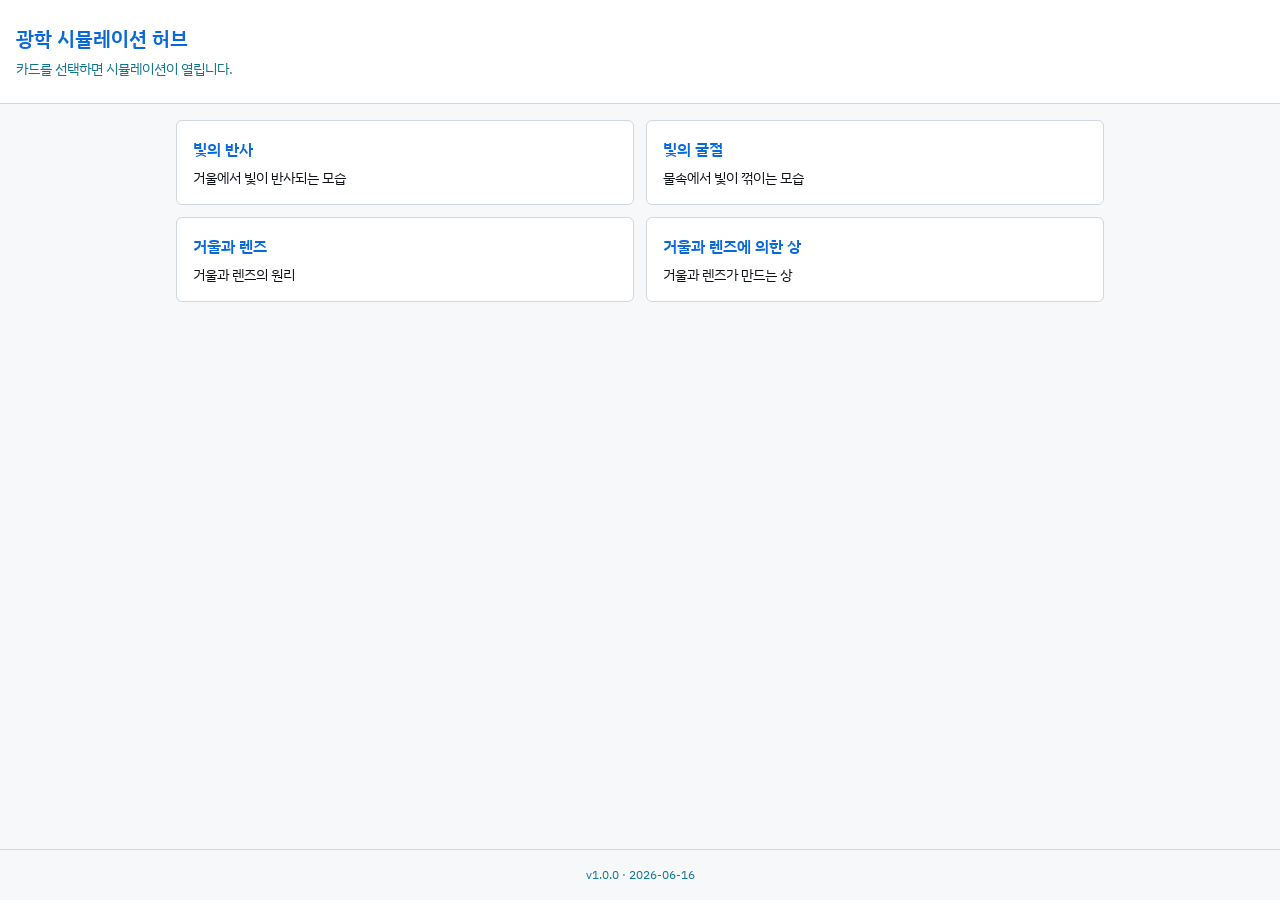
<file: index.html>
<!DOCTYPE html>
<html lang="ko">
<head>
  <meta charset="UTF-8" />
  <meta name="viewport" content="width=device-width, initial-scale=1.0" />
  <title>광학 시뮬레이션 허브</title>
  <link rel="preconnect" href="https://fonts.googleapis.com" />
  <link rel="preconnect" href="https://fonts.gstatic.com" crossorigin />
  <link href="https://fonts.googleapis.com/css2?family=IBM+Plex+Sans+KR:wght@400;500;600&display=swap" rel="stylesheet" />
  <style>
    :root {
      --color-main: #0969da;
      --color-sub: #0e7490;
      --color-bg: #f6f8fa;
      --color-text: #0d1117;
      --color-divider: #d0d7de;
    }

    * {
      box-sizing: border-box;
    }

    body {
      margin: 0;
      background: var(--color-bg);
      color: var(--color-text);
      font-family: "IBM Plex Sans KR", sans-serif;
      line-height: 1.5;
      display: flex;
      flex-direction: column;
      min-height: 100vh;
    }

    header {
      padding: 24px 16px;
      border-bottom: 1px solid var(--color-divider);
      background: #ffffff;
    }

    header h1 {
      margin: 0;
      font-size: 20px;
      font-weight: 600;
      color: var(--color-main);
    }

    header p {
      margin: 4px 0 0;
      font-size: 14px;
      color: var(--color-sub);
    }

    main {
      flex: 1;
      width: 100%;
      max-width: 960px;
      margin: 0 auto;
      padding: 16px;
    }

    .grid {
      display: grid;
      grid-template-columns: 1fr;
      gap: 12px;
    }

    @media (min-width: 600px) {
      .grid {
        grid-template-columns: repeat(2, 1fr);
      }
    }

    .card {
      display: block;
      padding: 16px;
      background: #ffffff;
      border: 1px solid var(--color-divider);
      border-radius: 6px;
      text-decoration: none;
      color: inherit;
    }

    .card:hover {
      border-color: var(--color-main);
    }

    .card h2 {
      margin: 0 0 6px;
      font-size: 16px;
      font-weight: 600;
      color: var(--color-main);
    }

    .card p {
      margin: 0;
      font-size: 14px;
      color: var(--color-text);
    }

    footer {
      padding: 16px;
      border-top: 1px solid var(--color-divider);
      text-align: center;
      font-size: 12px;
      color: var(--color-sub);
    }
  </style>
</head>
<body>
  <header>
    <h1>광학 시뮬레이션 허브</h1>
    <p>카드를 선택하면 시뮬레이션이 열립니다.</p>
  </header>

  <main>
    <div class="grid" id="sim-grid"></div>
  </main>

  <footer>v1.0.0 · 2026-06-16</footer>

  <script src="simulations.js"></script>
  <script>
    (function () {
      var grid = document.getElementById("sim-grid");
      simulations.forEach(function (sim) {
        var card = document.createElement("a");
        card.className = "card";
        card.href = sim.file;

        var title = document.createElement("h2");
        title.textContent = sim.title;

        var desc = document.createElement("p");
        desc.textContent = sim.desc;

        card.appendChild(title);
        card.appendChild(desc);
        grid.appendChild(card);
      });
    })();
  </script>
</body>
</html>
</file>
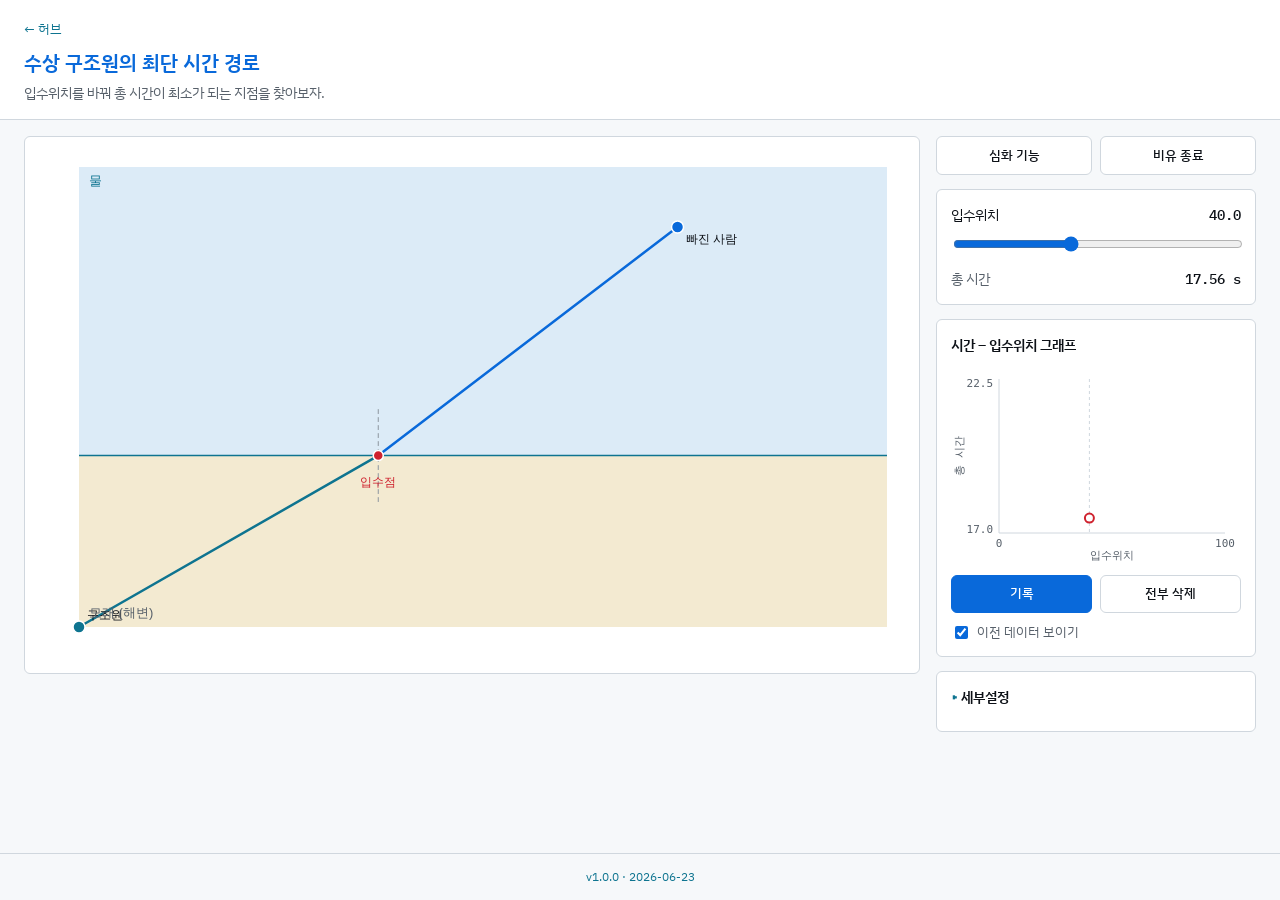
<file: sim_refraction/index.html>
<!DOCTYPE html>
<html lang="ko">
<head>
  <meta charset="UTF-8" />
  <meta name="viewport" content="width=device-width, initial-scale=1.0" />
  <title>굴절 비유 — 수상 구조에서 빛으로</title>
  <link rel="preconnect" href="https://fonts.googleapis.com" />
  <link rel="preconnect" href="https://fonts.gstatic.com" crossorigin />
  <link href="https://fonts.googleapis.com/css2?family=IBM+Plex+Sans+KR:wght@400;500;600&family=IBM+Plex+Mono:wght@400;500&display=swap" rel="stylesheet" />
  <link rel="stylesheet" href="style.css" />
</head>
<body>

  <!-- ===== HEADER ===== -->
  <header class="topbar">
    <a class="hub-link" href="../sim_hub/index.html">← 허브</a>
    <h1 id="page-title">수상 구조원의 최단 시간 경로</h1>
    <p id="page-sub">입수위치를 바꿔 총 시간이 최소가 되는 지점을 찾아보자.</p>
  </header>

  <!-- ===== MAIN LAYOUT ===== -->
  <main class="layout">

    <!-- ===== SCENE ===== -->
    <section class="scene-wrap">
      <canvas id="scene" class="scene-canvas"></canvas>
      <p id="light-note" class="light-note" hidden>
        실제 빛은 시간이 최소가 되는 경로(굴절 광선)를 택한다.
      </p>
    </section>

    <!-- ===== CONTROL PANEL ===== -->
    <aside class="panel">

      <!-- 모드 토글 -->
      <div class="mode-row">
        <button id="btn-advanced" class="mode-btn" type="button">심화 기능</button>
        <button id="btn-mode" class="mode-btn" type="button">비유 종료</button>
      </div>

      <!-- 입수위치 (유일한 패널 변수) -->
      <div class="group">
        <label class="lbl" for="x-slider">
          <span id="x-label">입수위치</span>
          <span class="val mono"><span id="x-readout">0</span></span>
        </label>
        <input id="x-slider" class="slider" type="range" min="0" max="100" step="0.5" value="40" />
        <div class="readout">
          <span>총 시간</span>
          <span class="val mono"><span id="t-readout">0</span> s</span>
        </div>
      </div>

      <!-- 심화: 굴절 조건 readout -->
      <div id="adv-box" class="group adv" hidden>
        <p class="formula mono" id="formula"></p>
        <div class="readout">
          <span id="lhs-label">sin θ₁</span>
          <span class="val mono" id="lhs-val">0</span>
        </div>
        <div class="readout">
          <span id="rhs-label">n·sin θ₂</span>
          <span class="val mono" id="rhs-val">0</span>
        </div>
        <p class="hint" id="match-hint">두 값이 같아지는 입수위치가 최소시간(굴절) 지점.</p>
      </div>

      <!-- 그래프 -->
      <div class="group">
        <div class="group-title">시간 – 입수위치 그래프</div>
        <canvas id="graph" class="graph-canvas"></canvas>
        <div class="btn-row">
          <button id="btn-record" class="btn" type="button">기록</button>
          <button id="btn-clear" class="btn btn-ghost" type="button">전부 삭제</button>
        </div>
        <label class="check">
          <input id="chk-prev" type="checkbox" checked />
          이전 데이터 보이기
        </label>
      </div>

      <!-- 세부설정 (접이식) -->
      <details class="group settings">
        <summary class="group-title">세부설정</summary>

        <div class="field">
          <label for="set-beach">해변 가로 범위</label>
          <input id="set-beach" type="number" min="10" step="5" value="100" />
        </div>
        <div class="field">
          <label for="set-L">L (구조원 → 해안선 거리)</label>
          <input id="set-L" type="number" min="1" step="1" value="30" />
        </div>
        <div class="field">
          <label for="set-d">해안선 → 사람 수직 거리</label>
          <input id="set-d" type="number" min="1" step="1" value="40" />
        </div>
        <div class="field">
          <label for="set-p">p (사람의 가로 위치)</label>
          <input id="set-p" type="number" min="0" step="1" value="80" />
        </div>
        <div class="field">
          <label for="set-v">v (모래 속력)</label>
          <input id="set-v" type="number" min="0.1" step="0.1" value="8" />
        </div>
        <div class="field">
          <label for="set-vw">물에서의 속력 (= v/n)</label>
          <input id="set-vw" type="number" min="0.1" step="0.1" value="5" />
        </div>
        <p class="hint" id="set-note">물 속력은 모래 속력보다 작아야 한다 (n &gt; 1).</p>
        <div class="readout">
          <span>n (굴절률)</span>
          <span class="val mono" id="n-readout">1.60</span>
        </div>
      </details>

    </aside>
  </main>

  <!-- ===== FOOTER ===== -->
  <footer class="foot">v1.0.0 · 2026-06-23</footer>

  <!-- ===== SCRIPTS ===== -->
  <script src="physics.js"></script>
  <script src="scene.js"></script>
  <script src="graph.js"></script>
  <script src="main.js"></script>
</body>
</html>
</file>
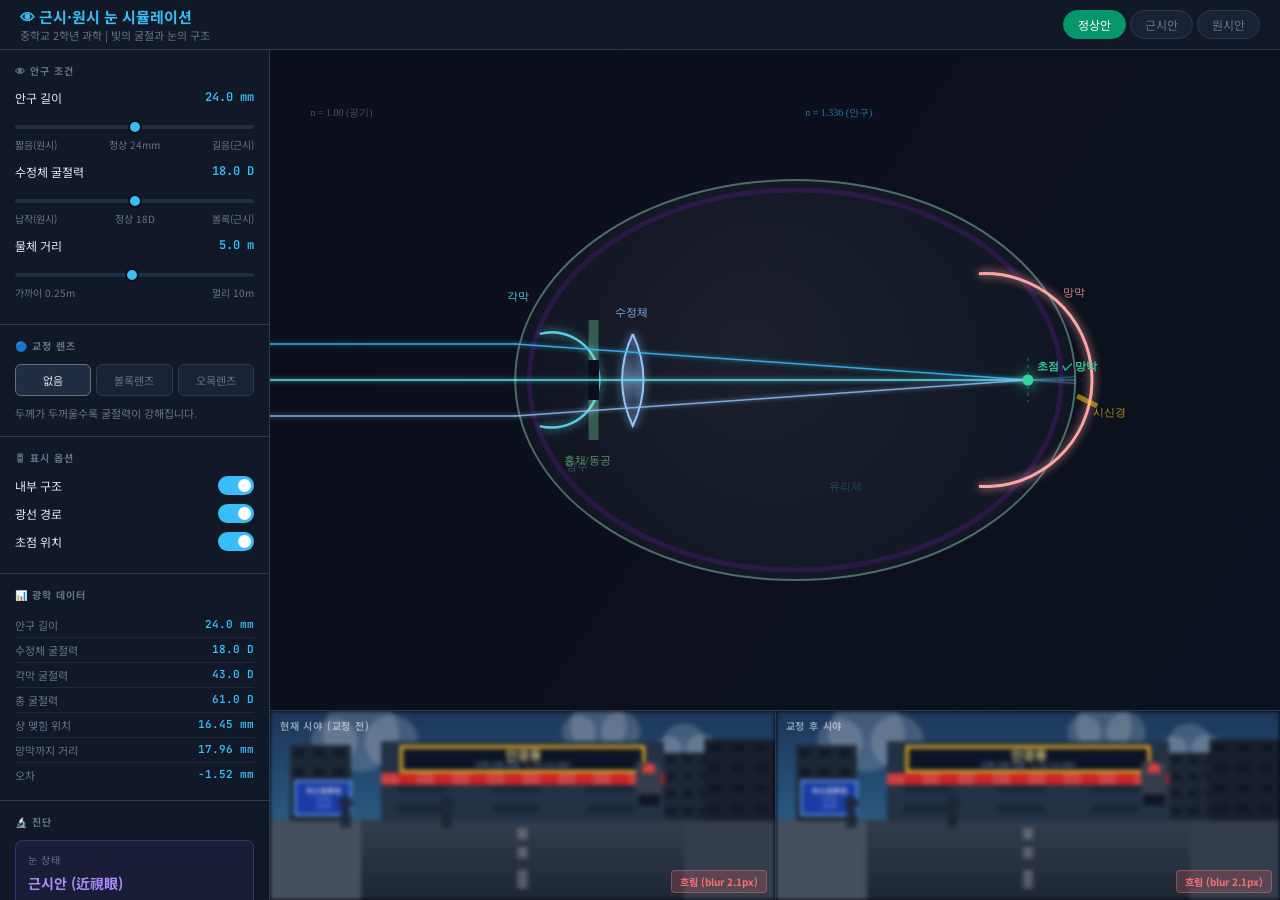
<file: simulations/light_eye_v1.1.html>
<!DOCTYPE html>
<html lang="ko">
<head>
<meta charset="UTF-8">
<meta name="viewport" content="width=device-width, initial-scale=1.0">
<title>근시·원시 눈 시뮬레이션</title>
<style>
@import url('https://fonts.googleapis.com/css2?family=Noto+Sans+KR:wght@300;400;500;700&family=JetBrains+Mono:wght@400;600&display=swap');
:root {
  --bg:#0b0f1a; --surface:#111827; --surface2:#1a2235; --surface3:#212d42;
  --border:#2a3a55; --accent:#38bdf8; --green:#34d399; --yellow:#fbbf24;
  --red:#f87171; --purple:#a78bfa; --text:#e2e8f0; --muted:#64748b;
}
*{box-sizing:border-box;margin:0;padding:0;}
body{background:var(--bg);color:var(--text);font-family:'Noto Sans KR',sans-serif;height:100vh;display:flex;flex-direction:column;overflow:hidden;}

/* Header */
header{background:var(--surface);border-bottom:1px solid var(--border);padding:0 20px;height:50px;display:flex;align-items:center;gap:14px;flex-shrink:0;}
header h1{font-size:15px;font-weight:700;color:var(--accent);}
header p{font-size:11px;color:var(--muted);}
.eye-tabs{margin-left:auto;display:flex;gap:4px;}
.eye-tab{background:var(--surface2);border:1px solid var(--border);color:var(--muted);font-size:12px;font-family:'Noto Sans KR',sans-serif;padding:5px 14px;border-radius:20px;cursor:pointer;transition:all .2s;}
.eye-tab:hover{color:var(--text);}
.eye-tab.normal.active{background:#059669;border-color:#059669;color:#fff;}
.eye-tab.myopia.active{background:#7c3aed;border-color:#7c3aed;color:#fff;}
.eye-tab.hyperopia.active{background:#b45309;border-color:#b45309;color:#fff;}

/* Layout */
main{flex:1;display:flex;overflow:hidden;}

/* Panel */
#panel{width:270px;min-width:270px;background:var(--surface);border-right:1px solid var(--border);display:flex;flex-direction:column;overflow-y:auto;}
#panel::-webkit-scrollbar{width:3px;}
#panel::-webkit-scrollbar-thumb{background:var(--border);}
.psec{border-bottom:1px solid var(--border);padding:13px 15px;}
.psec:last-child{border-bottom:none;}
.stitle{font-size:10px;font-weight:700;color:var(--muted);text-transform:uppercase;letter-spacing:1px;margin-bottom:11px;}
.ctrl{margin-bottom:11px;}
.ctrl .lr{display:flex;justify-content:space-between;margin-bottom:4px;}
.ctrl .lbl{font-size:12px;color:var(--text);}
.ctrl .val{font-size:12px;font-family:'JetBrains Mono',monospace;color:var(--accent);font-weight:600;}
input[type=range]{width:100%;height:4px;border-radius:2px;background:var(--surface3);outline:none;border:none;-webkit-appearance:none;cursor:pointer;}
input[type=range]::-webkit-slider-thumb{-webkit-appearance:none;width:14px;height:14px;border-radius:50%;background:var(--accent);cursor:pointer;border:2px solid var(--bg);}
.hint{font-size:10px;color:var(--muted);margin-top:3px;display:flex;justify-content:space-between;}

/* Lens buttons */
.lbtns{display:flex;gap:5px;margin-bottom:9px;}
.lbtn{flex:1;padding:7px 3px;border-radius:6px;border:1px solid var(--border);background:var(--surface2);color:var(--muted);font-size:11px;font-family:'Noto Sans KR',sans-serif;cursor:pointer;transition:all .15s;text-align:center;}
.lbtn:hover{color:var(--text);}
.lbtn.active.none{background:var(--surface3);border-color:var(--muted);color:var(--text);}
.lbtn.active.convex{background:#1d4ed8;border-color:#3b82f6;color:#fff;}
.lbtn.active.concave{background:#6d28d9;border-color:#8b5cf6;color:#fff;}

/* Toggle */
.trow{display:flex;align-items:center;justify-content:space-between;margin-bottom:9px;}
.tlbl{font-size:12px;}
.tog{width:36px;height:19px;background:var(--border);border-radius:10px;position:relative;cursor:pointer;border:none;transition:background .2s;flex-shrink:0;}
.tog.on{background:var(--accent);}
.tog::after{content:'';width:13px;height:13px;background:#fff;border-radius:50%;position:absolute;top:3px;left:3px;transition:left .2s;}
.tog.on::after{left:20px;}

/* Info */
.irow{display:flex;justify-content:space-between;padding:4px 0;border-bottom:1px solid rgba(42,58,85,.5);font-size:11px;}
.irow:last-child{border-bottom:none;}
.ik{color:var(--muted);}
.iv{font-family:'JetBrains Mono',monospace;color:var(--accent);font-weight:600;}

/* Diagnosis */
.diag{border-radius:8px;padding:10px 12px;font-size:11px;line-height:1.8;margin-top:4px;}
.diag .dl{font-size:10px;color:var(--muted);text-transform:uppercase;letter-spacing:.5px;}
.diag .ds{font-size:14px;font-weight:700;margin:2px 0 4px;}
.diag.normal{background:rgba(52,211,153,.08);border:1px solid rgba(52,211,153,.3);}
.diag.normal .ds{color:var(--green);}
.diag.myopia{background:rgba(139,92,246,.08);border:1px solid rgba(139,92,246,.3);}
.diag.myopia .ds{color:var(--purple);}
.diag.hyper{background:rgba(251,191,36,.08);border:1px solid rgba(251,191,36,.3);}
.diag.hyper .ds{color:var(--yellow);}

/* Sim area */
#simArea{flex:1;display:flex;flex-direction:column;overflow:hidden;}
#eyeWrap{flex:1;position:relative;overflow:hidden;min-height:0;}
#eyeCanvas{display:block;width:100%;height:100%;}

/* Vision */
#visionPanel{height:190px;min-height:190px;border-top:1px solid var(--border);background:#000;display:flex;overflow:hidden;}
.vhalf{flex:1;position:relative;overflow:hidden;}
.vhalf+.vhalf{border-left:1px solid var(--border);}
.vlabel{position:absolute;top:7px;left:10px;font-size:10px;font-weight:700;text-transform:uppercase;letter-spacing:.8px;color:rgba(255,255,255,.5);z-index:2;}
#visCanvas,#corCanvas{width:100%;height:100%;display:block;}
.vbadge{position:absolute;bottom:7px;right:8px;font-size:10px;font-weight:700;padding:3px 8px;border-radius:4px;z-index:2;}
.vbadge.blurry{background:rgba(248,113,113,.2);color:var(--red);border:1px solid rgba(248,113,113,.4);}
.vbadge.ok{background:rgba(52,211,153,.2);color:var(--green);border:1px solid rgba(52,211,153,.4);}
</style>
</head>
<body>
<header>
  <div>
    <h1>👁 근시·원시 눈 시뮬레이션</h1>
    <p>중학교 2학년 과학 | 빛의 굴절과 눈의 구조</p>
  </div>
  <div class="eye-tabs">
    <button class="eye-tab normal active" onclick="setPreset('normal')">정상안</button>
    <button class="eye-tab myopia"        onclick="setPreset('myopia')">근시안</button>
    <button class="eye-tab hyperopia"     onclick="setPreset('hyperopia')">원시안</button>
  </div>
</header>

<main>
<div id="panel">
  <div class="psec">
    <div class="stitle">👁 안구 조건</div>
    <div class="ctrl">
      <div class="lr"><span class="lbl">안구 길이</span><span class="val" id="vEyeLen">24.0 mm</span></div>
      <input type="range" id="sEyeLen" min="18" max="30" step="0.1" value="24" oninput="onSL(this,'eyeLen','vEyeLen',' mm')">
      <div class="hint"><span>짧음(원시)</span><span>정상 24mm</span><span>길음(근시)</span></div>
    </div>
    <div class="ctrl">
      <div class="lr"><span class="lbl">수정체 굴절력</span><span class="val" id="vLensPow">18.0 D</span></div>
      <input type="range" id="sLensPow" min="8" max="28" step="0.1" value="18" oninput="onSL(this,'lensPow','vLensPow',' D')">
      <div class="hint"><span>납작(원시)</span><span>정상 18D</span><span>볼록(근시)</span></div>
    </div>
    <div class="ctrl">
      <div class="lr"><span class="lbl">물체 거리</span><span class="val" id="vObjDist">5.0 m</span></div>
      <input type="range" id="sObjDist" min="0.25" max="10" step="0.05" value="5" oninput="onSL(this,'objDist','vObjDist',' m')">
      <div class="hint"><span>가까이 0.25m</span><span>멀리 10m</span></div>
    </div>
  </div>

  <div class="psec">
    <div class="stitle">🔵 교정 렌즈</div>
    <div class="lbtns">
      <button class="lbtn none active" id="btnNone"    onclick="setLens('none')">없음</button>
      <button class="lbtn convex"      id="btnConvex"  onclick="setLens('convex')">볼록렌즈</button>
      <button class="lbtn concave"     id="btnConcave" onclick="setLens('concave')">오목렌즈</button>
    </div>
    <div id="lensCtrl" style="display:none">
      <div class="ctrl">
        <div class="lr"><span class="lbl">렌즈 두께(굴절력)</span><span class="val" id="vLensD">3.0 D</span></div>
        <input type="range" id="sLensD" min="0.5" max="14" step="0.1" value="3" oninput="onSL(this,'lensD','vLensD',' D')">
      </div>
    </div>
    <div style="font-size:11px;color:var(--muted);line-height:1.6">두께가 두꺼울수록 굴절력이 강해집니다.</div>
  </div>

  <div class="psec">
    <div class="stitle">🎛 표시 옵션</div>
    <div class="trow"><span class="tlbl">내부 구조</span><button class="tog on" id="togAnatomy" onclick="tog('anatomy')"></button></div>
    <div class="trow"><span class="tlbl">광선 경로</span><button class="tog on" id="togRays"    onclick="tog('rays')"></button></div>
    <div class="trow"><span class="tlbl">초점 위치</span><button class="tog on" id="togFocal"   onclick="tog('focal')"></button></div>
  </div>

  <div class="psec">
    <div class="stitle">📊 광학 데이터</div>
    <div class="irow"><span class="ik">안구 길이</span><span class="iv" id="dEL">24.0 mm</span></div>
    <div class="irow"><span class="ik">수정체 굴절력</span><span class="iv" id="dLP">18.0 D</span></div>
    <div class="irow"><span class="ik">각막 굴절력</span><span class="iv">43.0 D</span></div>
    <div class="irow"><span class="ik">총 굴절력</span><span class="iv" id="dTP">—</span></div>
    <div class="irow"><span class="ik">상 맺힘 위치</span><span class="iv" id="dIP">—</span></div>
    <div class="irow"><span class="ik">망막까지 거리</span><span class="iv" id="dRP">—</span></div>
    <div class="irow"><span class="ik">오차</span><span class="iv" id="dER">—</span></div>
  </div>

  <div class="psec">
    <div class="stitle">🔬 진단</div>
    <div class="diag normal" id="diagBox">
      <div class="dl">눈 상태</div>
      <div class="ds" id="diagS">정상안</div>
      <div id="diagD">망막 위에 정확히 초점이 맺힙니다.</div>
    </div>
  </div>
</div>

<div id="simArea">
  <div id="eyeWrap"><canvas id="eyeCanvas"></canvas></div>
  <div id="visionPanel">
    <div class="vhalf">
      <div class="vlabel">현재 시야 (교정 전)</div>
      <canvas id="visCanvas"></canvas>
      <div class="vbadge blurry" id="badge1">흐림</div>
    </div>
    <div class="vhalf">
      <div class="vlabel">교정 후 시야</div>
      <canvas id="corCanvas"></canvas>
      <div class="vbadge ok" id="badge2">선명</div>
    </div>
  </div>
</div>
</main>

<script>
// ── State ──────────────────────────────────────────────────
const S = {
  eyeLen: 24, lensPow: 18, objDist: 5,
  lens: 'none', lensD: 3,
  show: { anatomy:true, rays:true, focal:true }
};
const CORNEA = 43;   // D fixed
const N_EYE  = 1.336;

// ── Physics ────────────────────────────────────────────────
function calcOptics(overrideLens) {
  const lens = overrideLens !== undefined ? overrideLens : S.lens;
  let corrP = 0;
  if (lens === 'convex')  corrP =  S.lensD;
  if (lens === 'concave') corrP = -S.lensD;
  const Ptotal = CORNEA + S.lensPow + corrP;
  const u = -S.objDist;                    // real object → negative
  const inv_v = Ptotal + (1/u);
  const v = Math.abs(inv_v) > 1e-9 ? 1/inv_v : 1e9;   // m
  const v_ret = (S.eyeLen / 1000) / N_EYE; // optical path to retina (m)
  const err = v - v_ret;                   // + = behind retina (원시), − = before (근시)
  return { Ptotal, corrP, v, v_ret, err };
}

function blurFromErr(err) {
  return Math.min(Math.abs(err) * 1400, 30);
}

// ── Canvases ───────────────────────────────────────────────
const eyeC = document.getElementById('eyeCanvas');  const ec = eyeC.getContext('2d');
const visC = document.getElementById('visCanvas');   const vc = visC.getContext('2d');
const corC = document.getElementById('corCanvas');   const cc = corC.getContext('2d');

function resize() {
  const ew = document.getElementById('eyeWrap');
  eyeC.width = ew.clientWidth; eyeC.height = ew.clientHeight;
  const vp = document.getElementById('visionPanel');
  const vw = Math.floor(vp.clientWidth/2), vh = vp.clientHeight;
  visC.width = corC.width = vw; visC.height = corC.height = vh;
  render();
}
window.addEventListener('resize', resize);

// ── Main render ────────────────────────────────────────────
function render() {
  const opt = calcOptics();
  drawEye(opt);
  const optNone = calcOptics('none');  // what uncorrected eye sees
  drawVision(vc, blurFromErr(optNone.err), 'badge1');
  drawVision(cc, blurFromErr(opt.err),    'badge2');
  updatePanel(opt, optNone);
}

// ══════════════════════════════════════════════════════════
//  EYE DRAWING
// ══════════════════════════════════════════════════════════
function drawEye(opt) {
  const W = eyeC.width, H = eyeC.height;
  ec.clearRect(0,0,W,H);

  // dark background
  const bg = ec.createLinearGradient(0,0,W,H);
  bg.addColorStop(0,'#0b0f1a'); bg.addColorStop(1,'#0d1220');
  ec.fillStyle = bg; ec.fillRect(0,0,W,H);

  // ── Geometry ──────────────────────────────────────────
  const cy = H * 0.5;
  // Eye horizontal radius scales with eyeLen
  const baseW = Math.min(W * 0.38, 280);
  const baseH = Math.min(H * 0.52, 200);
  const scale = S.eyeLen / 24;
  const eW = baseW * Math.max(0.8, Math.min(scale, 1.2));
  const eH = baseH;

  // Center of eyeball slightly right of canvas center
  const ox = W * 0.52;

  const retinaX  = ox + eW;           // retina back wall
  const corneaX  = ox - eW;           // cornea front
  const lensX    = ox - eW * 0.58;    // crystalline lens center
  const pupilX   = ox - eW * 0.72;    // pupil plane
  const glassX   = ox - eW * 1.18;    // corrective lens

  // ── Sclera ──
  if (S.show.anatomy) {
    ec.save();
    // Fill
    ec.beginPath(); ec.ellipse(ox, cy, eW, eH, 0, 0, Math.PI*2);
    const sg = ec.createRadialGradient(ox-eW*0.2, cy-eH*0.2, 0, ox, cy, eW*1.1);
    sg.addColorStop(0,'rgba(240,248,255,0.07)'); sg.addColorStop(1,'rgba(200,230,255,0.02)');
    ec.fillStyle = sg; ec.fill();
    // Outline
    ec.strokeStyle = 'rgba(167,243,208,0.4)'; ec.lineWidth = 2; ec.stroke();
    ec.restore();

    // Choroid (thin dark ring inside sclera)
    ec.save();
    ec.beginPath(); ec.ellipse(ox, cy, eW*0.95, eH*0.95, 0, 0, Math.PI*2);
    ec.strokeStyle = 'rgba(88,28,135,0.35)'; ec.lineWidth = 5; ec.stroke();
    ec.restore();

    // Retina arc
    ec.save();
    ec.beginPath();
    ec.arc(retinaX - eW*0.32, cy, eW*0.38, -Math.PI*0.52, Math.PI*0.52);
    ec.strokeStyle = '#fca5a5'; ec.lineWidth = 3;
    ec.shadowColor = '#fca5a5'; ec.shadowBlur = 8; ec.stroke();
    ec.restore();
    label(ec, '망막', retinaX-12, cy - eH*0.42, 'rgba(252,165,165,0.85)');

    // Optic nerve
    ec.save();
    ec.beginPath();
    ec.moveTo(retinaX+2, cy+eH*0.08); ec.lineTo(retinaX+22, cy+eH*0.13);
    ec.strokeStyle='rgba(250,204,21,0.55)'; ec.lineWidth=5; ec.stroke();
    ec.restore();
    label(ec,'시신경',retinaX+18,cy+eH*0.18,'rgba(250,204,21,0.7)');

    // Vitreous label
    label(ec,'유리체',ox+eW*0.12,cy+eH*0.55,'rgba(56,189,248,0.3)');

    // Aqueous
    label(ec,'방수',(corneaX+lensX)/2-8,cy+eH*0.45,'rgba(103,232,249,0.3)');

    // Cornea arc
    ec.save();
    ec.beginPath();
    ec.arc(corneaX+eW*0.13, cy, eW*0.17, -Math.PI*0.58, Math.PI*0.58);
    ec.strokeStyle='rgba(103,232,249,0.85)'; ec.lineWidth=2.5;
    ec.shadowColor='#67e8f9'; ec.shadowBlur=10; ec.stroke();
    ec.restore();
    label(ec,'각막',corneaX-8,cy-eH*0.4,'rgba(103,232,249,0.85)');

    // Iris / Pupil
    ec.save();
    ec.strokeStyle='rgba(134,239,172,0.3)'; ec.lineWidth=10;
    ec.beginPath(); ec.moveTo(pupilX,cy-eH*0.3); ec.lineTo(pupilX,cy+eH*0.3); ec.stroke();
    ec.strokeStyle='#0b0f1a'; ec.lineWidth=11;
    ec.beginPath(); ec.moveTo(pupilX,cy-eH*0.1); ec.lineTo(pupilX,cy+eH*0.1); ec.stroke();
    ec.restore();
    label(ec,'홍채/동공',pupilX-30,cy+eH*0.42,'rgba(134,239,172,0.6)');

    // Crystalline lens — thickness varies with lensPow
    const lThick = 6 + (S.lensPow - 8) * 1.55;
    ec.save();
    ec.beginPath();
    ec.moveTo(lensX, cy-eH*0.23);
    ec.quadraticCurveTo(lensX-lThick, cy, lensX, cy+eH*0.23);
    ec.quadraticCurveTo(lensX+lThick, cy, lensX, cy-eH*0.23);
    const lg = ec.createRadialGradient(lensX,cy,0,lensX,cy,lThick+6);
    lg.addColorStop(0,'rgba(147,197,253,0.5)'); lg.addColorStop(1,'rgba(147,197,253,0.08)');
    ec.fillStyle=lg; ec.fill();
    ec.strokeStyle='#93c5fd'; ec.lineWidth=2;
    ec.shadowColor='#93c5fd'; ec.shadowBlur=8; ec.stroke();
    ec.restore();
    label(ec,'수정체',lensX-18,cy-eH*0.32,'rgba(147,197,253,0.9)');

    // Axis
    ec.save();
    ec.strokeStyle='rgba(255,255,255,0.07)'; ec.lineWidth=1; ec.setLineDash([4,6]);
    ec.beginPath(); ec.moveTo(W*0.04,cy); ec.lineTo(retinaX+10,cy); ec.stroke();
    ec.setLineDash([]); ec.restore();

    // n labels
    ec.save();
    ec.font='10px JetBrains Mono';
    ec.fillStyle='rgba(100,116,139,0.7)'; ec.fillText('n = 1.00 (공기)', W*0.04, H*0.1);
    ec.fillStyle='rgba(56,189,248,0.6)'; ec.fillText('n = 1.336 (안구)', ox+10, H*0.1);
    ec.restore();
  }

  // ── Corrective lens ──
  if (S.lens !== 'none') {
    const tpx = S.lensD * 2.0;
    const lh = eH * 0.72;
    ec.save();
    if (S.lens === 'convex') {
      ec.beginPath();
      ec.moveTo(glassX, cy-lh/2);
      ec.quadraticCurveTo(glassX-tpx, cy, glassX, cy+lh/2);
      ec.quadraticCurveTo(glassX+tpx, cy, glassX, cy-lh/2);
      ec.fillStyle='rgba(251,191,36,0.1)'; ec.fill();
      ec.strokeStyle='#fbbf24'; ec.lineWidth=2.5;
      ec.shadowColor='#fbbf24'; ec.shadowBlur=10; ec.stroke();
      ec.fillStyle='#fbbf24'; ec.font='bold 11px Noto Sans KR'; ec.textAlign='center';
      ec.fillText('볼록렌즈',glassX,cy-lh/2-10);
      ec.font='10px JetBrains Mono';
      ec.fillText('+'+S.lensD.toFixed(1)+'D',glassX,cy+lh/2+16);
    } else {
      ec.beginPath();
      ec.moveTo(glassX-tpx, cy-lh/2);
      ec.lineTo(glassX+tpx, cy-lh/2);
      ec.quadraticCurveTo(glassX, cy, glassX+tpx, cy+lh/2);
      ec.lineTo(glassX-tpx, cy+lh/2);
      ec.quadraticCurveTo(glassX, cy, glassX-tpx, cy-lh/2);
      ec.fillStyle='rgba(167,139,250,0.1)'; ec.fill();
      ec.strokeStyle='#a78bfa'; ec.lineWidth=2.5;
      ec.shadowColor='#a78bfa'; ec.shadowBlur=10; ec.stroke();
      ec.fillStyle='#a78bfa'; ec.font='bold 11px Noto Sans KR'; ec.textAlign='center';
      ec.fillText('오목렌즈',glassX,cy-lh/2-10);
      ec.font='10px JetBrains Mono';
      ec.fillText('-'+S.lensD.toFixed(1)+'D',glassX,cy+lh/2+16);
    }
    ec.restore();
  }

  // ── RAYS ──────────────────────────────────────────────
  if (S.show.rays) {
    // We use the thin-lens model:
    // The combined system refracts rays at a single plane (pupilX).
    // For object at distance u (m), combined power P (D):
    //   image distance v (m) = 1/(P - 1/|u|)
    // We map v onto canvas: focal px = corneaX + v/v_ret * eW
    // Rays converge (or diverge if v<0) at that point.
    const { Ptotal, v, v_ret } = opt;

    // 3 rays: top, center, bottom entering pupil
    const rayEntries = [
      { py: cy - eH*0.18, color:'rgba(56,189,248,0.85)' },
      { py: cy,            color:'rgba(103,232,249,0.9)' },
      { py: cy + eH*0.18, color:'rgba(147,197,253,0.8)' },
    ];

    // Focal point canvas position
    // corneaX → retinaX = 2*eW pixels  (retinaX = ox+eW, corneaX = ox-eW)
    // So: when v == v_ret → focalPx == retinaX ✓
    const focalPx = corneaX + (v / v_ret) * 2 * eW;

    for (const ray of rayEntries) {
      drawRay(ec, ray, S.lens, glassX, corneaX, pupilX, lensX, retinaX, cy, eW, eH, focalPx, v, v_ret);
    }
  }

  // ── Focal dot ──
  if (S.show.focal) {
    const { v, v_ret } = opt;
    const focalPx = corneaX + (v / v_ret) * 2 * eW;
    const onRetina = Math.abs(v - v_ret) < 0.002;
    const col = onRetina ? '#34d399' : (v < v_ret ? '#f87171' : '#fbbf24');
    const lbl = onRetina ? '초점 ✓ 망막' : (v < v_ret ? '초점 (망막 앞)' : '초점 (망막 뒤)');

    if (focalPx > corneaX - 60 && focalPx < W + 20) {
      ec.save();
      ec.fillStyle = col; ec.shadowColor = col; ec.shadowBlur = 14;
      ec.beginPath(); ec.arc(focalPx, cy, 5.5, 0, Math.PI*2); ec.fill();
      ec.shadowBlur=0;
      ec.strokeStyle=col; ec.lineWidth=1; ec.setLineDash([3,4]); ec.globalAlpha=0.5;
      ec.beginPath(); ec.moveTo(focalPx,cy-22); ec.lineTo(focalPx,cy+22); ec.stroke();
      ec.setLineDash([]); ec.globalAlpha=1;
      ec.font='bold 11px Noto Sans KR'; ec.fillStyle=col; ec.textAlign='left';
      ec.fillText(lbl, focalPx+9, cy-10);
      ec.restore();
    }
  }
}

// ── Draw a single ray with correct convergence ──────────────
function drawRay(ctx, ray, lens, glassX, corneaX, pupilX, lensX, retinaX, cy, eW, eH, focalPx, v, v_ret) {
  // The ray converges to focalPx on the optical axis (cy).
  // BEFORE cornea: rays come from far left, parallel (object at infinity ≈ no angle change visible)
  // or slightly converging/diverging based on object distance.
  // For clarity (middle school level): draw rays PARALLEL coming in from left, then converge after lens system.

  ctx.save();
  ctx.strokeStyle = ray.color;
  ctx.lineWidth = 1.6;
  ctx.shadowColor = ray.color;
  ctx.shadowBlur = 4;
  ctx.lineCap = 'round';

  const startX = corneaX - eW * 1.05;
  const entryY = ray.py;

  // ── Segment 1: free space → glass lens (if any) ──
  if (lens !== 'none') {
    // Slight refraction at corrective lens
    const corrP = lens === 'convex' ? S.lensD : -S.lensD;
    const h = entryY - cy;
    // angle change from thin lens: Δα = -h * P (in diopter units, scaled)
    const dAlpha = -h * corrP * 0.0003;

    // After glass, ray travels to cornea
    const corneaEntryY = entryY + dAlpha * (corneaX - glassX);

    ctx.beginPath();
    ctx.moveTo(startX, entryY);
    ctx.lineTo(glassX, entryY);
    ctx.stroke();

    ctx.beginPath();
    ctx.moveTo(glassX, entryY);
    ctx.lineTo(corneaX, corneaEntryY);
    ctx.stroke();

    // ── Segment 2: inside eye → focal point (or retina) ──
    // After all optics (cornea + lens), the ray converges to focalPx
    // We model: from corneaX at corneaEntryY, straight line to focalPx,cy
    // then continues beyond if focal is before retina
    const endX = Math.min(focalPx, retinaX + eW*0.4);
    if (Math.abs(focalPx - corneaX) > 1) {
      const slope = (cy - corneaEntryY) / (focalPx - corneaX);
      const endY = corneaEntryY + slope * (endX - corneaX);

      ctx.beginPath();
      ctx.moveTo(corneaX, corneaEntryY);
      ctx.lineTo(endX, clamp(endY, cy-eH, cy+eH));
      ctx.stroke();

      // If focal is BEFORE retina (근시): ray diverges after focal point
      // direction away from axis, same side as original entry height
      if (focalPx < retinaX) {
        ctx.globalAlpha = 0.32;
        // After converging to focal point, ray spreads back out
        // The spread direction mirrors the incoming angle (symmetric about axis)
        const divSlope = (cy - corneaEntryY) / (focalPx - corneaX); // same as convergence slope
        const divEndY = cy - divSlope * (retinaX - focalPx);          // flipped: diverge away
        ctx.beginPath();
        ctx.moveTo(focalPx, cy);
        ctx.lineTo(retinaX, clamp(divEndY, cy-eH, cy+eH));
        ctx.stroke();
        ctx.globalAlpha = 1;
      }
    }
  } else {
    // No corrective lens
    // Segment 1: straight from startX to corneaX at same height
    ctx.beginPath();
    ctx.moveTo(startX, entryY);
    ctx.lineTo(corneaX, entryY);
    ctx.stroke();

    // Segment 2: converge toward focalPx
    const endX = Math.min(focalPx, retinaX + eW*0.4);
    if (Math.abs(focalPx - corneaX) > 1) {
      const slope = (cy - entryY) / (focalPx - corneaX);
      const endY = entryY + slope * (endX - corneaX);

      ctx.beginPath();
      ctx.moveTo(corneaX, entryY);
      ctx.lineTo(endX, clamp(endY, cy-eH, cy+eH));
      ctx.stroke();

      // Diverge after focal if focal is before retina (근시)
      if (focalPx < retinaX) {
        ctx.globalAlpha = 0.32;
        const divSlope = (cy - entryY) / (focalPx - corneaX); // same as convergence
        const divEndY = cy - divSlope * (retinaX - focalPx);   // flipped: diverge away
        ctx.beginPath();
        ctx.moveTo(focalPx, cy);
        ctx.lineTo(retinaX, clamp(divEndY, cy-eH, cy+eH));
        ctx.stroke();
        ctx.globalAlpha = 1;
      }
    }
  }

  ctx.restore();
}

function clamp(v,lo,hi){return Math.max(lo,Math.min(hi,v));}
function label(ctx,txt,x,y,col){ctx.save();ctx.fillStyle=col;ctx.font='11px Noto Sans KR';ctx.fillText(txt,x,y);ctx.restore();}

// ══════════════════════════════════════════════════════════
//  VISION CANVAS — 야외 간판 읽기 장면
// ══════════════════════════════════════════════════════════
function drawVision(ctx, blurPx, badgeId) {
  const W = ctx.canvas.width, H = ctx.canvas.height;

  // Offscreen render
  const off = document.createElement('canvas');
  off.width = W; off.height = H;
  const oc = off.getContext('2d');

  // Sky
  const sky = oc.createLinearGradient(0,0,0,H*0.58);
  sky.addColorStop(0,'#1e3a5f'); sky.addColorStop(1,'#2d5f8a');
  oc.fillStyle=sky; oc.fillRect(0,0,W,H*0.58);

  // Clouds
  drawCloud(oc, W*0.18, H*0.12, 38);
  drawCloud(oc, W*0.65, H*0.08, 28);
  drawCloud(oc, W*0.82, H*0.18, 22);

  // Ground / road
  const gnd = oc.createLinearGradient(0,H*0.58,0,H);
  gnd.addColorStop(0,'#374151'); gnd.addColorStop(1,'#1f2937');
  oc.fillStyle=gnd; oc.fillRect(0,H*0.58,W,H*0.42);

  // Road lane marks
  oc.fillStyle='rgba(255,255,255,0.25)';
  oc.fillRect(W*0.49, H*0.62, W*0.02, H*0.06);
  oc.fillRect(W*0.49, H*0.72, W*0.02, H*0.06);
  oc.fillRect(W*0.49, H*0.84, W*0.02, H*0.1);

  // Sidewalk
  oc.fillStyle='#4b5563'; oc.fillRect(0,H*0.58,W*0.18,H*0.42);
  oc.fillStyle='#374151'; oc.fillRect(W*0.82,H*0.58,W*0.18,H*0.42);

  // Buildings background
  drawBuilding(oc, W*0.04, H*0.18, W*0.12, H*0.4, '#1f2937', '#111827');
  drawBuilding(oc, W*0.78, H*0.22, W*0.1, H*0.36, '#1f2937', '#111827');
  drawBuilding(oc, W*0.86, H*0.15, W*0.14, H*0.43, '#1a2030', '#111827');

  // Main building (store)
  drawBuilding(oc, W*0.22, H*0.16, W*0.56, H*0.42, '#243447', '#1a2a3a');

  // Store awning
  oc.fillStyle='#dc2626';
  oc.fillRect(W*0.22, H*0.33, W*0.56, H*0.06);
  // Awning stripes
  oc.fillStyle='rgba(255,255,255,0.15)';
  for(let i=0;i<8;i++) oc.fillRect(W*0.22+i*W*0.07, H*0.33, W*0.035, H*0.06);

  // ★ Main sign board ──────────────────────────────────────
  const signX = W*0.26, signY = H*0.19, signW = W*0.48, signH = H*0.13;
  // Sign bg
  oc.fillStyle='#0f172a';
  oc.fillRect(signX, signY, signW, signH);
  oc.strokeStyle='#fbbf24'; oc.lineWidth=3;
  oc.strokeRect(signX, signY, signW, signH);

  // Sign text - this is what blurs with myopia/hyperopia
  oc.fillStyle='#fde68a';
  oc.textAlign='center'; oc.textBaseline='middle';
  const bigFont = Math.max(10, Math.round(signH*0.48));
  oc.font=`bold ${bigFont}px Noto Sans KR`;
  oc.fillText('안경원', signX+signW*0.5, signY+signH*0.38);
  const smallFont = Math.max(7, Math.round(signH*0.26));
  oc.font=`${smallFont}px Noto Sans KR`;
  oc.fillStyle='#93c5fd';
  oc.fillText('시력 교정 전문  📞 02-123-4567', signX+signW*0.5, signY+signH*0.75);

  // Secondary sign (bus stop)
  const bs_x=W*0.05, bs_y=H*0.37, bs_w=W*0.11, bs_h=H*0.18;
  oc.fillStyle='#1e40af'; oc.fillRect(bs_x,bs_y,bs_w,bs_h);
  oc.strokeStyle='#60a5fa'; oc.lineWidth=2; oc.strokeRect(bs_x,bs_y,bs_w,bs_h);
  oc.fillStyle='#fff'; oc.textAlign='center'; oc.textBaseline='middle';
  oc.font=`bold ${Math.round(bs_h*0.22)}px Noto Sans KR`;
  oc.fillText('버스정류장', bs_x+bs_w/2, bs_y+bs_h*0.3);
  oc.font=`${Math.round(bs_h*0.17)}px Noto Sans KR`;
  oc.fillStyle='#93c5fd';
  oc.fillText('103번', bs_x+bs_w/2, bs_y+bs_h*0.55);
  oc.fillText('240번', bs_x+bs_w/2, bs_y+bs_h*0.75);

  // Traffic light
  const tl_x=W*0.73, tl_y=H*0.28;
  oc.fillStyle='#111827'; oc.fillRect(tl_x,tl_y,W*0.04,H*0.22);
  oc.fillStyle='#374151'; oc.fillRect(tl_x-W*0.005,tl_y-H*0.01,W*0.05,H*0.17);
  oc.beginPath(); oc.arc(tl_x+W*0.02,tl_y+H*0.03,W*0.013,0,Math.PI*2);
  oc.fillStyle='#ef4444'; oc.fill();
  oc.beginPath(); oc.arc(tl_x+W*0.02,tl_y+H*0.08,W*0.013,0,Math.PI*2);
  oc.fillStyle='#374151'; oc.fill();
  oc.beginPath(); oc.arc(tl_x+W*0.02,tl_y+H*0.13,W*0.013,0,Math.PI*2);
  oc.fillStyle='#374151'; oc.fill();

  // People silhouettes
  drawPerson(oc, W*0.15, H*0.56);
  drawPerson(oc, W*0.35, H*0.56);

  // Apply blur
  ctx.clearRect(0,0,W,H);
  if (blurPx > 0.4) ctx.filter = `blur(${blurPx.toFixed(1)}px)`;
  ctx.drawImage(off, 0, 0);
  ctx.filter = 'none';

  // Dark overlay when blurry
  const alpha = Math.min(blurPx/32, 0.45);
  ctx.fillStyle = `rgba(10,14,26,${alpha})`;
  ctx.fillRect(0,0,W,H);

  // Badge
  const bd = document.getElementById(badgeId);
  if (blurPx < 2) {
    bd.textContent = '선명 ✓'; bd.className = 'vbadge ok';
  } else {
    bd.textContent = `흐림 (blur ${blurPx.toFixed(1)}px)`; bd.className = 'vbadge blurry';
  }
}

function drawCloud(ctx, x, y, r) {
  ctx.save(); ctx.fillStyle='rgba(255,255,255,0.18)';
  ctx.beginPath(); ctx.arc(x,y,r,0,Math.PI*2); ctx.fill();
  ctx.beginPath(); ctx.arc(x+r*0.8,y+r*0.2,r*0.7,0,Math.PI*2); ctx.fill();
  ctx.beginPath(); ctx.arc(x-r*0.7,y+r*0.2,r*0.6,0,Math.PI*2); ctx.fill();
  ctx.restore();
}
function drawBuilding(ctx, x, y, w, h, wall, win) {
  ctx.fillStyle=wall; ctx.fillRect(x,y,w,h);
  ctx.fillStyle=win;
  const cols=3, rows=4;
  const pw=w/cols*0.5, ph=h/rows*0.35;
  for(let r=0;r<rows;r++) for(let c=0;c<cols;c++) {
    ctx.fillRect(x+c*(w/cols)+w*0.06, y+r*(h/rows)+h*0.06, pw, ph);
  }
}
function drawPerson(ctx, x, y) {
  ctx.save(); ctx.fillStyle='rgba(31,41,55,0.9)';
  ctx.beginPath(); ctx.arc(x,y-14,7,0,Math.PI*2); ctx.fill();
  ctx.fillRect(x-5,y-7,10,18); ctx.restore();
}

// ══════════════════════════════════════════════════════════
//  Panel update
// ══════════════════════════════════════════════════════════
function updatePanel(opt, optBase) {
  const {Ptotal, v, v_ret, err} = opt;
  const errMm = err*1000;
  document.getElementById('dEL').textContent = S.eyeLen.toFixed(1)+' mm';
  document.getElementById('dLP').textContent = S.lensPow.toFixed(1)+' D';
  document.getElementById('dTP').textContent = Ptotal.toFixed(1)+' D';
  document.getElementById('dIP').textContent = isFinite(v)?(v*1000).toFixed(2)+' mm':'∞';
  document.getElementById('dRP').textContent = (v_ret*1000).toFixed(2)+' mm';
  document.getElementById('dER').textContent = (errMm>=0?'+':'')+errMm.toFixed(2)+' mm';

  // Base diagnosis (without correction)
  const baseErr = optBase.err*1000;
  let cls,st,ds;
  if(Math.abs(baseErr)<0.6){
    cls='normal'; st='정상안 (正常眼)'; ds='망막 위에 정확히 초점이 맺힙니다.';
  } else if(baseErr<0){
    cls='myopia'; st='근시안 (近視眼)';
    ds=`초점이 망막 앞 ${Math.abs(baseErr).toFixed(1)}mm에 맺힙니다.\n→ 오목렌즈로 교정하세요.`;
  } else {
    cls='hyper'; st='원시안 (遠視眼)';
    ds=`초점이 망막 뒤 ${baseErr.toFixed(1)}mm에 맺힙니다.\n→ 볼록렌즈로 교정하세요.`;
  }
  document.getElementById('diagBox').className='diag '+cls;
  document.getElementById('diagS').textContent=st;
  document.getElementById('diagD').textContent=ds;
}

// ══════════════════════════════════════════════════════════
//  Controls
// ══════════════════════════════════════════════════════════
function onSL(el, key, vid, unit) {
  S[key] = parseFloat(el.value);
  document.getElementById(vid).textContent = S[key].toFixed(1)+unit;
  render();
}
function setLens(type) {
  S.lens=type;
  ['btnNone','btnConvex','btnConcave'].forEach(id=>document.getElementById(id).classList.remove('active'));
  document.getElementById(type==='none'?'btnNone':type==='convex'?'btnConvex':'btnConcave').classList.add('active');
  document.getElementById('lensCtrl').style.display = type==='none'?'none':'block';
  render();
}
function tog(key) {
  S.show[key]=!S.show[key];
  document.getElementById('tog'+key.charAt(0).toUpperCase()+key.slice(1)).classList.toggle('on',S.show[key]);
  render();
}
function setPreset(p) {
  document.querySelectorAll('.eye-tab').forEach(b=>b.classList.remove('active'));
  document.querySelector('.eye-tab.'+p).classList.add('active');
  if(p==='normal')    { S.eyeLen=24; S.lensPow=18; }
  else if(p==='myopia')    { S.eyeLen=27; S.lensPow=22; }
  else                { S.eyeLen=20; S.lensPow=14; }
  S.objDist=5; S.lens='none';
  document.getElementById('sEyeLen').value=S.eyeLen;
  document.getElementById('sLensPow').value=S.lensPow;
  document.getElementById('sObjDist').value=5;
  document.getElementById('vEyeLen').textContent=S.eyeLen.toFixed(1)+' mm';
  document.getElementById('vLensPow').textContent=S.lensPow.toFixed(1)+' D';
  document.getElementById('vObjDist').textContent='5.0 m';
  setLens('none');
}

resize();
</script>
</body>
</html>
</file>
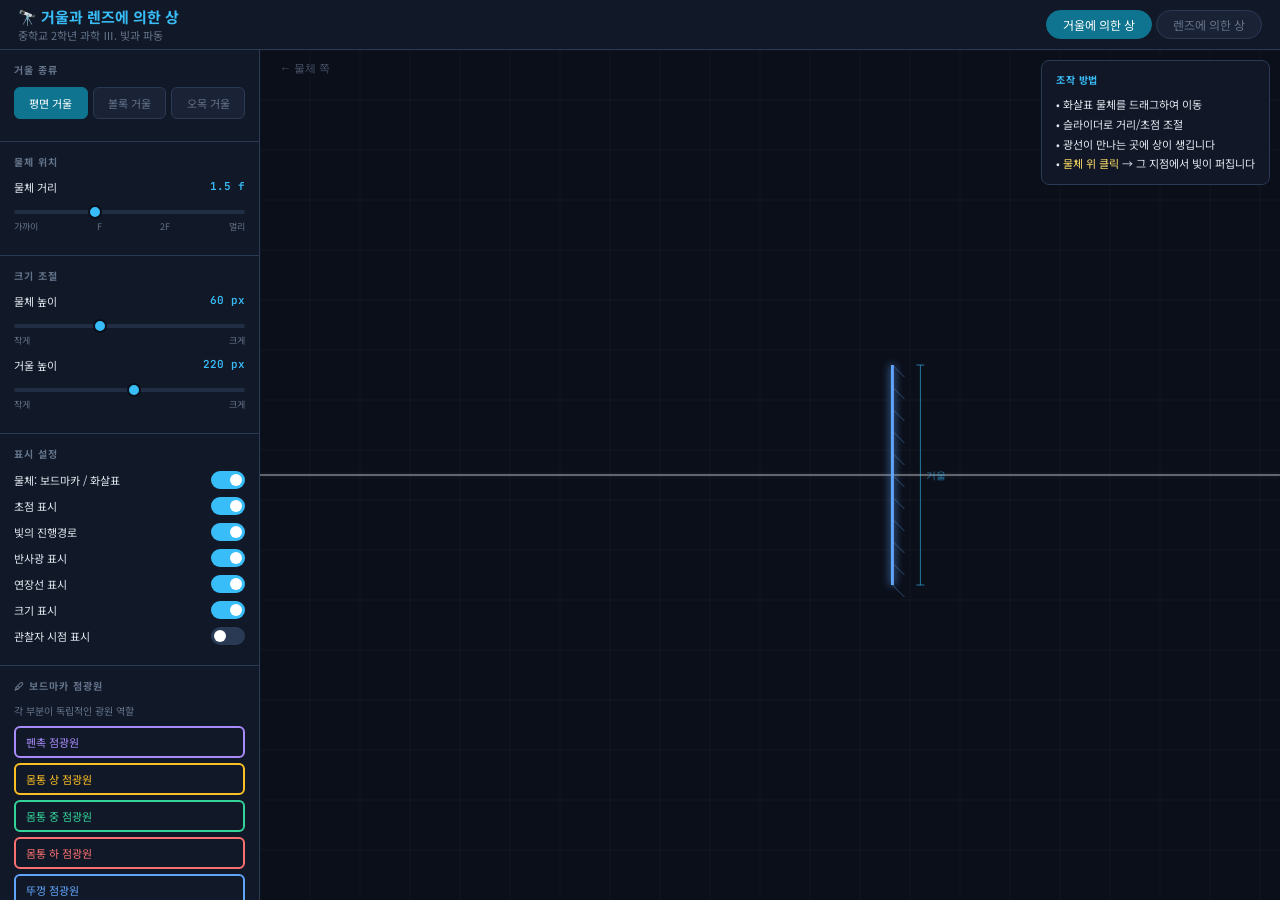
<file: simulations/light_phase_v1_1_0_18.html>
<!DOCTYPE html>
<html lang="ko">
<head>
<meta charset="UTF-8">
<meta name="viewport" content="width=device-width, initial-scale=1.0">
<title>거울과 렌즈에 의한 상 시뮬레이션</title>
<style>
@import url('https://fonts.googleapis.com/css2?family=Noto+Sans+KR:wght@300;400;500;700&family=JetBrains+Mono:wght@400;600&display=swap');
:root {
  --bg:#0b0f1a; --surface:#111827; --s2:#1a2235; --s3:#212d42;
  --border:#2a3a55; --accent:#38bdf8; --green:#34d399; --yellow:#fbbf24;
  --red:#f87171; --purple:#a78bfa; --orange:#fb923c;
  --text:#e2e8f0; --muted:#64748b;
}
*{box-sizing:border-box;margin:0;padding:0;}
body{background:var(--bg);color:var(--text);font-family:'Noto Sans KR',sans-serif;height:100vh;display:flex;flex-direction:column;overflow:hidden;font-size:13px;}

/* ── Header ── */
header{background:var(--surface);border-bottom:1px solid var(--border);padding:0 18px;height:50px;display:flex;align-items:center;gap:12px;flex-shrink:0;}
header h1{font-size:15px;font-weight:700;color:var(--accent);}
header p{font-size:11px;color:var(--muted);}
.main-tabs{margin-left:auto;display:flex;gap:4px;}
.main-tab{background:var(--s2);border:1px solid var(--border);color:var(--muted);font-size:12px;font-family:'Noto Sans KR',sans-serif;padding:5px 16px;border-radius:20px;cursor:pointer;transition:all .2s;}
.main-tab:hover{color:var(--text);}
.main-tab.mirror.active{background:#0e7490;border-color:#0e7490;color:#fff;}
.main-tab.lens.active{background:#7c3aed;border-color:#7c3aed;color:#fff;}

/* ── Layout ── */
main{flex:1;display:flex;overflow:hidden;}

/* ── Panel ── */
#panel{width:260px;min-width:260px;background:var(--surface);border-right:1px solid var(--border);display:flex;flex-direction:column;overflow-y:auto;}
#panel::-webkit-scrollbar{width:3px;}
#panel::-webkit-scrollbar-thumb{background:var(--border);}
.psec{border-bottom:1px solid var(--border);padding:12px 14px;}
.psec:last-child{border-bottom:none;}
.stitle{font-size:10px;font-weight:700;color:var(--muted);text-transform:uppercase;letter-spacing:1px;margin-bottom:10px;}

/* Sub-type buttons */
.type-btns{display:flex;gap:5px;margin-bottom:10px;flex-wrap:wrap;}
.tbtn{flex:1;min-width:60px;padding:7px 4px;border-radius:6px;border:1px solid var(--border);background:var(--s2);color:var(--muted);font-size:11px;font-family:'Noto Sans KR',sans-serif;cursor:pointer;transition:all .15s;text-align:center;}
.tbtn:hover{color:var(--text);}
.tbtn.active{color:#fff;}
.tbtn.flat.active{background:#0e7490;border-color:#0e7490;}
.tbtn.convex-m.active{background:#0891b2;border-color:#0891b2;}
.tbtn.concave-m.active{background:#0369a1;border-color:#0369a1;}
.tbtn.convex-l.active{background:#7c3aed;border-color:#7c3aed;}
.tbtn.concave-l.active{background:#6d28d9;border-color:#6d28d9;}

/* Slider */
.ctrl{margin-bottom:10px;}
.ctrl .lr{display:flex;justify-content:space-between;margin-bottom:4px;}
.ctrl .lbl{font-size:11px;color:var(--text);}
.ctrl .val{font-size:11px;font-family:'JetBrains Mono',monospace;color:var(--accent);font-weight:600;}
input[type=range]{width:100%;height:4px;border-radius:2px;background:var(--s3);outline:none;border:none;-webkit-appearance:none;cursor:pointer;accent-color:var(--accent);}
input[type=range]::-webkit-slider-thumb{-webkit-appearance:none;width:14px;height:14px;border-radius:50%;background:var(--accent);cursor:pointer;border:2px solid var(--bg);}
.hint{display:flex;justify-content:space-between;font-size:9px;color:var(--muted);margin-top:2px;}

/* Toggle */
.trow{display:flex;align-items:center;justify-content:space-between;margin-bottom:8px;}
.tlbl{font-size:11px;}
.tog{width:34px;height:18px;background:var(--border);border-radius:9px;position:relative;cursor:pointer;border:none;transition:background .2s;flex-shrink:0;}
.tog.on{background:var(--accent);}
.tog::after{content:'';width:12px;height:12px;background:#fff;border-radius:50%;position:absolute;top:3px;left:3px;transition:left .2s;}
.tog.on::after{left:19px;}

/* Info rows */
.irow{display:flex;justify-content:space-between;padding:4px 0;border-bottom:1px solid rgba(42,58,85,.4);font-size:11px;}
.irow:last-child{border-bottom:none;}
.ik{color:var(--muted);}
.iv{font-family:'JetBrains Mono',monospace;font-weight:600;}
.iv.green{color:var(--green);}
.iv.yellow{color:var(--yellow);}
.iv.red{color:var(--red);}

/* Characteristic badge */
.char-box{background:var(--s2);border-radius:8px;padding:10px 12px;border-left:3px solid var(--accent);margin-top:6px;}
.char-box .ch-title{font-size:10px;color:var(--muted);text-transform:uppercase;letter-spacing:.5px;margin-bottom:6px;}
.char-row{font-size:11px;margin-bottom:4px;line-height:1.5;}
.char-row span{font-weight:700;}
.badge{display:inline-block;font-size:10px;padding:2px 7px;border-radius:4px;font-weight:600;margin-left:4px;}
.badge.real{background:rgba(251,146,60,.2);color:var(--orange);border:1px solid rgba(251,146,60,.3);}
.badge.virtual{background:rgba(167,139,250,.2);color:var(--purple);border:1px solid rgba(167,139,250,.3);}
.badge.upright{background:rgba(52,211,153,.2);color:var(--green);border:1px solid rgba(52,211,153,.3);}
.badge.inverted{background:rgba(248,113,113,.2);color:var(--red);border:1px solid rgba(248,113,113,.3);}
.badge.larger{background:rgba(251,191,36,.2);color:var(--yellow);border:1px solid rgba(251,191,36,.3);}
.badge.smaller{background:rgba(100,116,139,.2);color:var(--muted);border:1px solid rgba(100,116,139,.3);}

/* ── Canvas ── */
#simArea{flex:1;position:relative;overflow:hidden;}
#simCanvas{display:block;width:100%;height:100%;}

/* Tooltip */
.tip{position:absolute;top:10px;right:10px;background:rgba(17,24,39,.95);border:1px solid var(--border);border-radius:8px;padding:10px 14px;font-size:11px;line-height:1.8;max-width:230px;pointer-events:none;}
.tip .tip-title{font-size:10px;font-weight:700;color:var(--accent);text-transform:uppercase;letter-spacing:.5px;margin-bottom:6px;}

/* 관찰자 시점 뷰어 */
#viewerBox{position:absolute;bottom:14px;right:14px;width:260px;height:160px;background:rgba(11,15,26,.92);border:1px solid var(--border);border-radius:10px;overflow:hidden;display:none;}
#viewerBox.visible{display:block;}
#viewerLabel{position:absolute;top:6px;left:10px;font-size:9px;font-weight:700;color:var(--accent);letter-spacing:1px;text-transform:uppercase;pointer-events:none;}
#viewerCanvas{width:100%;height:100%;display:block;}
</style>
</head>
<body>

<header>
  <div>
    <h1>🔭 거울과 렌즈에 의한 상</h1>
    <p>중학교 2학년 과학 Ⅲ. 빛과 파동</p>
  </div>
  <div class="main-tabs">
    <button class="main-tab mirror active" onclick="setMode('mirror')">거울에 의한 상</button>
    <button class="main-tab lens"          onclick="setMode('lens')">렌즈에 의한 상</button>
  </div>
</header>

<main>
<div id="panel">

  <!-- Mirror panel -->
  <div id="mirrorPanel">
    <div class="psec">
      <div class="stitle">거울 종류</div>
      <div class="type-btns">
        <button class="tbtn flat active"    id="btnFlatM"    onclick="setMirror('flat')">평면 거울</button>
        <button class="tbtn convex-m"       id="btnConvexM"  onclick="setMirror('convex')">볼록 거울</button>
        <button class="tbtn concave-m"      id="btnConcaveM" onclick="setMirror('concave')">오목 거울</button>
      </div>
    </div>

    <div class="psec">
      <div class="stitle">물체 위치</div>
      <div class="ctrl">
        <div class="lr"><span class="lbl">물체 거리</span><span class="val" id="vObjM">1.5 f</span></div>
        <input type="range" id="sObjM" min="0.2" max="4" step="0.05" value="1.5" oninput="onObjM(this.value)">
        <div class="hint"><span>가까이</span><span>F</span><span>2F</span><span>멀리</span></div>
      </div>
      <div class="ctrl" id="mirrorFCtrl">
        <div class="lr"><span class="lbl">초점거리 (f)</span><span class="val" id="vFocM">120 px</span></div>
        <input type="range" id="sFocM" min="60" max="200" step="5" value="120" oninput="onFocM(this.value)">
      </div>
    </div>

    <div class="psec">
      <div class="stitle">크기 조절</div>
      <div class="ctrl">
        <div class="lr"><span class="lbl">물체 높이</span><span class="val" id="vObjH">60 px</span></div>
        <input type="range" id="sObjH" min="20" max="130" step="5" value="60" oninput="onObjH(this.value)">
        <div class="hint"><span>작게</span><span>크게</span></div>
      </div>
      <div class="ctrl">
        <div class="lr"><span class="lbl">거울 높이</span><span class="val" id="vMirH">220 px</span></div>
        <input type="range" id="sMirH" min="80" max="350" step="10" value="220" oninput="onMirH(this.value)">
        <div class="hint"><span>작게</span><span>크게</span></div>
      </div>
    </div>

    <div class="psec">
      <div class="stitle">표시 설정</div>
      <div class="trow"><span class="tlbl">물체: 보드마카 / 화살표</span><button class="tog on" id="togObjMode" onclick="toggleObjMode()"></button></div>
      <div class="trow"><span class="tlbl">초점 표시</span><button class="tog on" id="togMFocal" onclick="tog('mFocal')"></button></div>
      <div class="trow"><span class="tlbl">빛의 진행경로</span><button class="tog on" id="togMRayPath" onclick="tog('mRayPath')"></button></div>
      <div class="trow"><span class="tlbl">반사광 표시</span><button class="tog on" id="togMReflect" onclick="tog('mReflect')"></button></div>
      <div class="trow"><span class="tlbl">연장선 표시</span><button class="tog on" id="togMExtension" onclick="tog('mExtension')"></button></div>
      <div class="trow"><span class="tlbl">크기 표시</span><button class="tog on" id="togMSize" onclick="tog('mSize')"></button></div>
      <div class="trow"><span class="tlbl">관찰자 시점 표시</span><button class="tog" id="togMObserver" onclick="tog('mObserver')"></button></div>
    </div>

    <div class="psec">
      <div class="stitle">🖊 보드마카 점광원</div>
      <div style="font-size:10px;color:var(--muted);margin-bottom:8px;">각 부분이 독립적인 광원 역할</div>
      <div id="markerBtns" style="display:flex;flex-direction:column;gap:5px;"></div>
      <button onclick="clearMarker()" style="margin-top:8px;width:100%;padding:5px;border-radius:6px;border:1px solid var(--border);background:var(--s3);color:var(--muted);font-size:11px;font-family:'Noto Sans KR',sans-serif;cursor:pointer;">전체 끄기</button>
    </div>

    <div class="psec">
      <div class="stitle">광선 종류 선택</div>
      <div style="font-size:10px;color:var(--muted);margin-bottom:8px;">점광원 활성화 시 적용</div>
      <div id="rayTypeBtns" style="display:flex;flex-direction:column;gap:5px;"></div>
    </div>

    <div class="psec">
      <div class="stitle">상의 특징</div>
      <div class="irow"><span class="ik">거울 종류</span><span class="iv" id="dMType" style="color:var(--accent)">평면 거울</span></div>
      <div class="irow"><span class="ik">상의 위치</span><span class="iv" id="dMPos">—</span></div>
      <div class="irow"><span class="ik">상의 크기</span><span class="iv" id="dMSize">—</span></div>
      <div class="char-box" id="mCharBox">
        <div class="ch-title">관찰 결과</div>
        <div class="char-row" id="mChar1"></div>
        <div class="char-row" id="mChar2"></div>
        <div class="char-row" id="mChar3"></div>
      </div>
    </div>

    <div class="psec">
      <div class="stitle">📚 교과서 핵심</div>
      <div id="mTextbook" style="font-size:11px;line-height:1.8;color:var(--muted)"></div>
    </div>
  </div>

  <!-- Lens panel -->
  <div id="lensPanel" style="display:none">
    <div class="psec">
      <div class="stitle">렌즈 종류</div>
      <div class="type-btns">
        <button class="tbtn convex-l active" id="btnConvexL"  onclick="setLens('convex')">볼록 렌즈</button>
        <button class="tbtn concave-l"       id="btnConcaveL" onclick="setLens('concave')">오목 렌즈</button>
      </div>
    </div>

    <div class="psec">
      <div class="stitle">물체 위치</div>
      <div class="ctrl">
        <div class="lr"><span class="lbl">물체 거리</span><span class="val" id="vObjL">1.5 f</span></div>
        <input type="range" id="sObjL" min="0.2" max="4" step="0.05" value="1.5" oninput="onObjL(this.value)">
        <div class="hint"><span>가까이</span><span>F</span><span>2F</span><span>멀리</span></div>
      </div>
      <div class="ctrl">
        <div class="lr"><span class="lbl">초점거리 (f)</span><span class="val" id="vFocL">120 px</span></div>
        <input type="range" id="sFocL" min="60" max="200" step="5" value="120" oninput="onFocL(this.value)">
      </div>
    </div>

    <div class="psec">
      <div class="stitle">표시 설정</div>
      <div class="trow"><span class="tlbl">물체: 보드마카 / 화살표</span><button class="tog on" id="togObjModeL" onclick="toggleObjMode()"></button></div>
      <div class="trow"><span class="tlbl">초점 표시</span><button class="tog on" id="togLFocal" onclick="tog('lFocal')"></button></div>
      <div class="trow"><span class="tlbl">빛의 진행경로</span><button class="tog on" id="togMRayPath2" onclick="S.show.mRayPath=!S.show.mRayPath;this.classList.toggle('on',S.show.mRayPath);render()"></button></div>
      <div class="trow"><span class="tlbl">굴절광 표시</span><button class="tog on" id="togMReflect2" onclick="S.show.mReflect=!S.show.mReflect;this.classList.toggle('on',S.show.mReflect);render()"></button></div>
      <div class="trow"><span class="tlbl">연장선 표시</span><button class="tog on" id="togMExtension2" onclick="S.show.mExtension=!S.show.mExtension;this.classList.toggle('on',S.show.mExtension);render()"></button></div>
      <div class="trow"><span class="tlbl">크기 표시</span><button class="tog on" id="togMSize2" onclick="S.show.mSize=!S.show.mSize;this.classList.toggle('on',S.show.mSize);render()"></button></div>
    </div>

    <div class="psec">
      <div class="stitle">상의 특징</div>
      <div class="irow"><span class="ik">렌즈 종류</span><span class="iv" id="dLType" style="color:var(--purple)">볼록 렌즈</span></div>
      <div class="irow"><span class="ik">상의 위치</span><span class="iv" id="dLPos">—</span></div>
      <div class="irow"><span class="ik">상의 크기</span><span class="iv" id="dLSize">—</span></div>
      <div class="char-box" id="lCharBox">
        <div class="ch-title">관찰 결과</div>
        <div class="char-row" id="lChar1"></div>
        <div class="char-row" id="lChar2"></div>
        <div class="char-row" id="lChar3"></div>
      </div>
    </div>

    <div class="psec">
      <div class="stitle">🖊 보드마카 점광원</div>
      <div style="font-size:10px;color:var(--muted);margin-bottom:8px;">각 부분이 독립적인 광원 역할</div>
      <div id="markerBtnsL" style="display:flex;flex-direction:column;gap:5px;"></div>
      <button onclick="clearMarker()" style="margin-top:8px;width:100%;padding:5px;border-radius:6px;border:1px solid var(--border);background:var(--s3);color:var(--muted);font-size:11px;font-family:'Noto Sans KR',sans-serif;cursor:pointer;">전체 끄기</button>
    </div>

    <div class="psec">
      <div class="stitle">광선 종류 선택</div>
      <div style="font-size:10px;color:var(--muted);margin-bottom:8px;">점광원 활성화 시 적용</div>
      <div id="rayTypeBtnsL" style="display:flex;flex-direction:column;gap:5px;"></div>
    </div>

    <div class="psec">
      <div class="stitle">크기 조절</div>
      <div class="ctrl">
        <div class="lr"><span class="lbl">물체 높이</span><span class="val" id="vObjHL">60 px</span></div>
        <input type="range" id="sObjHL" min="20" max="130" step="5" value="60" oninput="S.objH=parseInt(this.value);document.getElementById('vObjHL').textContent=this.value+' px';document.getElementById('vObjH').textContent=this.value+' px';document.getElementById('sObjH').value=this.value;render()">
      </div>
      <div class="ctrl">
        <div class="lr"><span class="lbl">렌즈 높이</span><span class="val" id="vLensH">220 px</span></div>
        <input type="range" id="sLensH" min="80" max="350" step="10" value="220" oninput="S.mirH=parseInt(this.value);document.getElementById('vLensH').textContent=this.value+' px';render()">
      </div>
    </div>

    <div class="psec">
      <div class="stitle">📚 교과서 핵심</div>
      <div id="lTextbook" style="font-size:11px;line-height:1.8;color:var(--muted)"></div>
    </div>
  </div>

</div><!-- end panel -->

<div id="simArea">
  <canvas id="simCanvas"></canvas>
  <div id="viewerBox">
    <div id="viewerLabel">👁 관찰자 시점</div>
    <canvas id="viewerCanvas"></canvas>
  </div>
  <div class="tip" id="tip">
    <div class="tip-title" id="tipTitle">조작 방법</div>
    <div id="tipBody">• 화살표 물체를 드래그하여 이동<br>• 슬라이더로 거리/초점 조절<br>• 광선이 만나는 곳에 상이 생깁니다<br>• <span style="color:#ffe066">물체 위 클릭</span> → 그 지점에서 빛이 퍼집니다</div>
  </div>
</div>
</main>

<script>
// ══════════════════════════════════════════════
//  STATE
// ══════════════════════════════════════════════
const S = {
  mode: 'mirror',    // 'mirror' | 'lens'
  mirror: 'flat',    // 'flat' | 'convex' | 'concave'
  lens: 'convex',    // 'convex' | 'concave'
  objM: 1.5,         // object distance in units of f
  objL: 1.5,
  objH: 60,           // object height px
  mirH: 220,          // mirror height px
  objectMode: 'marker', // 'marker' | 'arrow'
  fM: 120,           // focal length px (mirror)
  fL: 120,           // focal length px (lens)
  show: { mRays:true, mFocal:true, mNorm:false, mRayPath:true, mReflect:true, mExtension:true, mSize:true, mObserver:false, lRays:true, lFocal:true, lAxis:true },
  drag: null,
  // 점광원 모드
  pointSource: null,  // null | { ratio: 0~1 } (0=base, 1=tip of object arrow)
  // 관찰자
  showObserver: false,
  observerX: null,   // 캔버스 x (null이면 자동 배치)
  observerY: null,
  // 드래그 가능한 관찰자
  obs: { x: null, y: null, dragging: false },
};

const cv = document.getElementById('simCanvas');
const ctx = cv.getContext('2d');
let W, H;

function resize() {
  const a = document.getElementById('simArea');
  W = cv.width  = a.clientWidth;
  H = cv.height = a.clientHeight;
  render();
}
window.addEventListener('resize', resize);

// ══════════════════════════════════════════════
//  MODE / TYPE SWITCHES
// ══════════════════════════════════════════════
function setMode(m) {
  S.mode = m;
  document.querySelectorAll('.main-tab').forEach(b => b.classList.remove('active'));
  document.querySelector('.main-tab.' + m).classList.add('active');
  document.getElementById('mirrorPanel').style.display = m === 'mirror' ? 'block' : 'none';
  document.getElementById('lensPanel').style.display   = m === 'lens'   ? 'block' : 'none';
  render();
}

function setMirror(t) {
  S.mirror = t;
  ['flat','convex','concave'].forEach(k => document.getElementById('btn'+cap(k)+'M').classList.remove('active'));
  document.getElementById('btn'+cap(t)+'M').classList.add('active');
  document.getElementById('mirrorFCtrl').style.display = t === 'flat' ? 'none' : 'block';
  render();
}

function setLens(t) {
  S.lens = t;
  ['convex','concave'].forEach(k => document.getElementById('btn'+cap(k)+'L').classList.remove('active'));
  document.getElementById('btn'+cap(t)+'L').classList.add('active');
  render();
}

function cap(s) { return s.charAt(0).toUpperCase() + s.slice(1); }

// ══════════════════════════════════════════════
//  SLIDER HANDLERS
// ══════════════════════════════════════════════
function onObjM(v) { S.objM = parseFloat(v); document.getElementById('vObjM').textContent = parseFloat(v).toFixed(2)+' f'; render(); }
function onObjL(v) { S.objL = parseFloat(v); document.getElementById('vObjL').textContent = parseFloat(v).toFixed(2)+' f'; render(); }
function onFocM(v) { S.fM = parseInt(v); document.getElementById('vFocM').textContent = v+' px'; render(); }
function onFocL(v) { S.fL = parseInt(v); document.getElementById('vFocL').textContent = v+' px'; render(); }
function onObjH(v) { S.objH = parseInt(v); document.getElementById('vObjH').textContent = v+' px'; render(); }
function onMirH(v) { S.mirH = parseInt(v); document.getElementById('vMirH').textContent = v+' px'; render(); }

function tog(key) {
  S.show[key] = !S.show[key];
  document.getElementById('tog'+cap(key)).classList.toggle('on', S.show[key]);
  render();
}


// ══════════════════════════════════════════════
//  PER-POINT OPTICS: 임의 점광원의 상 위치 계산
// ══════════════════════════════════════════════
// srcX, srcY: 점광원 위치 (캔버스 좌표)
// mX, cy: 거울 중심
// 반환: { imgX, imgY, real, virtual }
function calcImageForPoint(srcX, srcY, lensX, cy) {
  if (S.mode === 'lens') {
    // 렌즈 공식: 1/v - 1/u = 1/f (u<0 실물체)
    const u_px = srcX - lensX;   // 음수 (왼쪽 물체)
    if (u_px >= 0) return null;
    const f = S.lens === 'convex' ? S.fL : -S.fL;
    const inv_v = 1/f + 1/u_px;  // 1/v = 1/f - 1/|u|
    const v_px = Math.abs(inv_v) > 1e-9 ? 1/inv_v : Infinity;
    if (!isFinite(v_px)) return null;
    const real = v_px > 0;
    const imgX = lensX + v_px;   // 실상: 오른쪽, 허상: 왼쪽(v<0)
    const m = -v_px / u_px;      // 배율
    const imgY = cy - m * (srcY - cy);
    return { imgX, imgY, real, m };
  }

  // 거울 모드
  const u_px = lensX - srcX;
  if (u_px <= 0) return null;

  let v_px;
  if (S.mirror === 'flat') {
    v_px = -u_px;
  } else {
    const f = S.mirror === 'concave' ? S.fM : -S.fM;
    const inv_v = 1/f - 1/u_px;
    v_px = Math.abs(inv_v) > 1e-9 ? 1/inv_v : Infinity;
  }

  const real = v_px > 0;
  const imgX = real ? lensX - v_px : lensX + Math.abs(v_px);

  let imgY, m;
  if (S.mirror === 'flat') {
    m = 1; imgY = srcY;
  } else {
    m = -(v_px / u_px);
    imgY = cy - m * (srcY - cy);
  }
  return { imgX, imgY, real, m };
}


// 곡면 거울 표면에서 y에 대응하는 실제 x 좌표
function mirrorSurfaceX(mx, cy, mH, type, hitY) {
  if (type === 'flat') return mx;
  const bulge = type === 'concave' ? mH*0.18 : -mH*0.18;
  const half  = mH / 2;
  const t     = (hitY - (cy - half)) / mH;  // 0~1
  const tc    = Math.max(0, Math.min(1, t));
  return mx + 2 * tc * (1 - tc) * bulge;
}

// ══════════════════════════════════════════════
//  OPTICS CALCULATION
// ══════════════════════════════════════════════
// Mirror: sign convention — object distance u > 0 (real),
//   concave f > 0, convex f < 0
//   1/v = 1/f - 1/u  (mirror equation)
//   m = -v/u
function calcMirror() {
  const f = S.mirror === 'flat' ? Infinity
          : S.mirror === 'concave' ? S.fM
          : -S.fM;
  const u = S.objM * Math.abs(S.fM);  // px

  if (S.mirror === 'flat') {
    return { v: -u, m: 1, real: false, upright: true, type: 'flat' };
  }
  const inv_v = 1/f - 1/u;
  const v = Math.abs(inv_v) > 1e-9 ? 1/inv_v : Infinity;
  const m = -v / u;
  const real = v > 0;
  const upright = m > 0;
  return { v, m, real, upright, f, u };
}

// Lens: 1/v - 1/u = 1/f  (real is sign convention)
// u < 0 (real object on left), f > 0 convex, f < 0 concave
// 1/v = 1/f + 1/u
function calcLens() {
  const f = S.lens === 'convex' ? S.fL : -S.fL;
  const u = -(S.objL * Math.abs(S.fL)); // negative = real object
  const inv_v = 1/f + 1/u;
  const v = Math.abs(inv_v) > 1e-9 ? 1/inv_v : Infinity;
  const m = v / Math.abs(u);  // |v/u| with sign
  const mSigned = -v / u;
  const real = v > 0;
  const upright = mSigned > 0;
  return { v, m: Math.abs(mSigned), mSigned, real, upright, f, u };
}

// ══════════════════════════════════════════════
//  RENDER DISPATCH
// ══════════════════════════════════════════════
function render() {
  ctx.clearRect(0,0,W,H);
  ctx.fillStyle = '#0b0f1a'; ctx.fillRect(0,0,W,H);

  if (S.mode === 'mirror') renderMirror();
  else renderLens();
}

// ══════════════════════════════════════════════
//  MIRROR RENDERER
// ══════════════════════════════════════════════
function renderMirror() {
  const opt = calcMirror();
  const f = opt.f;
  const u = opt.u || (S.objM * S.fM);

  // Geometry: mirror on the right side
  const mX = W * 0.62;     // mirror x
  const cy = H * 0.5;      // optical axis y
  const mH = S.mirH;          // mirror height (슬라이더)
  const objH = S.objH;        // object height (슬라이더)

  // Object x position (to the left of mirror)
  const objX = mX - u;
  const fX   = mX - f;     // front focal point
  const f2X  = mX - 2*f;   // 2F

  // ── Grid (subtle) ──
  ctx.save();
  ctx.strokeStyle = 'rgba(255,255,255,0.03)';
  ctx.lineWidth = 1;
  for(let x=0;x<W;x+=50){ctx.beginPath();ctx.moveTo(x,0);ctx.lineTo(x,H);ctx.stroke();}
  for(let y=0;y<H;y+=50){ctx.beginPath();ctx.moveTo(0,y);ctx.lineTo(W,y);ctx.stroke();}
  ctx.restore();

  // ── Optical axis ──
  ctx.save();
  ctx.strokeStyle='rgba(255,255,255,0.45)';ctx.lineWidth=1.5;
  ctx.shadowColor='rgba(255,255,255,0.3)';ctx.shadowBlur=4;
  ctx.beginPath();ctx.moveTo(0,cy);ctx.lineTo(W,cy);ctx.stroke();
  ctx.shadowBlur=0;ctx.restore();

  // ── 2F & F markers ──
  if (S.mirror !== 'flat' && S.show.mFocal) {
    drawFPoint(fX, cy, 'F', '#f87171');
    drawFPoint(f2X, cy, '2F', '#fb923c');
    // focal point behind mirror (virtual)
    drawFPoint(mX + f, cy, "F'", 'rgba(248,113,113,0.35)', true);
  }

  // ── Mirror surface ──
  drawMirrorSurface(mX, cy, mH, S.mirror);

  // ── Object ──
  const objValid = objX > 40 && objX < mX - 20;
  const drawObjX = objValid ? objX : Math.max(50, mX - u);

  // 보드마카 모드 + 광원 미활성: 물체/상 숨김
  const markerInactive = S.objectMode === 'marker' && S.activeSegments.size === 0;

  if (!markerInactive) {
    drawObject(drawObjX, cy, objH);
    drawSizeIndicator(drawObjX, cy, objH, objH + 'px', '#fbbf24');
  }

  // ── 거울 크기 표시 ──
  drawMirrorSizeIndicator(mX, cy, mH);

  // ── Image & Rays (화살표 모드 or 보드마카+활성 상태만) ──
  if (S.objectMode === 'arrow' || S.activeSegments.size > 0) {
    drawMirrorImage(opt, mX, cy, mH, objH, drawObjX, fX, f2X, f);
  }

  // ── Labels ──
  ctx.save();
  ctx.fillStyle='rgba(100,116,139,0.7)';ctx.font='11px JetBrains Mono';
  ctx.fillText('← 물체 쪽', 20, 22);
  if(S.mirror!=='flat'){
    ctx.fillStyle='rgba(56,189,248,0.5)';
    ctx.fillText('반사면 →', mX+14, 22);
  }
  ctx.restore();

  // ── 점광원 광선 (다중 선택 지원) ──
  if (S.objectMode === 'marker' && S.activeSegments.size > 0) {
    S.activeSegments.forEach(id => {
      const seg = MARKER_SEGMENTS.find(s => s.id === id);
      if (!seg) return;
      const srcY = cy - seg.ratio * objH;
      const imgResult = calcImageForPoint(drawObjX, srcY, mX, cy);
      drawPointSourceRays(drawObjX, srcY, mX, cy, false, seg.color, imgResult);
    });
  }

  // ── 세그먼트 미선택: 점광원 활성화 전이므로 상 숨김 ──
  // (점광원을 선택해야 빛이 나가고 상이 생김)

  // 관찰자 아이콘은 render()에서 drawObserverIcon으로 처리

  updateMirrorPanel(opt, f);
}

function drawMirrorSurface(mx, cy, mH, type) {
  ctx.save();
  const half = mH / 2;

  if (type === 'flat') {
    // Flat mirror
    ctx.strokeStyle = '#60a5fa'; ctx.lineWidth = 3;
    ctx.shadowColor = '#60a5fa'; ctx.shadowBlur = 8;
    ctx.beginPath(); ctx.moveTo(mx, cy-half); ctx.lineTo(mx, cy+half); ctx.stroke();
    // Hatching
    ctx.shadowBlur=0; ctx.strokeStyle='rgba(96,165,250,0.4)'; ctx.lineWidth=1;
    for(let i=0;i<=10;i++){
      const y=cy-half+i*(mH/10);
      ctx.beginPath();ctx.moveTo(mx,y);ctx.lineTo(mx+12,y+12);ctx.stroke();
    }
  } else {
    // Curved mirror
    const bulge = type==='concave' ? mH*0.18 : -mH*0.18;
    const col = type==='concave' ? '#34d399' : '#a78bfa';
    ctx.strokeStyle=col; ctx.lineWidth=3;
    ctx.shadowColor=col; ctx.shadowBlur=10;
    ctx.beginPath();
    ctx.moveTo(mx, cy-half);
    ctx.quadraticCurveTo(mx+bulge, cy, mx, cy+half);
    ctx.stroke();
    ctx.shadowBlur=0;
    // Hatching on back
    const steps=10;
    ctx.strokeStyle=col.replace(')',', 0.35)').replace('rgb','rgba'); ctx.lineWidth=1;
    for(let i=0;i<=steps;i++){
      const t=i/steps;
      const py=cy-half+t*mH;
      const px=mx+(bulge*Math.sin(t*Math.PI))*0.8;
      ctx.beginPath();ctx.moveTo(px,py);ctx.lineTo(px+14,py+10);ctx.stroke();
    }
    // Label
    ctx.fillStyle=col;ctx.font='bold 12px Noto Sans KR';ctx.textAlign='center';
    ctx.fillText(type==='concave'?'오목 거울':'볼록 거울', mx+40, cy-half-10);
    ctx.textAlign='start';
  }
  ctx.restore();
}

function drawMirrorImage(opt, mX, cy, mH, objH, objX, fX, f2X, f) {
  const { v, m, real, upright } = opt;
  if (!isFinite(v)) return;

  const imgX = mX - v;       // image x (in front = left of mirror if v>0)
  const imgH = Math.abs(m) * objH;

  // ── 화살표 모드: 화살표 상 + 주요 광선 ──
  if (S.objectMode === 'arrow') {
    // 상 화살표
    const imgColor = real ? '#34d399' : '#a78bfa';
    const imgValid = imgX > 10 && imgX < W - 10;
    if (imgValid) {
      ctx.save();
      ctx.globalAlpha = real ? 1 : 0.65;
      if (!real) ctx.setLineDash([5,3]);
      drawArrow(imgX, cy, upright ? imgH : -imgH, imgColor, real ? '실상' : '허상');
      ctx.setLineDash([]); ctx.globalAlpha = 1; ctx.restore();
      // 상 위치 세로 안내선
      ctx.save();
      ctx.strokeStyle = real ? 'rgba(52,211,153,0.25)' : 'rgba(167,139,250,0.25)';
      ctx.lineWidth=1; ctx.setLineDash([2,4]);
      ctx.beginPath(); ctx.moveTo(imgX, cy-mH*0.5); ctx.lineTo(imgX, cy+mH*0.5); ctx.stroke();
      ctx.setLineDash([]); ctx.restore();
    }
    // 주요 광선: 광선 종류 토글 기반
    if (S.show.mRayPath) {
      const tipX = objX, tipY = cy - objH;
      const rayCol = '#fbbf24';
      const hitYsA = [];
      if (S.activeRayTypes.has('parallel')) hitYsA.push(tipY);  // 광축 평행
      if (S.activeRayTypes.has('center'))   hitYsA.push(cy);    // 거울 중심
      const scA = S.activeRayTypes.has('spread9') ? 9 : S.activeRayTypes.has('spread5') ? 5 : S.activeRayTypes.has('spread3') ? 3 : 0;
      for (let i = 0; i < scA; i++) {
        const hy = (cy - mH/2*0.75) + (mH*0.75 / Math.max(scA-1,1)) * i;
        if (!hitYsA.some(h => Math.abs(h-hy)<3)) hitYsA.push(hy);
      }
      hitYsA.forEach(hitY => {
        const hitX = mirrorSurfaceX(mX, cy, mH, S.mirror, hitY);
        // 입사광
        drawRayLine(tipX, tipY, hitX, hitY, rayCol);
        // 반사광: 법선 기반
        let nx = 1, ny = 0;
        if (S.mirror !== 'flat') {
          const half2 = mH/2, t2 = (hitY-(cy-half2))/mH, tc2 = Math.max(0,Math.min(1,t2));
          const bulge2 = S.mirror==='concave' ? mH*0.18 : -mH*0.18;
          const tangX = 2*(1-2*tc2)*bulge2, tangY = mH;
          const nlen = Math.sqrt(tangY*tangY+tangX*tangX);
          nx = -tangY/nlen; ny = tangX/nlen;
          if (nx>0){nx=-nx;ny=-ny;}
        }
        const dx=(hitX-tipX), dy=(hitY-tipY), len=Math.sqrt(dx*dx+dy*dy);
        const din=dx/len*nx+dy/len*ny;
        const rdx=dx/len-2*din*nx, rdy=dy/len-2*din*ny;
        const tRef = rdx<0?(20-hitX)/rdx:(rdx>0?(W-hitX)/rdx:9999);
        drawRayLine(hitX, hitY, hitX+rdx*Math.min(Math.abs(tRef),W), hitY+rdy*Math.min(Math.abs(tRef),W), rayCol);
        // 연장선: 히트점 → 허상/실상 위치로
        if (S.show.mExtension && imgValid) {
          // 상의 y는 물체 끝점 기준으로 계산
          const arrowImgResult = calcImageForPoint(tipX, tipY, mX, cy);
          const extImgY = arrowImgResult ? arrowImgResult.imgY : cy - (upright ? imgH : -imgH);
          ctx.save();
          ctx.strokeStyle=rayCol; ctx.lineWidth=1.8; ctx.globalAlpha=0.55;
          ctx.shadowColor=rayCol; ctx.shadowBlur=5; ctx.setLineDash([7,4]);
          ctx.beginPath(); ctx.moveTo(hitX,hitY); ctx.lineTo(imgX, extImgY); ctx.stroke();
          ctx.setLineDash([]); ctx.restore();
        }
      });
    }
    // Normal lines
    if (S.show.mNorm) {
      ctx.save();
      ctx.strokeStyle='rgba(96,165,250,0.5)';ctx.lineWidth=1;ctx.setLineDash([3,4]);
      ctx.beginPath();ctx.moveTo(mX-30,cy);ctx.lineTo(mX+30,cy);ctx.stroke();
      ctx.setLineDash([]);ctx.restore();
    }
    return;
  }

  // ── 보드마카 상: 각 세그먼트 상 위치에 색깔 점으로 표시 ──
  // (점광원이 활성화되지 않은 기본 상태에서 전체 상 형태를 보여줌)
  if (S.activeSegments.size === 0) {
    // 세그먼트별 상 점 연결선 (상의 윤곽)
    const imgPoints = [];
    MARKER_SEGMENTS.forEach(seg => {
      const sY = cy - seg.ratio * objH;
      const r  = calcImageForPoint(objX, sY, mX, cy);
      if (r && isFinite(r.imgX) && r.imgX > 10 && r.imgX < W-10) {
        imgPoints.push({ x: r.imgX, y: r.imgY, color: seg.color, real: r.real });
      }
    });

    if (imgPoints.length >= 2) {
      // 상의 윤곽선 (반투명)
      ctx.save();
      ctx.strokeStyle = real ? 'rgba(52,211,153,0.25)' : 'rgba(167,139,250,0.25)';
      ctx.lineWidth = 2;
      ctx.setLineDash(real ? [] : [4,3]);
      ctx.globalAlpha = real ? 0.5 : 0.35;
      ctx.beginPath();
      ctx.moveTo(imgPoints[0].x, imgPoints[0].y);
      imgPoints.forEach(p => ctx.lineTo(p.x, p.y));
      ctx.stroke();
      ctx.setLineDash([]);
      ctx.restore();

      // 각 세그먼트 상 점: 세그먼트 색 유지
      imgPoints.forEach(p => {
        ctx.save();
        ctx.fillStyle   = p.color;
        ctx.shadowColor = p.color;
        ctx.shadowBlur  = 12;
        ctx.globalAlpha = p.real ? 0.85 : 0.6;
        ctx.beginPath();
        ctx.arc(p.x, p.y, 5, 0, Math.PI*2);
        ctx.fill();
        ctx.restore();
      });

      // 상 위치 라벨
      const midP = imgPoints[Math.floor(imgPoints.length/2)];
      ctx.save();
      ctx.font = 'bold 11px Noto Sans KR';
      ctx.fillStyle = real ? '#34d399' : '#a78bfa';
      ctx.globalAlpha = 0.8;
      ctx.fillText(real ? '실상' : '허상', midP.x + 8, midP.y - 10);
      ctx.restore();
    }
  }

  // Normal lines at mirror center
  if (S.show.mNorm) {
    ctx.save();
    ctx.strokeStyle='rgba(96,165,250,0.5)';ctx.lineWidth=1;ctx.setLineDash([3,4]);
    ctx.beginPath();ctx.moveTo(mX-30,cy);ctx.lineTo(mX+30,cy);ctx.stroke();
    ctx.setLineDash([]);ctx.restore();
  }
}

function drawMirrorRays(opt, mX, cy, objH, objX, imgX, f, fX) {
  // 사용하지 않음 (화살표 모드는 activeRayTypes 기반으로 직접 그림)
}

function drawFlatMirrorRays(mX, cy, objH, objX, v) {
  const tipY = cy - objH;  // 물체 끝 y

  // 활성 세그먼트 색상 사용 (없으면 기본 두 색)
  const firstId = [...S.activeSegments][0];
  const seg = MARKER_SEGMENTS.find(s => s.id === firstId);
  const imgResult = calcImageForPoint(objX, tipY, mX, cy);
  const imgX = imgResult ? imgResult.imgX : mX + Math.abs(v);
  const imgY = imgResult ? imgResult.imgY : tipY;  // 평면거울: tipY와 같아야 함

  ctx.save();

  // 두 광선: 활성 세그먼트 색 or 기본 두 색
  const flatCol = seg ? seg.color : '#fbbf24';
  const rays = [
    { hy: cy - objH*0.25, col: flatCol },
    { hy: cy + objH*0.1,  col: flatCol },
  ];

  rays.forEach(({ hy, col }) => {
    // 입사광: 물체 끝 → 거울 히트점
    drawRayLine(objX, tipY, mX, hy, col);

    // 반사광: x성분 반전 (평면거울 법선=수평)
    const dx = mX - objX, dy = hy - tipY;
    const len = Math.sqrt(dx*dx + dy*dy);
    drawRayLine(mX, hy, mX - dx/len*400, hy + dy/len*400, col);

    // 연장선(점선): 히트점 → 실제 상 위치(imgX, imgY)
    ctx.globalAlpha = 0.65;
    ctx.lineWidth = 1.8;
    ctx.setLineDash([7, 4]);
    drawRayLine(mX, hy, imgX, imgY, col);
    ctx.setLineDash([]);
    ctx.globalAlpha = 1;
  });

  ctx.restore();
}

function drawRayLine(x1, y1, x2, y2, color, dashed) {
  ctx.strokeStyle=color; ctx.lineWidth=1.4;
  ctx.shadowColor=color; ctx.shadowBlur=4;
  ctx.lineCap='round';
  if(dashed) ctx.setLineDash([5,4]);
  ctx.beginPath(); ctx.moveTo(x1,y1); ctx.lineTo(x2,y2); ctx.stroke();
  if(dashed) ctx.setLineDash([]);
  ctx.shadowBlur=0;
}

// ══════════════════════════════════════════════
//  LENS RENDERER
// ══════════════════════════════════════════════
function renderLens() {
  const opt = calcLens();
  const f = Math.abs(opt.f);
  const u = Math.abs(opt.u);

  const lX  = W * 0.50;
  const cy  = H * 0.5;
  const lH  = S.mirH;
  const objH = S.objH;

  const objX = lX - u;
  const fRX  = lX + f;
  const fLX  = lX - f;
  const f2RX = lX + 2*f;
  const f2LX = lX - 2*f;

  // Grid
  ctx.save();
  ctx.strokeStyle='rgba(255,255,255,0.03)';ctx.lineWidth=1;
  for(let x=0;x<W;x+=50){ctx.beginPath();ctx.moveTo(x,0);ctx.lineTo(x,H);ctx.stroke();}
  for(let y=0;y<H;y+=50){ctx.beginPath();ctx.moveTo(0,y);ctx.lineTo(W,y);ctx.stroke();}
  ctx.restore();

  // Optical axis
  ctx.save();
  ctx.strokeStyle='rgba(255,255,255,0.45)';ctx.lineWidth=1.5;
  ctx.shadowColor='rgba(255,255,255,0.3)';ctx.shadowBlur=4;
  ctx.beginPath();ctx.moveTo(0,cy);ctx.lineTo(W,cy);ctx.stroke();
  ctx.shadowBlur=0;ctx.restore();

  // Focal markers
  if (S.show.lFocal) {
    if (S.lens === 'convex') {
      drawFPoint(fRX,cy,'F','#f87171'); drawFPoint(fLX,cy,"F'",'#f87171');
      drawFPoint(f2RX,cy,'2F','#fb923c'); drawFPoint(f2LX,cy,"2F'",'#fb923c');
    } else {
      drawFPoint(fLX,cy,'F','rgba(248,113,113,0.5)',true);
      drawFPoint(fRX,cy,"F'",'rgba(248,113,113,0.5)',true);
    }
  }

  // Lens shape
  drawLensSurface(lX, cy, lH, S.lens);

  // Object (보드마카)
  const drawObjX = Math.max(30, objX);
  const lMarkerInactive = S.objectMode === 'marker' && S.activeSegments.size === 0;
  if (!lMarkerInactive) {
    drawObject(drawObjX, cy, objH);
    drawSizeIndicator(drawObjX, cy, objH, objH+'px', '#fbbf24');
  }

  // 화살표 모드: 화살표 상 + 렌즈 주요 광선
  if (S.objectMode === 'arrow') {
    const tipSrcY = cy - objH;
    const arrowImg = calcImageForPoint(drawObjX, tipSrcY, lX, cy);
    if (arrowImg && S.show.mReflect) {
      const { imgX: aImgX, imgY: aImgY, real: aReal, m: aM } = arrowImg;
      const imgColor = aReal ? '#34d399' : '#a78bfa';
      const imgH2 = Math.abs(aM) * objH;
      const upright2 = aM > 0;
      if (aImgX > 10 && aImgX < W-10) {
        ctx.save();
        ctx.globalAlpha = aReal ? 1 : 0.65;
        if (!aReal) ctx.setLineDash([5,3]);
        drawArrow(aImgX, cy, upright2 ? imgH2 : -imgH2, imgColor, aReal ? '실상' : '허상');
        ctx.setLineDash([]); ctx.globalAlpha=1; ctx.restore();
      }
    }
    // 렌즈 주요 광선 (물체 끝점 기준 3줄기)
    if (S.show.mRayPath) {
      drawLensRays(opt, lX, cy, objH, drawObjX, fRX, fLX);
    }
  }

  // 세그먼트 미선택: 보드마카 모드 미활성 → 숨김
  if (false) {  // 광원 활성 시에만 표시
    const imgPts = [];
    MARKER_SEGMENTS.forEach(seg => {
      const srcY = cy - seg.ratio * objH;
      const r = calcImageForPoint(drawObjX, srcY, lX, cy);
      if (r && isFinite(r.imgX) && r.imgX > 10 && r.imgX < W-10 && r.imgY > -50 && r.imgY < H+50) {
        imgPts.push({ x: r.imgX, y: r.imgY, color: seg.color, real: r.real });
      }
    });
    // 연결선
    if (imgPts.length >= 2) {
      const allReal = imgPts[0].real;
      ctx.save();
      ctx.strokeStyle = allReal ? 'rgba(255,255,255,0.2)' : 'rgba(255,255,255,0.15)';
      ctx.lineWidth = 2; ctx.setLineDash(allReal ? [] : [4,3]);
      ctx.globalAlpha = 0.5;
      ctx.beginPath(); ctx.moveTo(imgPts[0].x, imgPts[0].y);
      imgPts.forEach(p => ctx.lineTo(p.x, p.y));
      ctx.stroke(); ctx.setLineDash([]); ctx.restore();
    }
    // 세그먼트 색 점
    imgPts.forEach(p => {
      ctx.save();
      ctx.fillStyle=p.color; ctx.shadowColor=p.color;
      ctx.shadowBlur=12; ctx.globalAlpha=p.real ? 0.85 : 0.6;
      ctx.beginPath(); ctx.arc(p.x,p.y,5,0,Math.PI*2); ctx.fill();
      ctx.restore();
    });
  }

  // 점광원 광선 (다중)
  if (S.objectMode === 'marker' && S.activeSegments.size > 0) {
    S.activeSegments.forEach(id => {
      const seg = MARKER_SEGMENTS.find(s => s.id === id);
      if (!seg) return;
      const srcY = cy - seg.ratio * objH;
      const imgResult = calcImageForPoint(drawObjX, srcY, lX, cy);
      drawPointSourceRaysLens(drawObjX, srcY, lX, cy, lH, seg.color, imgResult);
    });
  }

  ctx.save();
  ctx.fillStyle='rgba(100,116,139,0.7)';ctx.font='11px JetBrains Mono';
  ctx.fillText('← 물체 쪽', 16, 22);
  ctx.fillText('상 쪽 →', W-80, 22);
  ctx.restore();

  updateLensPanel(opt, f);
}


// ── 렌즈 주요 광선 (화살표 모드용) ──
function drawLensRays(opt, lX, cy, objH, objX, fRX, fLX) {
  const tipX = objX;
  const tipY = cy - objH;
  const { v, real } = opt;
  if (!isFinite(v)) return;
  const imgX = lX + v;
  const lH   = S.mirH;
  const rayCol = '#fbbf24';

  // activeRayTypes 기반으로 렌즈 히트 y 목록 생성
  const hitYs = [];
  if (S.activeRayTypes.has('parallel')) hitYs.push(tipY);  // 광축 평행
  if (S.activeRayTypes.has('center'))   hitYs.push(cy);    // 렌즈 중심

  const totalSc = S.activeRayTypes.has('spread9') ? 9
                : S.activeRayTypes.has('spread5') ? 5
                : S.activeRayTypes.has('spread3') ? 3 : 0;
  if (totalSc > 0) {
    for (let i = 0; i < totalSc; i++) {
      const hy = (cy - lH/2*0.75) + (lH*0.75 / Math.max(totalSc-1,1)) * i;
      if (!hitYs.some(h => Math.abs(h-hy)<3)) hitYs.push(hy);
    }
  }

  hitYs.forEach(hitY => {
    // 입사광: 물체 끝 → 렌즈 히트점
    drawRayLine(tipX, tipY, lX, hitY, rayCol);

    if (S.lens === 'convex') {
      if (real && isFinite(imgX)) {
        // 실상: 히트점 → imgX,imgY 방향으로 수렴
        // 각 히트점에서 실상으로 수렴하는 굴절 광선
        const aImg = calcImageForPoint(tipX, hitY, lX, cy);
        const tgtY = aImg ? aImg.imgY : cy - (cy - tipY) * v / (lX - tipX);
        const extX = imgX + 60;
        const extY = tgtY + (tgtY - hitY) / (imgX - lX) * 60;
        drawRayLine(lX, hitY, extX, extY, rayCol);
      } else {
        // 허상: 히트점에서 발산
        const slope = (hitY - cy) / (lX - fRX);
        drawRayLine(lX, hitY, W, hitY + slope*(W-lX), rayCol);
        if (S.show.mExtension) {
          ctx.save(); ctx.globalAlpha=0.45; ctx.setLineDash([7,4]);
          drawRayLine(lX, hitY, fRX + (fRX-lX)*0.3, cy + (cy-hitY)*0.3, rayCol);
          ctx.setLineDash([]); ctx.restore();
        }
      }
    } else {
      // 오목 렌즈: 항상 발산
      const slope = (hitY - cy) / (lX - fRX);
      drawRayLine(lX, hitY, W, hitY + slope*(W-lX), rayCol);
      if (S.show.mExtension) {
        ctx.save(); ctx.globalAlpha=0.45; ctx.setLineDash([7,4]);
        drawRayLine(lX, hitY, fRX + (fRX-lX)*0.3, cy + (cy-hitY)*0.3, rayCol);
        ctx.setLineDash([]); ctx.restore();
      }
    }
  });
}

function drawPointSourceRaysLens(srcX, srcY, lX, cy, lH, srcColor, imgResult) {
  srcColor = srcColor || '#ffe066';
  ctx.save();

  const hitYs = [];
  if (S.activeRayTypes.has('parallel')) hitYs.push(srcY);
  if (S.activeRayTypes.has('center'))   hitYs.push(cy);
  const sc = (S.activeRayTypes.has('spread9') ? 9 : 0)
           + (S.activeRayTypes.has('spread5') ? 5 : 0)
           + (S.activeRayTypes.has('spread3') ? 3 : 0);
  if (sc > 0) {
    const totalSc = S.activeRayTypes.has('spread9') ? 9
                  : S.activeRayTypes.has('spread5') ? 5 : 3;
    for (let i = 0; i < totalSc; i++) {
      const hy = (cy - lH/2*0.75) + (lH*0.75 / (totalSc - 1)) * i;
      if (!hitYs.some(h => Math.abs(h-hy)<3)) hitYs.push(hy);
    }
  }

  hitYs.forEach(hitY => {
    const hitX = lX;
    const dx = hitX-srcX, dy = hitY-srcY;
    const len = Math.sqrt(dx*dx+dy*dy);
    if (len < 1) return;

    // 입사광
    if (S.show.mRayPath) {
      ctx.strokeStyle=srcColor; ctx.lineWidth=1.4;
      ctx.globalAlpha=0.85; ctx.shadowColor=srcColor; ctx.shadowBlur=5;
      ctx.setLineDash([]);
      ctx.beginPath(); ctx.moveTo(srcX,srcY); ctx.lineTo(hitX,hitY); ctx.stroke();
    }

    if (S.show.mReflect) {
      // 히트점별로 상 위치 계산 (srcY 기준이 아닌 히트점별 굴절 방향)
      // 렌즈 이상적 굴절: 모든 광선이 imgX, imgY로 수렴 (실상) 또는 imgX,imgY에서 발산처럼 보임 (허상)
      const ir = imgResult;
      if (!ir || !isFinite(ir.imgX)) return;
      const {imgX, imgY, real} = ir;

      if (real) {
        // 실상: 히트점 → imgX,imgY 방향으로 오른쪽까지
        const rdx = imgX - hitX, rdy = imgY - hitY;
        const rlen = Math.sqrt(rdx*rdx+rdy*rdy);
        if (rlen < 1) return;
        // imgX까지 그리고, 그 너머 약간 더
        const extX = imgX + rdx/rlen * 40;
        const extY = imgY + rdy/rlen * 40;
        ctx.strokeStyle=srcColor; ctx.lineWidth=1.4;
        ctx.globalAlpha=0.75; ctx.shadowColor=srcColor; ctx.shadowBlur=4;
        ctx.setLineDash([]);
        ctx.beginPath(); ctx.moveTo(hitX,hitY); ctx.lineTo(extX,extY); ctx.stroke();
      } else {
        // 허상: 렌즈 히트점에서 imgX,imgY 방향의 반대로 발산 (오른쪽으로 퍼짐)
        const rdx = hitX - imgX, rdy = hitY - imgY;
        const rlen = Math.sqrt(rdx*rdx+rdy*rdy);
        if (rlen < 1) return;
        const endX = hitX + rdx/rlen * 400;
        const endY = hitY + rdy/rlen * 400;
        // 굴절광 (오른쪽으로 발산)
        ctx.strokeStyle=srcColor; ctx.lineWidth=1.4;
        ctx.globalAlpha=0.75; ctx.shadowColor=srcColor; ctx.shadowBlur=4;
        ctx.setLineDash([]);
        ctx.beginPath(); ctx.moveTo(hitX,hitY); ctx.lineTo(endX,endY); ctx.stroke();
        // 역연장 점선 → 허상 위치
        if (S.show.mExtension) {
          ctx.globalAlpha=0.65; ctx.lineWidth=1.8;
          ctx.shadowColor=srcColor; ctx.shadowBlur=6;
          ctx.setLineDash([7,4]);
          ctx.beginPath(); ctx.moveTo(hitX,hitY); ctx.lineTo(imgX,imgY); ctx.stroke();
          ctx.setLineDash([]);
        }
      }
    }
  });

  // 상 표시
  if (imgResult) {
    const {imgX, imgY, real} = imgResult;
    if (imgX>0 && imgX<W && imgY>-50 && imgY<H+50) {
      ctx.setLineDash([]); ctx.globalAlpha = real ? 0.95 : 0.7;
      ctx.shadowColor=srcColor; ctx.shadowBlur=18; ctx.fillStyle=srcColor;
      ctx.beginPath(); ctx.arc(imgX,imgY,6,0,Math.PI*2); ctx.fill();
      ctx.shadowBlur=0; ctx.font='bold 11px Noto Sans KR';
      ctx.fillStyle=srcColor; ctx.globalAlpha=1;
      ctx.fillText(real?'실상':'허상', imgX+8, imgY-8);
    }
  }

  // 점광원
  ctx.setLineDash([]); ctx.globalAlpha=1;
  ctx.shadowBlur=20; ctx.shadowColor=srcColor; ctx.fillStyle=srcColor;
  ctx.beginPath(); ctx.arc(srcX,srcY,5,0,Math.PI*2); ctx.fill();
  ctx.restore();
}
function drawLensSurface(lx, cy, lH, type) {
  const half = lH/2;
  const thick = 18;
  ctx.save();

  if (type === 'convex') {
    const col = '#818cf8';
    ctx.fillStyle='rgba(129,140,248,0.1)';
    ctx.strokeStyle=col; ctx.lineWidth=2.5;
    ctx.shadowColor=col; ctx.shadowBlur=10;
    // Biconvex shape
    ctx.beginPath();
    ctx.moveTo(lx, cy-half);
    ctx.quadraticCurveTo(lx-thick, cy, lx, cy+half);
    ctx.quadraticCurveTo(lx+thick, cy, lx, cy-half);
    ctx.fill(); ctx.stroke();

    // Arrows on lens (교과서 스타일)
    ctx.fillStyle=col; ctx.shadowBlur=0;
    // Top arrow up
    arrowHead(ctx, lx, cy-half, 'up', col, 10);
    // Bottom arrow down
    arrowHead(ctx, lx, cy+half, 'down', col, 10);

    ctx.font='bold 12px Noto Sans KR'; ctx.textAlign='center';
    ctx.fillStyle=col; ctx.fillText('볼록 렌즈', lx, cy-half-14);
  } else {
    const col = '#67e8f9';
    ctx.fillStyle='rgba(103,232,249,0.07)';
    ctx.strokeStyle=col; ctx.lineWidth=2.5;
    ctx.shadowColor=col; ctx.shadowBlur=10;
    // Biconcave shape
    ctx.beginPath();
    ctx.moveTo(lx-thick, cy-half);
    ctx.lineTo(lx+thick, cy-half);
    ctx.quadraticCurveTo(lx, cy, lx+thick, cy+half);
    ctx.lineTo(lx-thick, cy+half);
    ctx.quadraticCurveTo(lx, cy, lx-thick, cy-half);
    ctx.fill(); ctx.stroke();

    // Arrows pointing inward (교과서 스타일)
    arrowHead(ctx, lx, cy-half, 'down', col, 10);
    arrowHead(ctx, lx, cy+half, 'up', col, 10);

    ctx.shadowBlur=0;
    ctx.font='bold 12px Noto Sans KR'; ctx.textAlign='center';
    ctx.fillStyle=col; ctx.fillText('오목 렌즈', lx, cy-half-14);
  }
  ctx.textAlign='start';
  ctx.restore();
}

function arrowHead(ctx, x, y, dir, col, size) {
  ctx.save();
  ctx.fillStyle=col; ctx.beginPath();
  if(dir==='up')   { ctx.moveTo(x,y-size);ctx.lineTo(x-size*0.6,y);ctx.lineTo(x+size*0.6,y); }
  if(dir==='down') { ctx.moveTo(x,y+size);ctx.lineTo(x-size*0.6,y);ctx.lineTo(x+size*0.6,y); }
  ctx.closePath(); ctx.fill(); ctx.restore();
}

function drawLensImage(opt, lX, cy, lH, objH, objX, fRX, fLX, f2RX, f2LX) {
  const { v, mSigned, real, upright, u } = opt;
  if (!isFinite(v)) return;

  const imgX = lX + v;
  const imgH = Math.abs(mSigned) * objH;
  const tipY = cy - objH;

  // ── Principal rays ──
  if (S.show.lRays) {
    if (S.lens === 'convex') {
      // Ray 1: parallel to axis → through far F
      ctx.save();
      drawRayLine(objX, tipY, lX, tipY, '#f87171');
      if(isFinite(imgX)) drawRayLine(lX, tipY, imgX, cy - imgH*(upright?1:-1), '#f87171');
      else drawRayLine(lX, tipY, W-10, tipY - (tipY-cy)/(lX-fRX)*(W-10-lX), '#f87171');
      ctx.restore();

      // Ray 2: through optical center (straight)
      ctx.save();
      drawRayLine(objX, tipY, lX, tipY, '#00000000'); // skip — already drawn
      const slope2 = (cy-tipY)/(lX-objX);
      drawRayLine(objX, tipY, W-10, tipY+slope2*(W-10-objX), '#fbbf24');
      ctx.restore();

      // Ray 3: through near F → exits parallel
      ctx.save();
      drawRayLine(objX, tipY, lX, cy-(tipY-cy)/(fLX-objX)*(lX-fLX)+cy, '#34d399');
      const r3HitY = cy-(tipY-cy)/(fLX-objX)*(lX-fLX)+cy;
      drawRayLine(lX, r3HitY, W-10, r3HitY, '#34d399');
      ctx.restore();

    } else {
      // Concave lens
      // Ray 1: parallel → diverges as if from near F
      ctx.save();
      drawRayLine(objX, tipY, lX, tipY, '#f87171');
      const divSlope = (tipY-cy)/(lX-fLX);
      drawRayLine(lX, tipY, W-10, tipY+divSlope*(W-10-lX), '#f87171');
      // Virtual extension backward
      ctx.globalAlpha=0.3; ctx.setLineDash([4,3]);
      drawRayLine(lX, tipY, fLX, cy, '#f87171');
      ctx.setLineDash([]); ctx.globalAlpha=1;
      ctx.restore();

      // Ray 2: through center
      ctx.save();
      const slope2b=(cy-tipY)/(lX-objX);
      drawRayLine(objX,tipY,W-10,tipY+slope2b*(W-10-objX),'#fbbf24');
      ctx.restore();
    }
  }

  // ── Image arrow ──
  const isVirtual = !real;
  const imgColor = real ? '#34d399' : '#a78bfa';

  if (imgX > 30 && imgX < W - 20 && real) {
    drawArrow(imgX, cy, upright ? imgH : -imgH, imgColor, '상');
    ctx.save();
    ctx.strokeStyle='rgba(52,211,153,0.3)';ctx.lineWidth=1;ctx.setLineDash([2,4]);
    ctx.beginPath();ctx.moveTo(imgX,cy-lH*0.5);ctx.lineTo(imgX,cy+lH*0.5);ctx.stroke();
    ctx.setLineDash([]);ctx.restore();
  }

  if (isVirtual) {
    // Virtual image on same side as object
    const vImgX = lX + v; // v < 0 for virtual
    if (vImgX > 20 && vImgX < lX) {
      ctx.save(); ctx.globalAlpha=0.55; ctx.setLineDash([4,3]);
      drawArrow(vImgX, cy, upright ? imgH : -imgH, '#a78bfa', '허상');
      ctx.setLineDash([]); ctx.globalAlpha=1; ctx.restore();
    }
  }
}

// ══════════════════════════════════════════════
//  DRAWING HELPERS
// ══════════════════════════════════════════════
function drawArrow(x, cy, height, color, label) {
  // height > 0 → arrow points UP (tip at cy - height)
  // height < 0 → arrow points DOWN (tip at cy + |height|)
  const absH = Math.abs(height);
  const tipY  = cy - height;          // tip of the arrow
  const baseY = cy;                   // base of the shaft (on axis)
  const hs = 10;                      // arrowhead size

  ctx.save();
  ctx.strokeStyle = color;
  ctx.fillStyle   = color;
  ctx.lineWidth   = 2.5;
  ctx.shadowColor = color;
  ctx.shadowBlur  = 8;
  ctx.lineCap = 'round';

  // Direction unit vector (from base toward tip)
  const dy = tipY - baseY;            // negative when pointing up
  const len = Math.abs(dy);
  if (len < 2) { ctx.restore(); return; }
  const uy = dy / len;               // unit y (+1 down, -1 up)

  // Shaft: baseY → tipY 방향으로, 화살촉 크기만큼 못 미치는 곳까지
  const shaftEndY = tipY + hs * (height > 0 ? 1 : -1); // tipY에서 shaft쪽으로 hs
  ctx.beginPath();
  ctx.moveTo(x, baseY);
  ctx.lineTo(x, shaftEndY);
  ctx.stroke();

  // Arrowhead: V자 — 날개는 tipY에서 shaft 방향(hs만큼)으로
  ctx.shadowBlur = 4;
  ctx.lineWidth = 2.5;
  const wingY = tipY + hs * (height > 0 ? 1 : -1);
  ctx.beginPath();
  ctx.moveTo(x - hs * 0.7, wingY);
  ctx.lineTo(x, tipY);
  ctx.lineTo(x + hs * 0.7, wingY);
  ctx.stroke();

  // Label: placed at mid-shaft, slightly to the right
  ctx.shadowBlur = 0;
  ctx.font = '12px Noto Sans KR';
  ctx.fillStyle = color;
  ctx.fillText(label, x + 8, (cy + tipY) / 2 + 4);
  ctx.restore();
}

function drawFPoint(x, cy, label, color, dashed) {
  if(x<0||x>W) return;
  ctx.save();
  ctx.fillStyle=color; ctx.shadowColor=color; ctx.shadowBlur=8;
  ctx.beginPath(); ctx.arc(x, cy, 4, 0, Math.PI*2); ctx.fill();
  ctx.shadowBlur=0;
  if(dashed){ctx.setLineDash([3,3]);ctx.strokeStyle=color;ctx.lineWidth=1;
    ctx.beginPath();ctx.arc(x,cy,6,0,Math.PI*2);ctx.stroke();ctx.setLineDash([]);}
  ctx.font='bold 12px Noto Sans KR';
  ctx.fillStyle=color;
  ctx.fillText(label, x+7, cy-7);
  ctx.restore();
}

// ══════════════════════════════════════════════
//  PANEL UPDATE
// ══════════════════════════════════════════════
function updateMirrorPanel(opt, f) {
  const { v, m, real, upright } = opt;
  const names = { flat:'평면 거울', convex:'볼록 거울', concave:'오목 거울' };
  document.getElementById('dMType').textContent = names[S.mirror];

  const posText = !isFinite(v) ? '∞' : real ? `거울 앞 ${Math.abs(v).toFixed(0)}px` : `거울 뒤 ${Math.abs(v).toFixed(0)}px`;
  const sizeText = !isFinite(m) ? '∞' : Math.abs(m).toFixed(2)+'배';
  const posEl = document.getElementById('dMPos');
  const sizeEl = document.getElementById('dMSize');
  posEl.textContent = posText;
  posEl.className = 'iv ' + (real ? 'orange' : 'purple');
  sizeEl.textContent = sizeText;
  sizeEl.className = 'iv ' + (Math.abs(m||1) > 1 ? 'yellow' : 'green');

  // Characteristics
  const realTxt = real ? '<span class="badge real">실상</span>' : '<span class="badge virtual">허상</span>';
  const uprightTxt = upright ? '<span class="badge upright">바로 선 상</span>' : '<span class="badge inverted">거꾸로 선 상</span>';
  const sizeTxt = !isFinite(m) ? '' : Math.abs(m) > 1.05
    ? '<span class="badge larger">물체보다 크다</span>'
    : Math.abs(m) < 0.95 ? '<span class="badge smaller">물체보다 작다</span>'
    : '<span class="badge upright">물체와 같다</span>';

  document.getElementById('mChar1').innerHTML = '종류: ' + realTxt;
  document.getElementById('mChar2').innerHTML = '방향: ' + uprightTxt;
  document.getElementById('mChar3').innerHTML = '크기: ' + sizeTxt;

  // Textbook content
  const texts = {
    flat: '• 상의 크기는 물체와 같다<br>• 거울에서 상까지의 거리 = 거울에서 물체까지의 거리<br>• 상은 좌우가 바뀌어 보인다<br>• 거울 <strong>뒤</strong>에 허상이 생긴다',
    convex: '• 항상 <strong>물체보다 작고 바로 선 상</strong>이 생긴다<br>• 물체가 멀수록 상이 더 작아진다<br>• 넓은 범위를 볼 수 있다<br>• 도로 안전 거울, 편의점 볼록 거울에 이용',
    concave: '• 물체가 <strong>가까이</strong>: 크고 바로 선 상<br>• 물체가 <strong>멀리</strong>: 작고 거꾸로 선 상<br>• 오목 거울은 빛을 한곳으로 모은다<br>• 망원경, 손전등 반사경, 화장 거울에 이용'
  };
  document.getElementById('mTextbook').innerHTML = texts[S.mirror];
}

function updateLensPanel(opt, f) {
  const { v, mSigned, real, upright } = opt;
  document.getElementById('dLType').textContent = S.lens === 'convex' ? '볼록 렌즈' : '오목 렌즈';

  const posText = !isFinite(v) ? '∞'
    : real ? `렌즈 오른쪽 ${Math.abs(v).toFixed(0)}px` : `렌즈 왼쪽 ${Math.abs(v).toFixed(0)}px`;
  const sizeText = !isFinite(mSigned) ? '∞' : Math.abs(mSigned).toFixed(2)+'배';
  const posEl = document.getElementById('dLPos');
  const sizeEl = document.getElementById('dLSize');
  posEl.textContent = posText;
  posEl.className = 'iv ' + (real?'orange':'purple');
  sizeEl.textContent = sizeText;
  sizeEl.className = 'iv ' + (Math.abs(mSigned||1) > 1 ? 'yellow' : 'green');

  const realTxt = real ? '<span class="badge real">실상</span>' : '<span class="badge virtual">허상</span>';
  const uprightTxt = upright ? '<span class="badge upright">바로 선 상</span>' : '<span class="badge inverted">거꾸로 선 상</span>';
  const absM = Math.abs(mSigned);
  const sizeTxt = !isFinite(mSigned) ? ''
    : absM > 1.05 ? '<span class="badge larger">물체보다 크다</span>'
    : absM < 0.95 ? '<span class="badge smaller">물체보다 작다</span>'
    : '<span class="badge upright">물체와 같다</span>';

  document.getElementById('lChar1').innerHTML = '종류: ' + realTxt;
  document.getElementById('lChar2').innerHTML = '방향: ' + uprightTxt;
  document.getElementById('lChar3').innerHTML = '크기: ' + sizeTxt;

  const texts = {
    convex: '• <strong>가까이(f 안쪽)</strong>: 크고 바로 선 허상<br>• <strong>멀리(f 바깥쪽)</strong>: 작고 거꾸로 선 실상<br>• 볼록 렌즈는 빛을 굴절시켜 초점으로 모은다<br>• 돋보기, 망원경 대물렌즈, 사진기에 이용',
    concave: '• 항상 <strong>물체보다 작고 바로 선 허상</strong>이 생긴다<br>• 물체가 멀수록 상이 더 작아진다<br>• 오목 렌즈는 빛을 퍼지게 한다<br>• 근시 교정 안경, 망원경 접안렌즈에 이용'
  };
  document.getElementById('lTextbook').innerHTML = texts[S.lens];
}

// ══════════════════════════════════════════════
//  DRAG (object arrow)
// ══════════════════════════════════════════════
cv.addEventListener('mousedown', e => {
  const r = cv.getBoundingClientRect();
  const mx = e.clientX - r.left, my = e.clientY - r.top;
  // 관찰자 아이콘 드래그 시작
  if (S.show.mObserver && S.obs.x !== null) {
    const odx = mx - S.obs.x, ody = my - S.obs.y;
    if (Math.sqrt(odx*odx+ody*ody) < 18) {
      S.obs.dragging = true;
      return;
    }
  }
  if (S.mode === 'mirror') {
    const mX = W * 0.62, cy = H * 0.5;
    const u = S.objM * S.fM;
    const ox = mX - u;
    const objH = 60;
    const tipY = cy - objH;
    // 물체 화살표 위에 클릭했는지 확인 (화살표 선 근처)
    if (Math.abs(mx - ox) < 14 && my >= tipY - 8 && my <= cy + 8) {
      S.drag = null;
      // ratio: 0=base(cy), 1=tip(cy-objH)
      const ratio = Math.max(0, Math.min(1, (cy - my) / objH));
      if (S.pointSource && Math.abs(S.pointSource.ratio - ratio) < 0.12) {
        S.pointSource = null; // 같은 위치 재클릭하면 해제
      } else {
        S.pointSource = { ratio };
      }
      render();
      return;
    }
    if (Math.hypot(mx-ox, my-(cy-60)) < 22) S.drag = 'objM';
  } else {
    const lX = W * 0.50, cy = H * 0.5;
    const u = S.objL * S.fL;
    const ox = lX - u;
    const objH = 65;
    const tipY = cy - objH;
    if (Math.abs(mx - ox) < 14 && my >= tipY - 8 && my <= cy + 8) {
      S.drag = null;
      const ratio = Math.max(0, Math.min(1, (cy - my) / objH));
      if (S.pointSource && Math.abs(S.pointSource.ratio - ratio) < 0.12) {
        S.pointSource = null;
      } else {
        S.pointSource = { ratio };
      }
      render();
      return;
    }
    if (Math.hypot(mx-ox, my-(cy-65)) < 22) S.drag = 'objL';
  }
});
cv.addEventListener('mousemove', e => {
  const r = cv.getBoundingClientRect();
  const mx = e.clientX - r.left, my = e.clientY - r.top;

  // 관찰자 드래그
  if (S.obs.dragging) {
    S.obs.x = mx;
    S.obs.y = my;
    render();
    return;
  }

  // 커서 모양 변경
  if (!S.drag) {
    let onObj = false;
    if (S.mode === 'mirror') {
      const mX2 = W * 0.62, cy2 = H * 0.5;
      const ox2 = mX2 - S.objM * S.fM;
      if (Math.abs(mx - ox2) < 14 && my >= cy2 - 60 - 8 && my <= cy2 + 8) onObj = true;
    } else {
      const lX2 = W * 0.50, cy2 = H * 0.5;
      const ox2 = lX2 - S.objL * S.fL;
      if (Math.abs(mx - ox2) < 14 && my >= cy2 - 65 - 8 && my <= cy2 + 8) onObj = true;
    }
    cv.style.cursor = onObj ? 'crosshair' : 'default';
  }

  // 드래그 처리
  if (!S.drag) return;
  if (S.drag === 'objM') {
    const mX = W * 0.62;
    const rawU = Math.max(20, mX - mx);
    const ratio = rawU / S.fM;
    S.objM = Math.max(0.2, Math.min(4, ratio));
    document.getElementById('sObjM').value = S.objM;
    document.getElementById('vObjM').textContent = S.objM.toFixed(2)+' f';
    render();
  } else if (S.drag === 'objL') {
    const lX = W * 0.50;
    const rawU = Math.max(20, lX - mx);
    const ratio = rawU / S.fL;
    S.objL = Math.max(0.2, Math.min(4, ratio));
    document.getElementById('sObjL').value = S.objL;
    document.getElementById('vObjL').textContent = S.objL.toFixed(2)+' f';
    render();
  }
});
cv.addEventListener('mouseup', () => S.drag = null);
cv.addEventListener('mouseleave', () => S.drag = null);


// ══════════════════════════════════════════════
//  BOARD MARKER (보드마카) 정의
// ══════════════════════════════════════════════
const MARKER_SEGMENTS = [
  { id: 'tip',    label: '펜촉',    color: '#a78bfa', ratio: 0.97 },  // 최상단
  { id: 'body3',  label: '몸통 상', color: '#fbbf24', ratio: 0.75 },
  { id: 'body2',  label: '몸통 중', color: '#34d399', ratio: 0.50 },
  { id: 'body1',  label: '몸통 하', color: '#f87171', ratio: 0.25 },
  { id: 'cap',    label: '뚜껑',    color: '#60a5fa', ratio: 0.05 },  // 최하단
];

// 현재 활성화된 세그먼트 ids (중복 선택 가능)
S.activeSegments = new Set();

// ── 광선 종류 정의 ──
const RAY_TYPES = [
  { id: 'parallel', label: '평행 광선',    desc: '광축과 평행하게 입사' },
  { id: 'center',   label: '거울 중심',    desc: '거울 중심(꼭짓점)으로 입사' },
  { id: 'spread3',  label: '부채꼴 3줄기', desc: '거울 면에 3방향 분산' },
  { id: 'spread5',  label: '부채꼴 5줄기', desc: '거울 면에 5방향 분산' },
  { id: 'spread9',  label: '부채꼴 9줄기', desc: '거울 면에 9방향 분산' },
];
// 기본: 평행 + 중심
S.activeRayTypes = new Set(['parallel', 'center']);


function toggleObjMode() {
  S.objectMode = S.objectMode === 'marker' ? 'arrow' : 'marker';
  const isMarker = S.objectMode === 'marker';
  // 두 패널 버튼 동기화
  ['togObjMode', 'togObjModeL'].forEach(id => {
    const btn = document.getElementById(id);
    if (btn) btn.classList.toggle('on', isMarker);
  });
  // 보드마카 섹션 표시/숨김
  ['markerBtns', 'markerBtnsL'].forEach(id => {
    const el = document.getElementById(id);
    if (el && el.parentElement) el.parentElement.style.display = isMarker ? '' : 'none';
  });
  if (!isMarker) clearMarker();
  render();
}

// 물체 그리기 헬퍼 (모드에 따라 보드마카 or 화살표)
function drawObject(x, cy, objH) {
  if (S.objectMode === 'marker') {
    drawBoardMarker(x, cy, objH);
  } else {
    drawArrow(x, cy, objH, '#fbbf24', '물체');
  }
}

function initRayTypeBtns() {
  ['rayTypeBtns', 'rayTypeBtnsL'].forEach(cid => {
    const container = document.getElementById(cid);
    if (!container) return;
    container.innerHTML = '';
    RAY_TYPES.forEach(rt => {
      const row = document.createElement('div');
      row.style.cssText = 'display:flex;align-items:center;gap:8px;';
      const tog = document.createElement('button');
      tog.id = cid + '_' + rt.id;
      const isOn = S.activeRayTypes.has(rt.id);
      tog.className = 'tog' + (isOn ? ' on' : '');
      tog.onclick = () => toggleRayType(rt.id, cid);
      const lbl = document.createElement('span');
      lbl.textContent = rt.label;
      lbl.style.cssText = 'font-size:11px;color:var(--text);cursor:pointer;';
      lbl.onclick = () => toggleRayType(rt.id, cid);
      row.appendChild(tog); row.appendChild(lbl);
      container.appendChild(row);
    });
  });
}

function updateRayTypeBtns() {
  ['rayTypeBtns', 'rayTypeBtnsL'].forEach(cid => {
    RAY_TYPES.forEach(rt => {
      const btn = document.getElementById(cid + '_' + rt.id);
      if (btn) btn.classList.toggle('on', S.activeRayTypes.has(rt.id));
    });
  });
}

function toggleRayType(id) {
  if (S.activeRayTypes.has(id)) {
    S.activeRayTypes.delete(id);
  } else {
    S.activeRayTypes.add(id);
  }
  updateRayTypeBtns();
  render();
}

function initMarkerBtns() {
  ['markerBtns', 'markerBtnsL'].forEach(cid => {
    const container = document.getElementById(cid);
    if (!container) return;
    container.innerHTML = '';
    MARKER_SEGMENTS.forEach(seg => {
      const btn = document.createElement('button');
      btn.id = cid + '_' + seg.id;
      btn.textContent = seg.label + ' 점광원';
      btn.style.cssText = `padding:6px 10px;border-radius:6px;border:2px solid ${seg.color};background:transparent;color:${seg.color};font-size:11px;font-family:'Noto Sans KR',sans-serif;cursor:pointer;text-align:left;transition:all .15s;`;
      btn.onclick = () => toggleSegment(seg.id);
      container.appendChild(btn);
    });
  });
}

function toggleSegment(id) {
  if (S.activeSegments.has(id)) {
    S.activeSegments.delete(id);
  } else {
    S.activeSegments.add(id);
  }
  // pointSource: 마지막 선택 세그먼트 기준 (렌더에서 전체 사용)
  S.pointSource = S.activeSegments.size > 0 ? { multi: true } : null;
  updateMarkerBtns();
  render();
}

function clearMarker() {
  S.activeSegments.clear();
  S.pointSource = null;
  updateMarkerBtns();
  render();
}

function updateMarkerBtns() {
  ['markerBtns', 'markerBtnsL'].forEach(cid => {
    MARKER_SEGMENTS.forEach(seg => {
      const btn = document.getElementById(cid + '_' + seg.id);
      if (!btn) return;
      if (S.activeSegments.has(seg.id)) {
        btn.style.background = seg.color;
        btn.style.color = '#0b0f1a';
      } else {
        btn.style.background = 'transparent';
        btn.style.color = seg.color;
      }
    });
  });
}

// ══════════════════════════════════════════════
//  POINT SOURCE RAYS  (광선 종류별)
// ══════════════════════════════════════════════
function drawPointSourceRays(srcX, srcY, mX, cy, isLens, srcColor, imgResult) {
  srcColor = srcColor || '#ffe066';
  const mH = S.mirH;
  ctx.save();

  // 그릴 광선 목록 생성: { hitY } (모두 hitX = mX)
  const hitYs = [];

  // ① 평행 광선: srcY와 같은 높이로 수평 입사
  if (S.activeRayTypes.has('parallel')) {
    hitYs.push({ y: srcY, type: 'parallel' });
  }

  // ② 거울 중심 광선: cy (광축)로 입사
  if (S.activeRayTypes.has('center')) {
    hitYs.push({ y: cy, type: 'center' });
  }

  // ③ 부채꼴 광선: 거울 높이 범위 내 균등 분산
  const spreadCount = S.activeRayTypes.has('spread9') ? 9
                    : S.activeRayTypes.has('spread5') ? 5
                    : S.activeRayTypes.has('spread3') ? 3 : 0;
  if (spreadCount > 0) {
    for (let i = 0; i < spreadCount; i++) {
      const hy = (cy - mH/2 * 0.75) + (mH * 0.75 / (spreadCount - 1)) * i;
      // 이미 parallel/center에 포함된 것은 중복 제거
      const isDup = hitYs.some(h => Math.abs(h.y - hy) < 3);
      if (!isDup) hitYs.push({ y: hy, type: 'spread' });
    }
  }

  hitYs.forEach(({ y: hitY }) => {
    const hitX = mirrorSurfaceX(mX, cy, mH, S.mirror, hitY);
    const dx = hitX - srcX;
    const dy = hitY - srcY;
    const len = Math.sqrt(dx*dx + dy*dy);
    if (len < 1) return;

    // ── 입사광 (실선) ──
    if (S.show.mRayPath) {
      ctx.strokeStyle = srcColor;
      ctx.lineWidth   = 1.4;
      ctx.globalAlpha = 0.85;
      ctx.shadowColor = srcColor;
      ctx.shadowBlur  = 5;
      ctx.setLineDash([]);
      ctx.beginPath();
      ctx.moveTo(srcX, srcY);
      ctx.lineTo(hitX, hitY);
      ctx.stroke();
    }

    if (S.show.mReflect) {
      // ── 반사광: 곡면 법선 기준 반사 ──
      // 법선 계산: quadratic 곡선의 접선에 수직
      // dx_dt = 2*(1-2t)*bulge, dy_dt = mH (상수)
      // 법선 = (-dy_dt, dx_dt) 정규화
      let nx = 1, ny = 0;  // 기본: 평면 거울 (수평 법선)
      if (S.mirror !== 'flat') {
        const half2 = mH / 2;
        const t2    = (hitY - (cy - half2)) / mH;
        const tc2   = Math.max(0, Math.min(1, t2));
        const bulge2 = S.mirror === 'concave' ? mH*0.18 : -mH*0.18;
        const tangX = 2 * (1 - 2*tc2) * bulge2;  // dx/dt
        const tangY = mH;                          // dy/dt (상수)
        const nlen  = Math.sqrt(tangY*tangY + tangX*tangX);
        // 법선 = (-tangY, tangX) 정규화, 거울 앞쪽(왼쪽)을 향하게
        nx = -tangY / nlen;
        ny =  tangX / nlen;
        if (nx > 0) { nx = -nx; ny = -ny; }  // 항상 왼쪽 향하게
      }
      // 반사 공식: r = d - 2(d·n)n
      const din = dx/len * nx + dy/len * ny;
      const rdx = dx/len - 2*din*nx;
      const rdy = dy/len - 2*din*ny;
      const tRef    = rdx < 0 ? (20 - hitX) / rdx : (rdx > 0 ? (W - hitX) / rdx : 9999);
      const refEndX = hitX + rdx * Math.min(Math.abs(tRef), W);
      const refEndY = hitY + rdy * Math.min(Math.abs(tRef), W);

      ctx.strokeStyle = srcColor;
      ctx.lineWidth   = 1.4;
      ctx.globalAlpha = 0.7;
      ctx.shadowColor = srcColor;
      ctx.shadowBlur  = 4;
      ctx.setLineDash([]);
      ctx.beginPath();
      ctx.moveTo(hitX, hitY);
      ctx.lineTo(refEndX, refEndY);
      ctx.stroke();

      // ── 반사광의 연장선: 반사광 역방향 → 거울 뒤(오른쪽) → imgResult 방향 ──
      // 반사광 역방향 = 입사 방향 (dx, dy)
      if (imgResult && S.show.mExtension) {
        const { imgX, imgY } = imgResult;
        ctx.strokeStyle = srcColor;
        ctx.lineWidth   = 1.8;
        ctx.globalAlpha = 0.65;
        ctx.shadowColor = srcColor;
        ctx.shadowBlur  = 6;
        ctx.setLineDash([7, 4]);
        ctx.beginPath();
        ctx.moveTo(hitX, hitY);
        ctx.lineTo(imgX, imgY);
        ctx.stroke();
        ctx.setLineDash([]);
      }
    }
  });

  // ── 상(image point) 표시 ──
  if (imgResult) {
    const { imgX, imgY, real } = imgResult;
    if (imgX > 0 && imgX < W && imgY > -50 && imgY < H + 50) {
      ctx.setLineDash([]);
      ctx.globalAlpha = real ? 0.95 : 0.7;
      ctx.shadowColor = srcColor;
      ctx.shadowBlur  = 18;
      ctx.fillStyle   = srcColor;
      ctx.beginPath();
      ctx.arc(imgX, imgY, 6, 0, Math.PI * 2);
      ctx.fill();
      ctx.shadowBlur  = 0;
      ctx.font        = 'bold 11px Noto Sans KR';
      ctx.fillStyle   = srcColor;
      ctx.globalAlpha = 1;
      ctx.fillText(real ? '실상' : '허상', imgX + 8, imgY - 8);
    }
  }

  // ── 점광원 표시 ──
  ctx.setLineDash([]);
  ctx.globalAlpha = 1;
  ctx.shadowBlur  = 20;
  ctx.shadowColor = srcColor;
  ctx.fillStyle   = srcColor;
  ctx.beginPath();
  ctx.arc(srcX, srcY, 5, 0, Math.PI * 2);
  ctx.fill();

  ctx.restore();
}


// ══════════════════════════════════════════════
//  DRAW BOARDMARKER (보드마카 물체)
// ══════════════════════════════════════════════
function drawBoardMarker(x, cy, objH) {
  // 보드마카: 펜촉(보라) 위 → 몸통 → 뚜껑(파랑) 아래(광축)
  const w      = 14;
  const tipH   = objH * 0.13;
  const bodyH  = objH * 0.75;
  const capH   = objH * 0.12;
  const topY   = cy - objH;          // 전체 상단 (펜촉 꼭대기)
  const tipBotY  = topY + tipH;      // 펜촉 끝 (몸통 시작)
  const bodyBotY = tipBotY + bodyH;  // 몸통 끝 (뚜껑 시작)

  ctx.save();
  ctx.shadowBlur = 6;

  // 펜촉 (보라) — 위쪽 뾰족
  ctx.fillStyle   = '#a78bfa';
  ctx.shadowColor = '#a78bfa';
  ctx.beginPath();
  ctx.moveTo(x,       topY);                    // 꼭짓점 (최상단)
  ctx.lineTo(x - w/4, topY + tipH * 0.4);
  ctx.lineTo(x - w/2, tipBotY);
  ctx.lineTo(x + w/2, tipBotY);
  ctx.lineTo(x + w/4, topY + tipH * 0.4);
  ctx.closePath();
  ctx.fill();

  // 몸통 그라데이션 (보라→초록→빨강, 위→아래 세그먼트 순서 유지)
  const grad = ctx.createLinearGradient(x, tipBotY, x, bodyBotY);
  grad.addColorStop(0,   '#a78bfa');  // tip 쪽
  grad.addColorStop(0.25,'#fbbf24');  // body3
  grad.addColorStop(0.5, '#34d399');  // body2
  grad.addColorStop(0.75,'#f87171');  // body1
  grad.addColorStop(1,   '#60a5fa');  // cap 쪽
  ctx.fillStyle   = grad;
  ctx.shadowColor = 'rgba(255,255,255,0.1)';
  ctx.fillRect(x - w/2, tipBotY, w, bodyH);

  // 몸통 테두리
  ctx.strokeStyle = 'rgba(255,255,255,0.15)';
  ctx.lineWidth   = 1;
  ctx.strokeRect(x - w/2, tipBotY, w, bodyH);

  // 뚜껑 (파란색) — 아래쪽
  ctx.fillStyle   = '#60a5fa';
  ctx.shadowColor = '#60a5fa';
  ctx.beginPath();
  ctx.roundRect(x - w/2, bodyBotY, w, capH, [0,0,3,3]);
  ctx.fill();

  // 각 세그먼트 점광원 표시 (활성화 상태일 때 빛나는 점)
  MARKER_SEGMENTS.forEach(seg => {
    const dotY = cy - seg.ratio * objH;
    if (S.activeSegments.has(seg.id)) {
      ctx.shadowColor = seg.color;
      ctx.shadowBlur  = 16;
      ctx.fillStyle   = seg.color;
      ctx.beginPath();
      ctx.arc(x + w/2 + 6, dotY, 4, 0, Math.PI*2);
      ctx.fill();
    }
    // 항상 작은 점 표시
    ctx.shadowBlur  = 4;
    ctx.fillStyle   = seg.color;
    ctx.globalAlpha = 0.6;
    ctx.beginPath();
    ctx.arc(x - w/2 - 6, dotY, 2.5, 0, Math.PI*2);
    ctx.fill();
    ctx.globalAlpha = 1;
  });

  ctx.shadowBlur = 0;
  // 라벨
  ctx.fillStyle = 'rgba(100,116,139,0.8)';
  ctx.font      = '10px Noto Sans KR';
  ctx.textAlign = 'center';
  ctx.fillText('물체', x, cy + 14);
  ctx.textAlign = 'start';

  ctx.restore();
}

// ══════════════════════════════════════════════
//  DRAW SIZE INDICATORS (크기 표시)
// ══════════════════════════════════════════════
function drawSizeIndicator(x, cy, objH, label, color) {
  if (!S.show.mSize) return;
  ctx.save();
  const topY = cy - objH;
  const lineX = x - 22;

  ctx.strokeStyle = color;
  ctx.fillStyle   = color;
  ctx.lineWidth   = 1;
  ctx.globalAlpha = 0.7;

  // 세로 선
  ctx.beginPath();
  ctx.moveTo(lineX, topY);
  ctx.lineTo(lineX, cy);
  ctx.stroke();

  // 위 가로 틱
  ctx.beginPath(); ctx.moveTo(lineX-4, topY); ctx.lineTo(lineX+4, topY); ctx.stroke();
  // 아래 가로 틱
  ctx.beginPath(); ctx.moveTo(lineX-4, cy);   ctx.lineTo(lineX+4, cy);   ctx.stroke();

  // 텍스트
  ctx.font      = '10px JetBrains Mono';
  ctx.textAlign = 'right';
  ctx.fillText(label, lineX - 6, (topY + cy) / 2 + 4);
  ctx.textAlign = 'start';
  ctx.globalAlpha = 1;
  ctx.restore();
}


// ══════════════════════════════════════════════
//  OBSERVER (관찰자) 그리기
// ══════════════════════════════════════════════
function drawObserver(eyeX, eyeY, srcX, srcY, mX, cy, srcColor, imgResult) {
  // 눈 아이콘
  ctx.save();
  ctx.fillStyle   = '#e2e8f0';
  ctx.shadowColor = '#e2e8f0';
  ctx.shadowBlur  = 10;
  // 눈 흰자
  ctx.beginPath();
  ctx.ellipse(eyeX, eyeY, 14, 9, 0, 0, Math.PI*2);
  ctx.fill();
  // 눈동자
  ctx.fillStyle   = '#0b0f1a';
  ctx.shadowBlur  = 0;
  ctx.beginPath();
  ctx.arc(eyeX - 2, eyeY, 5, 0, Math.PI*2);
  ctx.fill();
  // 눈 라벨
  ctx.fillStyle = 'rgba(226,232,240,0.7)';
  ctx.font      = '10px Noto Sans KR';
  ctx.fillText('관찰자', eyeX - 14, eyeY + 20);
  ctx.restore();

  if (!S.pointSource || !imgResult) return;

  // 관찰자 → 반사광 역추적: 눈에서 거울 면의 두 점으로 선을 그림
  // 거울 히트 범위에서 대표 2개 점 선택
  const mH   = Math.min(H * 0.55, 220);
  const hitYs = [cy - mH*0.25, cy + mH*0.25];

  hitYs.forEach(hitY => {
    // 눈 → 거울 히트점 (관찰자가 보는 방향)
    ctx.save();
    ctx.strokeStyle = srcColor;
    ctx.lineWidth   = 1.2;
    ctx.globalAlpha = 0.5;
    ctx.shadowColor = srcColor;
    ctx.shadowBlur  = 4;
    ctx.setLineDash([3, 3]);
    ctx.beginPath();
    ctx.moveTo(eyeX, eyeY);
    ctx.lineTo(mX, hitY);
    ctx.stroke();

    // 거울 뒤로 연장 → 허상 위치 방향
    if (imgResult) {
      const { imgX, imgY } = imgResult;
      ctx.strokeStyle = srcColor;
      ctx.globalAlpha = 0.2;
      ctx.setLineDash([5, 5]);
      ctx.beginPath();
      ctx.moveTo(mX, hitY);
      ctx.lineTo(imgX, imgY);
      ctx.stroke();
    }
    ctx.restore();
  });
}

function drawMirrorSizeIndicator(mX, cy, mH) {
  if (!S.show.mSize) return;
  ctx.save();
  const topY  = cy - mH/2;
  const botY  = cy + mH/2;
  const lineX = mX + 28;

  ctx.strokeStyle = 'rgba(56,189,248,0.6)';
  ctx.fillStyle   = 'rgba(56,189,248,0.6)';
  ctx.lineWidth   = 1;

  ctx.beginPath(); ctx.moveTo(lineX, topY); ctx.lineTo(lineX, botY); ctx.stroke();
  ctx.beginPath(); ctx.moveTo(lineX-4, topY); ctx.lineTo(lineX+4, topY); ctx.stroke();
  ctx.beginPath(); ctx.moveTo(lineX-4, botY); ctx.lineTo(lineX+4, botY); ctx.stroke();

  ctx.font      = '10px JetBrains Mono';
  ctx.fillText('거울', lineX + 6, (topY+botY)/2 + 4);
  ctx.restore();
}




// ══════════════════════════════════════════════
//  OBSERVER VIEWPORT (관찰자 시점 뷰어)
// ══════════════════════════════════════════════
const vc  = document.getElementById('viewerCanvas');
const vctx = vc ? vc.getContext('2d') : null;
const viewerBox = document.getElementById('viewerBox');

function resizeViewer() {
  if (!vc || !vctx) return;
  const dpr = devicePixelRatio || 1;
  vc.width  = vc.offsetWidth  * dpr;
  vc.height = vc.offsetHeight * dpr;
  vctx.setTransform(1, 0, 0, 1, 0, 0);
  vctx.scale(dpr, dpr);
}

// 관찰자 눈 아이콘 그리기 (메인 캔버스 위)
function drawObserverIcon(x, y) {
  ctx.save();
  // 외곽 원 (드래그 핸들)
  ctx.strokeStyle = '#38bdf8';
  ctx.lineWidth   = 2;
  ctx.shadowColor = '#38bdf8';
  ctx.shadowBlur  = 10;
  ctx.beginPath();
  ctx.arc(x, y, 14, 0, Math.PI*2);
  ctx.stroke();
  // 눈 흰자
  ctx.fillStyle = 'rgba(226,232,240,0.9)';
  ctx.shadowBlur = 0;
  ctx.beginPath();
  ctx.ellipse(x, y, 12, 7, 0, 0, Math.PI*2);
  ctx.fill();
  // 홍채
  ctx.fillStyle = '#38bdf8';
  ctx.beginPath();
  ctx.arc(x, y, 5, 0, Math.PI*2);
  ctx.fill();
  // 동공
  ctx.fillStyle = '#0b0f1a';
  ctx.beginPath();
  ctx.arc(x, y, 2.5, 0, Math.PI*2);
  ctx.fill();
  // 라벨
  ctx.fillStyle = '#38bdf8';
  ctx.font = 'bold 10px Noto Sans KR';
  ctx.textAlign = 'center';
  ctx.fillText('관찰자', x, y + 24);
  ctx.textAlign = 'start';
  ctx.restore();
}

// 관찰자 시점 렌더링
function renderViewerScene() {
  if (!vctx || !vc) return;
  const vW = vc.offsetWidth, vH = vc.offsetHeight;
  if (vW === 0 || vH === 0) return;
  vctx.clearRect(0, 0, vW, vH);

  // 배경
  vctx.fillStyle = '#0b0f1a';
  vctx.fillRect(0, 0, vW, vH);

  if (!S.show.mObserver) {
    vctx.fillStyle = 'rgba(100,116,139,0.5)';
    vctx.font = '11px Noto Sans KR';
    vctx.textAlign = 'center';
    vctx.fillText('관찰자 시점 표시를 켜주세요', vW/2, vH/2);
    vctx.textAlign = 'start';
    return;
  }
  // 보드마카 모드에서 점광원 미선택 시
  const needSeg = S.objectMode === 'marker' && S.activeSegments.size === 0;
  if (needSeg) {
    vctx.fillStyle = 'rgba(100,116,139,0.5)';
    vctx.font = '11px Noto Sans KR';
    vctx.textAlign = 'center';
    vctx.fillText('점광원을 선택하세요', vW/2, vH/2);
    vctx.textAlign = 'start';
    return;
  }

  // 관찰자 위치 (CSS px 좌표, 메인 캔버스와 동일)
  const obsX = S.obs.x, obsY = S.obs.y;
  if (obsX === null) return;

  // 장면 좌표 (메인 캔버스 논리 좌표)
  const cy  = H * 0.5;
  const mX  = S.mode === 'mirror' ? W * 0.62 : W * 0.50;
  const objH = S.objH;
  const rawObjX = mX - (S.mode === 'mirror' ? S.objM * Math.abs(S.fM) : S.objL * Math.abs(S.fL));
  const drawObjX = Math.max(30, rawObjX);

  // 관찰자 시선 방향: 관찰자 → 거울/렌즈 중심
  const lookDx = mX - obsX;
  const lookDy = cy  - obsY;
  const lookAngle = Math.atan2(lookDy, lookDx);  // 시선 방향 각도

  const FOV = Math.PI * 5/6;  // 150° (넓게)

  // 수평선 그리기
  vctx.strokeStyle = 'rgba(255,255,255,0.12)';
  vctx.lineWidth = 1;
  vctx.beginPath();
  vctx.moveTo(0, vH/2); vctx.lineTo(vW, vH/2);
  vctx.stroke();

  // 거울/렌즈 선 (시야 안에 있으면)
  const mirDx = mX - obsX, mirDy = cy - obsY;
  const mirAngle = Math.atan2(mirDy, mirDx);
  let mirRel = mirAngle - lookAngle;
  while (mirRel >  Math.PI) mirRel -= Math.PI*2;
  while (mirRel < -Math.PI) mirRel += Math.PI*2;
  if (Math.abs(mirRel) < FOV/2) {
    const mirVx = vW/2 + (mirRel / (FOV/2)) * (vW/2);
    vctx.strokeStyle = 'rgba(96,165,250,0.35)';
    vctx.lineWidth = 1; vctx.setLineDash([3,3]);
    vctx.beginPath(); vctx.moveTo(mirVx, 0); vctx.lineTo(mirVx, vH); vctx.stroke();
    vctx.setLineDash([]);
    vctx.fillStyle = 'rgba(96,165,250,0.5)';
    vctx.font = '9px JetBrains Mono';
    vctx.textAlign = 'center';
    vctx.fillText(S.mode === 'mirror' ? '거울' : '렌즈', mirVx, vH - 5);
    vctx.textAlign = 'start';
  }

  // 투영할 상 목록 구성 (화살표/보드마카 모드 통합)
  const viewTargets = [];  // { imgX, imgY, color, label }

  if (S.objectMode === 'arrow') {
    // 화살표 모드: 물체 끝점 기준으로 상 계산
    const tipY = cy - objH;
    const r = calcImageForPoint(drawObjX, tipY, mX, cy);
    if (r) viewTargets.push({ imgX: r.imgX, imgY: r.imgY, color: '#fbbf24', label: '상' });
    // 물체 중간 지점도 추가 (형태 파악용)
    const midY = cy - objH * 0.5;
    const r2 = calcImageForPoint(drawObjX, midY, mX, cy);
    if (r2) viewTargets.push({ imgX: r2.imgX, imgY: r2.imgY, color: '#fb923c', label: '상(중)' });
  } else {
    S.activeSegments.forEach(id => {
      const seg = MARKER_SEGMENTS.find(s => s.id === id);
      if (!seg) return;
      const srcY = cy - seg.ratio * objH;
      const r = calcImageForPoint(drawObjX, srcY, mX, cy);
      if (r) viewTargets.push({ imgX: r.imgX, imgY: r.imgY, color: seg.color, label: seg.label });
    });
  }

  // 각 상을 관찰자 시점에 투영
  viewTargets.forEach(({ imgX, imgY, color, label }) => {
    // 관찰자 → 상 방향 벡터
    const dx = imgX - obsX;
    const dy = imgY - obsY;
    const dist = Math.sqrt(dx*dx + dy*dy);
    if (dist < 1) return;

    const targetAngle = Math.atan2(dy, dx);
    let relH = targetAngle - lookAngle;
    while (relH >  Math.PI) relH -= Math.PI*2;
    while (relH < -Math.PI) relH += Math.PI*2;
    if (Math.abs(relH) > FOV/2) return;

    const viewX = vW/2 + (relH / (FOV/2)) * (vW/2);
    const vertAngle = Math.atan2(obsY - imgY, Math.abs(dx));
    const viewY = vH/2 - (vertAngle / (Math.PI/4)) * (vH/3);
    const dotR = Math.max(4, Math.min(14, 600 / dist));

    vctx.save();
    vctx.shadowColor = color;
    vctx.shadowBlur  = dotR * 2.5;
    vctx.fillStyle   = color;
    vctx.globalAlpha = 0.92;
    vctx.beginPath();
    vctx.arc(viewX, viewY, dotR, 0, Math.PI*2);
    vctx.fill();
    vctx.shadowBlur = 0;
    vctx.font = '9px Noto Sans KR';
    vctx.fillStyle = color;
    vctx.globalAlpha = 0.7;
    vctx.textAlign = 'center';
    vctx.fillText(label, viewX, viewY - dotR - 3);
    vctx.textAlign = 'start';
    vctx.restore();
  });
}

// ── 관찰자 드래그 이벤트 ──


cv.addEventListener('mousemove', e => {
  // obs 드래그는 위 mousemove에서 처리
});

// ══════════════════════════════════════════════
//  INIT
// ══════════════════════════════════════════════
document.getElementById('mirrorFCtrl').style.display = 'none'; // flat mirror has no f
initMarkerBtns();
initRayTypeBtns();
resize();
</script>
</body>
</html>
</file>
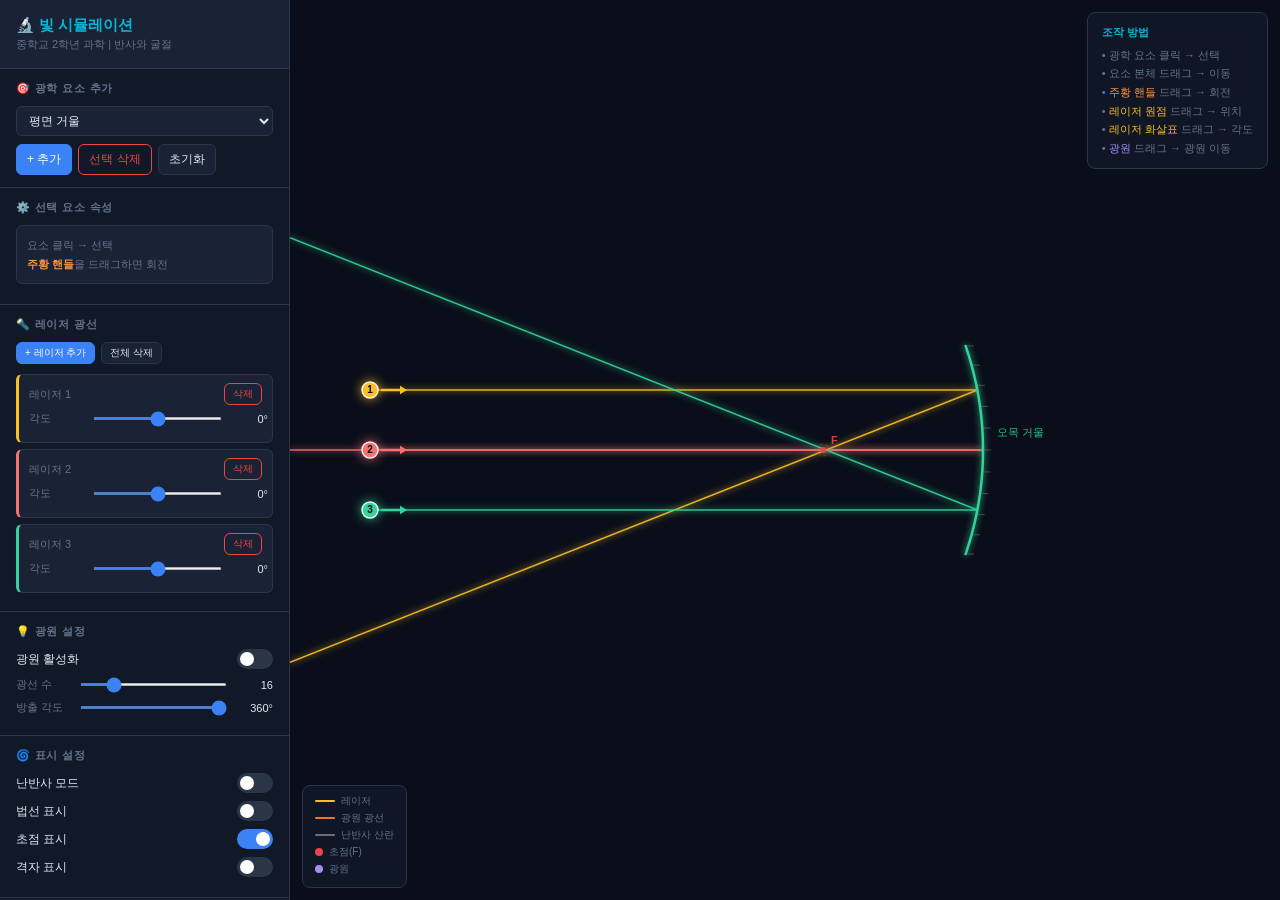
<file: simulations/light_reflection_v1.0.html>
<!DOCTYPE html>
<html lang="ko">
<head>
<meta charset="UTF-8">
<meta name="viewport" content="width=device-width, initial-scale=1.0">
<title>빛 시뮬레이션 - 중학교 2학년 과학</title>
<style>
:root {
  --bg: #0a0e1a;
  --panel: #111827;
  --panel2: #1a2235;
  --border: #2a3548;
  --accent: #3b82f6;
  --accent2: #06b6d4;
  --text: #e2e8f0;
  --muted: #64748b;
  --highlight: #1e3a5f;
  --red: #ef4444;
}
* { box-sizing: border-box; margin: 0; padding: 0; }
body {
  background: var(--bg);
  color: var(--text);
  font-family: 'Pretendard', 'Noto Sans KR', sans-serif;
  display: flex;
  height: 100vh;
  overflow: hidden;
  font-size: 13px;
}
#sidebar {
  width: 290px;
  min-width: 290px;
  background: var(--panel);
  border-right: 1px solid var(--border);
  display: flex;
  flex-direction: column;
  overflow-y: auto;
}
#sidebar::-webkit-scrollbar { width: 4px; }
#sidebar::-webkit-scrollbar-thumb { background: var(--border); border-radius: 2px; }
.sidebar-header {
  padding: 16px;
  border-bottom: 1px solid var(--border);
  background: var(--panel2);
}
.sidebar-header h1 { font-size: 15px; font-weight: 700; color: var(--accent2); }
.sidebar-header p { font-size: 11px; color: var(--muted); margin-top: 2px; }
.section { border-bottom: 1px solid var(--border); padding: 12px 16px; }
.section-title {
  font-size: 11px; font-weight: 600; color: var(--muted);
  text-transform: uppercase; letter-spacing: 0.8px; margin-bottom: 10px;
}
.btn {
  background: var(--panel2); border: 1px solid var(--border);
  color: var(--text); padding: 6px 10px; border-radius: 6px;
  cursor: pointer; font-size: 12px; transition: all 0.15s;
}
.btn:hover { background: var(--highlight); border-color: var(--accent); }
.btn.primary { background: var(--accent); border-color: var(--accent); color: #fff; }
.btn.primary:hover { background: #2563eb; }
.btn.danger { background: transparent; border-color: var(--red); color: var(--red); }
.btn.danger:hover { background: rgba(239,68,68,0.1); }
.btn.small { padding: 3px 8px; font-size: 10px; }
.btn-row { display: flex; gap: 6px; flex-wrap: wrap; }
select {
  background: var(--panel2); border: 1px solid var(--border);
  color: var(--text); padding: 6px 8px; border-radius: 6px;
  font-size: 12px; width: 100%; cursor: pointer; margin-bottom: 8px;
}
.slider-row { display: flex; align-items: center; gap: 8px; margin-bottom: 8px; }
.slider-row label { font-size: 11px; color: var(--muted); min-width: 56px; }
.slider-row input[type=range] { flex: 1; accent-color: var(--accent); height: 3px; }
.slider-row span { font-size: 11px; color: var(--text); min-width: 38px; text-align: right; font-variant-numeric: tabular-nums; }
.toggle-row { display: flex; align-items: center; justify-content: space-between; margin-bottom: 8px; }
.toggle-label { font-size: 12px; }
.toggle {
  width: 36px; height: 20px; background: var(--border);
  border-radius: 10px; position: relative; cursor: pointer;
  transition: background 0.2s; border: none; flex-shrink: 0;
}
.toggle.on { background: var(--accent); }
.toggle::after {
  content: ''; width: 14px; height: 14px; background: #fff;
  border-radius: 50%; position: absolute; top: 3px; left: 3px;
  transition: left 0.2s;
}
.toggle.on::after { left: 19px; }
.element-list { display: flex; flex-direction: column; gap: 4px; }
.element-item {
  background: var(--panel2); border: 1px solid var(--border);
  border-radius: 6px; padding: 8px 10px; cursor: pointer;
}
.element-item:hover { border-color: var(--accent); }
.element-item.selected { border-color: var(--accent); background: var(--highlight); }
.element-item .el-name { font-size: 12px; font-weight: 500; }
.element-item .el-type { font-size: 10px; color: var(--muted); }
.el-dot { width: 8px; height: 8px; border-radius: 50%; flex-shrink: 0; margin-right: 8px; display: inline-block; vertical-align: middle; }
.info-panel {
  background: var(--panel2); border: 1px solid var(--border);
  border-radius: 6px; padding: 10px; margin-bottom: 8px;
  font-size: 11px; line-height: 1.7; color: var(--muted);
}
.info-panel strong { color: var(--text); }
.laser-card {
  background: var(--panel2); border: 1px solid var(--border);
  border-radius: 6px; padding: 8px 10px; margin-bottom: 6px;
}
.laser-card-header {
  display: flex; align-items: center; justify-content: space-between;
  margin-bottom: 6px;
}
.laser-card-header span { font-size: 11px; color: var(--muted); }
.canvas-area { flex: 1; position: relative; overflow: hidden; }
#mainCanvas { width: 100%; height: 100%; display: block; cursor: crosshair; }
.legend {
  position: absolute; bottom: 12px; left: 12px;
  background: rgba(17,24,39,0.9); border: 1px solid var(--border);
  border-radius: 8px; padding: 8px 12px; font-size: 10px;
  backdrop-filter: blur(10px);
}
.legend-item { display: flex; align-items: center; gap: 6px; margin-bottom: 3px; color: var(--muted); }
.legend-line { width: 20px; height: 2px; border-radius: 1px; }
.color-dot { width: 8px; height: 8px; border-radius: 50%; flex-shrink: 0; }
.help {
  position: absolute; top: 12px; right: 12px;
  background: rgba(17,24,39,0.9); border: 1px solid var(--border);
  border-radius: 8px; padding: 10px 14px; font-size: 11px;
  backdrop-filter: blur(10px); color: var(--muted); max-width: 260px;
  line-height: 1.7;
}
.help strong { color: var(--accent2); display: block; margin-bottom: 4px; }
</style>
</head>
<body>

<div id="sidebar">
  <div class="sidebar-header">
    <h1>🔬 빛 시뮬레이션</h1>
    <p>중학교 2학년 과학 | 반사와 굴절</p>
  </div>

  <div class="section">
    <div class="section-title">🎯 광학 요소 추가</div>
    <select id="elementType">
      <option value="flat_mirror">평면 거울</option>
      <option value="concave_mirror">오목 거울</option>
      <option value="convex_mirror">볼록 거울</option>
      <option value="convex_lens">볼록 렌즈</option>
      <option value="concave_lens">오목 렌즈</option>
    </select>
    <div class="btn-row">
      <button class="btn primary" onclick="addElement()">+ 추가</button>
      <button class="btn danger" onclick="removeSelected()">선택 삭제</button>
      <button class="btn" onclick="clearAll()">초기화</button>
    </div>
  </div>

  <div class="section">
    <div class="section-title">⚙️ 선택 요소 속성</div>
    <div id="elementProps">
      <div class="info-panel">요소 클릭 → 선택<br><strong style="color:#fb923c">주황 핸들</strong>을 드래그하면 회전</div>
    </div>
  </div>

  <div class="section">
    <div class="section-title">🔦 레이저 광선</div>
    <div class="btn-row" style="margin-bottom:10px">
      <button class="btn primary small" onclick="addLaser()">+ 레이저 추가</button>
      <button class="btn small" onclick="clearLasers()">전체 삭제</button>
    </div>
    <div id="laserControls"></div>
  </div>

  <div class="section">
    <div class="section-title">💡 광원 설정</div>
    <div class="toggle-row">
      <span class="toggle-label">광원 활성화</span>
      <button class="toggle" id="lightSourceToggle" onclick="toggleLightSource()"></button>
    </div>
    <div class="slider-row">
      <label>광선 수</label>
      <input type="range" min="4" max="64" value="16" step="4" id="rayCount" oninput="updateLightSource()">
      <span id="rayCountVal">16</span>
    </div>
    <div class="slider-row">
      <label>방출 각도</label>
      <input type="range" min="10" max="360" value="360" step="10" id="emitAngle" oninput="updateLightSource()">
      <span id="emitAngleVal">360°</span>
    </div>
  </div>

  <div class="section">
    <div class="section-title">🌀 표시 설정</div>
    <div class="toggle-row">
      <span class="toggle-label">난반사 모드</span>
      <button class="toggle" id="diffuseToggle" onclick="toggleDiffuse()"></button>
    </div>
    <div class="toggle-row">
      <span class="toggle-label">법선 표시</span>
      <button class="toggle" id="normalToggle" onclick="toggleNormal()"></button>
    </div>
    <div class="toggle-row">
      <span class="toggle-label">초점 표시</span>
      <button class="toggle on" id="focalToggle" onclick="toggleFocal()"></button>
    </div>
    <div class="toggle-row">
      <span class="toggle-label">격자 표시</span>
      <button class="toggle" id="gridToggle" onclick="toggleGrid()"></button>
    </div>
  </div>

  <div class="section">
    <div class="section-title">📋 광학 요소 목록</div>
    <div class="element-list" id="elementList"></div>
  </div>
</div>

<div class="canvas-area">
  <canvas id="mainCanvas"></canvas>
  <div class="help">
    <strong>조작 방법</strong>
    • 광학 요소 클릭 → 선택<br>
    • 요소 본체 드래그 → 이동<br>
    • <span style="color:#fb923c">주황 핸들</span> 드래그 → 회전<br>
    • <span style="color:#fbbf24">레이저 원점</span> 드래그 → 위치<br>
    • <span style="color:#fbbf24">레이저 화살표</span> 드래그 → 각도<br>
    • <span style="color:#a78bfa">광원</span> 드래그 → 광원 이동
  </div>
  <div class="legend">
    <div class="legend-item"><div class="legend-line" style="background:#fbbf24"></div>레이저</div>
    <div class="legend-item"><div class="legend-line" style="background:#f97316"></div>광원 광선</div>
    <div class="legend-item"><div class="legend-line" style="background:rgba(200,200,200,0.5)"></div>난반사 산란</div>
    <div class="legend-item"><div class="color-dot" style="background:#ef4444"></div>초점(F)</div>
    <div class="legend-item"><div class="color-dot" style="background:#a78bfa"></div>광원</div>
  </div>
</div>

<script>
const canvas = document.getElementById('mainCanvas');
const ctx = canvas.getContext('2d');

let W, H;
let elements = [];
let lasers = [];
let lightSource = { x: 200, y: 300, active: false, rayCount: 16, emitAngle: 360 };
let selectedEl = null;
let nextId = 1;
let nextLaserId = 1;

let dragMode = null;
let dragTarget = null;
let dragOffset = { x: 0, y: 0 };

let showDiffuse = false;
let showNormal = false;
let showFocal = true;
let showGrid = false;

const COLORS = {
  flat_mirror: '#60a5fa',
  concave_mirror: '#34d399',
  convex_mirror: '#a78bfa',
  convex_lens: '#fb923c',
  concave_lens: '#f472b6'
};
const NAMES = {
  flat_mirror: '평면 거울',
  concave_mirror: '오목 거울',
  convex_mirror: '볼록 거울',
  convex_lens: '볼록 렌즈',
  concave_lens: '오목 렌즈'
};
const LASER_COLORS = ['#fbbf24','#f87171','#34d399','#60a5fa','#a78bfa','#fb923c','#f472b6','#2dd4bf','#facc15','#fda4af','#86efac','#93c5fd'];

function resize() {
  const area = canvas.parentElement;
  W = canvas.width = area.clientWidth;
  H = canvas.height = area.clientHeight;
  render();
}

// ─── Vector helpers ─────────────────────────────────────────────────────────

function vec(x, y) { return { x, y }; }
function add(a, b) { return vec(a.x + b.x, a.y + b.y); }
function sub(a, b) { return vec(a.x - b.x, a.y - b.y); }
function scale(v, s) { return vec(v.x * s, v.y * s); }
function dot(a, b) { return a.x * b.x + a.y * b.y; }
function len(v) { return Math.sqrt(v.x * v.x + v.y * v.y); }
function norm(v) { const l = len(v); return l < 1e-10 ? vec(0, 0) : vec(v.x / l, v.y / l); }
function reflect(d, n) { return sub(d, scale(n, 2 * dot(d, n))); }

// Element local frame:
//   along = unit vector along chord (rotates with angle)
//   perp  = unit vector 90° CCW from along; this is the "front" / reflective side
//   For mirror with angle=0: along=(1,0), perp=(0,-1). So front faces UP.
//   Concave: center of curvature is on +perp side.
//   Convex:  center of curvature is on -perp side.
//   Reflective surface always on +perp side.
function elementBasis(el) {
  const c = Math.cos(el.angle), s = Math.sin(el.angle);
  return {
    along: vec(c, s),
    perp: vec(s, -c)  // 90° CCW from along (in screen coords where y is down)
  };
}

// ─── Element management ────────────────────────────────────────────────────

function addElement() {
  const type = document.getElementById('elementType').value;
  const el = {
    id: nextId++, type,
    x: W / 2 + (Math.random() - 0.5) * 150,
    y: H / 2 + (Math.random() - 0.5) * 100,
    size: 140,
    radius: 280,
    angle: 0,
    diffuse: false
  };
  elements.push(el);
  selectElement(el);
  renderList();
  render();
}

function removeSelected() {
  if (!selectedEl) return;
  elements = elements.filter(e => e.id !== selectedEl.id);
  selectedEl = null;
  renderList();
  renderProps();
  render();
}

function clearAll() {
  elements = [];
  selectedEl = null;
  renderList();
  renderProps();
  render();
}

function selectElement(el) {
  selectedEl = el;
  renderList();
  renderProps();
  render();
}

function renderList() {
  const div = document.getElementById('elementList');
  if (elements.length === 0) {
    div.innerHTML = '<div class="info-panel" style="text-align:center">추가된 요소 없음</div>';
    return;
  }
  div.innerHTML = elements.map(e => `
    <div class="element-item ${selectedEl && selectedEl.id === e.id ? 'selected' : ''}" onclick="selectElement(elements.find(x=>x.id===${e.id}))">
      <span class="el-dot" style="background:${COLORS[e.type]}"></span>
      <span class="el-name">${NAMES[e.type]}</span>
      <span class="el-type" style="float:right">크기 ${Math.round(e.size)}${e.type==='flat_mirror'?'':' · R '+Math.round(e.radius)}</span>
    </div>
  `).join('');
}

function renderProps() {
  const div = document.getElementById('elementProps');
  if (!selectedEl) {
    div.innerHTML = '<div class="info-panel">요소 클릭 → 선택<br><strong style="color:#fb923c">주황 핸들</strong>을 드래그하면 회전</div>';
    return;
  }
  const el = selectedEl;
  const needsR = el.type !== 'flat_mirror';
  div.innerHTML = `
    <div class="slider-row">
      <label>크기</label>
      <input type="range" min="40" max="320" value="${el.size}" oninput="updateProp('size',this.value)">
      <span id="propSizeVal">${Math.round(el.size)}</span>
    </div>
    <div class="slider-row">
      <label>회전</label>
      <input type="range" min="-180" max="180" value="${Math.round(el.angle*180/Math.PI)}" oninput="updateProp('angle',this.value,true)">
      <span id="propAngleVal">${Math.round(el.angle*180/Math.PI)}°</span>
    </div>
    ${needsR ? `
    <div class="slider-row">
      <label>곡률반경 R</label>
      <input type="range" min="80" max="800" value="${el.radius}" oninput="updateProp('radius',this.value)">
      <span id="propRadiusVal">${Math.round(el.radius)}</span>
    </div>
    <div class="info-panel" id="focalInfo" style="margin-top:6px">초점거리 f = R/2 = ${Math.round(el.radius/2)}</div>
    ` : ''}
    <div class="toggle-row">
      <span class="toggle-label">난반사 표면</span>
      <button class="toggle ${el.diffuse ? 'on' : ''}" id="elDiffuse" onclick="toggleElDiffuse()"></button>
    </div>
  `;
}

function updateProp(key, val, isDeg) {
  if (!selectedEl) return;
  const v = isDeg ? parseFloat(val) * Math.PI / 180 : parseFloat(val);
  selectedEl[key] = v;
  const span = document.getElementById(`prop${key.charAt(0).toUpperCase()+key.slice(1)}Val`);
  if (span) span.textContent = isDeg ? `${Math.round(parseFloat(val))}°` : Math.round(v);
  if (key === 'radius') {
    const fInfo = document.getElementById('focalInfo');
    if (fInfo) fInfo.innerHTML = `초점거리 f = R/2 = ${Math.round(v/2)}`;
  }
  renderList();
  render();
}

function toggleElDiffuse() {
  if (!selectedEl) return;
  selectedEl.diffuse = !selectedEl.diffuse;
  document.getElementById('elDiffuse').classList.toggle('on');
  render();
}

// ─── Lasers ────────────────────────────────────────────────────────────────

function addLaser() {
  if (lasers.length >= 12) return;
  const idx = lasers.length;
  lasers.push({
    id: nextLaserId++,
    x: 60,
    y: 80 + idx * 50,
    angle: 0,
    color: LASER_COLORS[idx % LASER_COLORS.length]
  });
  renderLaserControls();
  render();
}

function clearLasers() {
  lasers = [];
  renderLaserControls();
  render();
}

function removeLaser(id) {
  lasers = lasers.filter(l => l.id !== id);
  renderLaserControls();
  render();
}

function renderLaserControls() {
  const div = document.getElementById('laserControls');
  if (lasers.length === 0) {
    div.innerHTML = '<div class="info-panel" style="text-align:center">레이저 없음</div>';
    return;
  }
  div.innerHTML = lasers.map((l, i) => `
    <div class="laser-card" style="border-left:3px solid ${l.color}">
      <div class="laser-card-header">
        <span>레이저 ${i+1}</span>
        <button class="btn small danger" onclick="removeLaser(${l.id})">삭제</button>
      </div>
      <div class="slider-row">
        <label>각도</label>
        <input type="range" min="-180" max="180" value="${Math.round(l.angle)}" oninput="updateLaserAngle(${l.id},this.value)">
        <span id="laserA${l.id}">${Math.round(l.angle)}°</span>
      </div>
    </div>
  `).join('');
}

function updateLaserAngle(id, val) {
  const l = lasers.find(x => x.id === id);
  if (!l) return;
  l.angle = parseFloat(val);
  document.getElementById('laserA'+id).textContent = `${Math.round(val)}°`;
  render();
}

// ─── Light source ──────────────────────────────────────────────────────────

function toggleLightSource() {
  lightSource.active = !lightSource.active;
  document.getElementById('lightSourceToggle').classList.toggle('on');
  render();
}

function updateLightSource() {
  lightSource.rayCount = parseInt(document.getElementById('rayCount').value);
  lightSource.emitAngle = parseInt(document.getElementById('emitAngle').value);
  document.getElementById('rayCountVal').textContent = lightSource.rayCount;
  document.getElementById('emitAngleVal').textContent = lightSource.emitAngle + '°';
  render();
}

function toggleDiffuse() { showDiffuse = !showDiffuse; document.getElementById('diffuseToggle').classList.toggle('on'); render(); }
function toggleNormal() { showNormal = !showNormal; document.getElementById('normalToggle').classList.toggle('on'); render(); }
function toggleFocal() { showFocal = !showFocal; document.getElementById('focalToggle').classList.toggle('on'); render(); }
function toggleGrid() { showGrid = !showGrid; document.getElementById('gridToggle').classList.toggle('on'); render(); }

// ─── Geometry ──────────────────────────────────────────────────────────────

// For curved mirror: center of curvature
// Concave: center is at +perp (front side)
// Convex:  center is at -perp (back side)
// Reflective surface is on the +perp side in both cases.
function arcGeometry(el) {
  const { perp } = elementBasis(el);
  let center;
  if (el.type === 'concave_mirror') {
    center = add(vec(el.x, el.y), scale(perp, el.radius));
  } else {
    center = sub(vec(el.x, el.y), scale(perp, el.radius));
  }
  const halfAng = Math.asin(Math.min(0.999, (el.size / 2) / el.radius));
  return { center, R: el.radius, halfAng };
}

function getElementEndpoints(el) {
  const { along } = elementBasis(el);
  const half = el.size / 2;
  return {
    p1: vec(el.x - along.x * half, el.y - along.y * half),
    p2: vec(el.x + along.x * half, el.y + along.y * half)
  };
}

function lineSegIntersect(origin, dir, p1, p2) {
  const d2 = sub(p2, p1);
  const cross = dir.x * d2.y - dir.y * d2.x;
  if (Math.abs(cross) < 1e-9) return null;
  const t = ((p1.x - origin.x) * d2.y - (p1.y - origin.y) * d2.x) / cross;
  const u = ((p1.x - origin.x) * dir.y - (p1.y - origin.y) * dir.x) / cross;
  if (t < 1e-3 || u < -0.005 || u > 1.005) return null;
  return { t, pt: add(origin, scale(dir, t)) };
}

function rayCircleIntersect(origin, dir, center, R) {
  const oc = sub(origin, center);
  const a = dot(dir, dir);
  const b = 2 * dot(oc, dir);
  const c = dot(oc, oc) - R * R;
  const disc = b * b - 4 * a * c;
  if (disc < 0) return [];
  const sq = Math.sqrt(disc);
  return [(-b - sq) / (2 * a), (-b + sq) / (2 * a)].filter(t => t > 1e-3);
}

// Check if a hit point on the circle lies within the arc's angular extent
function pointOnArc(el, pt) {
  const { center, halfAng } = arcGeometry(el);
  const { perp, along } = elementBasis(el);
  // Direction from center to pt (this is the surface normal direction outward from center)
  const v = norm(sub(pt, center));
  // For concave mirror: surface is on -perp side relative to center (so v should have negative perp component)
  // For convex mirror:  surface is on +perp side relative to center
  let baseDir;
  if (el.type === 'concave_mirror') {
    baseDir = scale(perp, -1);
  } else {
    baseDir = perp;
  }
  // Component along baseDir (should be positive)
  const radial = dot(v, baseDir);
  if (radial < 0) return false;
  // Component along chord direction
  const tangential = dot(v, along);
  const ang = Math.atan2(tangential, radial);
  return Math.abs(ang) <= halfAng + 1e-3;
}

function intersectElement(el, origin, dir) {
  if (el.type === 'flat_mirror') {
    const { p1, p2 } = getElementEndpoints(el);
    return lineSegIntersect(origin, dir, p1, p2) ? { ...lineSegIntersect(origin, dir, p1, p2), el } : null;
  }
  if (el.type === 'concave_mirror' || el.type === 'convex_mirror') {
    const { center, R } = arcGeometry(el);
    const ts = rayCircleIntersect(origin, dir, center, R);
    let best = null;
    for (const t of ts) {
      const pt = add(origin, scale(dir, t));
      if (pointOnArc(el, pt)) {
        if (!best || t < best.t) best = { t, pt, el };
      }
    }
    return best;
  }
  if (el.type === 'convex_lens' || el.type === 'concave_lens') {
    const { p1, p2 } = getElementEndpoints(el);
    const hit = lineSegIntersect(origin, dir, p1, p2);
    return hit ? { ...hit, el } : null;
  }
  return null;
}

// Mirror normal at hit point. Always points back toward incoming ray.
function getMirrorNormal(el, pt, incomingDir) {
  let n;
  if (el.type === 'flat_mirror') {
    n = elementBasis(el).perp;
  } else {
    const { center } = arcGeometry(el);
    if (el.type === 'concave_mirror') {
      // For concave: center is at +perp side, surface on the inside of circle
      // Normal points from surface TOWARD center
      n = norm(sub(center, pt));
    } else {
      // For convex: center is at -perp side, surface on the outside of circle
      // Normal points FROM center toward surface (outward)
      n = norm(sub(pt, center));
    }
  }
  // Flip if necessary so normal opposes incoming direction
  if (dot(n, incomingDir) > 0) n = scale(n, -1);
  return n;
}

// Thin lens refraction using thin-lens approximation in local frame
function refractLens(el, pt, dirIn) {
  const { along, perp } = elementBasis(el);
  const f = el.type === 'convex_lens' ? el.radius / 2 : -el.radius / 2;

  // Optical axis = perp direction. Make it point in same general direction as ray.
  let axis = perp;
  if (dot(dirIn, axis) < 0) axis = scale(axis, -1);
  // Height direction = along
  const height = along;

  // Signed height of intersection from element center
  const center = vec(el.x, el.y);
  const h = dot(sub(pt, center), height);

  // Decompose incoming direction
  const dAxis = dot(dirIn, axis);
  const dHeight = dot(dirIn, height);
  if (Math.abs(dAxis) < 1e-6) return dirIn;
  const tanIn = dHeight / dAxis;

  // Thin-lens formula: tan(out) = tan(in) - h/f
  const tanOut = tanIn - h / f;

  // Reconstruct direction (axis component = 1, then normalize)
  return norm(add(axis, scale(height, tanOut)));
}

// ─── Ray tracing ───────────────────────────────────────────────────────────

function traceRay(ox, oy, dx, dy, maxBounces = 12) {
  const segments = [];
  const bounces = [];
  let origin = vec(ox, oy);
  let dir = norm(vec(dx, dy));

  for (let i = 0; i <= maxBounces; i++) {
    let closest = null;
    for (const el of elements) {
      const hit = intersectElement(el, origin, dir);
      if (hit && (!closest || hit.t < closest.t)) closest = hit;
    }

    const boundary = traceBoundary(origin, dir);

    if (!closest || boundary.t < closest.t) {
      segments.push({ x1: origin.x, y1: origin.y, x2: boundary.pt.x, y2: boundary.pt.y });
      break;
    }

    segments.push({ x1: origin.x, y1: origin.y, x2: closest.pt.x, y2: closest.pt.y });

    const el = closest.el;

    if (el.diffuse) {
      bounces.push({ pt: closest.pt, el, type: 'diffuse', normal: getMirrorNormal(el, closest.pt, dir) });
      break;
    }

    let newDir, normal;
    if (el.type.includes('mirror')) {
      normal = getMirrorNormal(el, closest.pt, dir);
      newDir = reflect(dir, normal);
      bounces.push({ pt: closest.pt, el, type: 'reflect', normal });
    } else {
      normal = elementBasis(el).perp;
      if (dot(normal, dir) > 0) normal = scale(normal, -1);
      newDir = refractLens(el, closest.pt, dir);
      bounces.push({ pt: closest.pt, el, type: 'refract', normal });
    }

    // Step slightly off the surface to avoid re-intersection
    origin = add(closest.pt, scale(newDir, 0.5));
    dir = newDir;
  }

  return { segments, bounces };
}

function traceBoundary(origin, dir) {
  let tMin = Infinity;
  if (Math.abs(dir.x) > 1e-9) {
    const t1 = -origin.x / dir.x;
    const t2 = (W - origin.x) / dir.x;
    if (t1 > 0.05) tMin = Math.min(tMin, t1);
    if (t2 > 0.05) tMin = Math.min(tMin, t2);
  }
  if (Math.abs(dir.y) > 1e-9) {
    const t1 = -origin.y / dir.y;
    const t2 = (H - origin.y) / dir.y;
    if (t1 > 0.05) tMin = Math.min(tMin, t1);
    if (t2 > 0.05) tMin = Math.min(tMin, t2);
  }
  if (tMin === Infinity) tMin = 2000;
  return { t: tMin, pt: add(origin, scale(dir, tMin)) };
}

function diffuseScatter(pt, normal, count = 12) {
  const tangent = vec(-normal.y, normal.x);
  const rays = [];
  for (let i = 0; i < count; i++) {
    const a = (Math.random() - 0.5) * Math.PI * 0.95;
    rays.push(norm(add(scale(normal, Math.cos(a)), scale(tangent, Math.sin(a)))));
  }
  return rays;
}

// ─── Render ────────────────────────────────────────────────────────────────

function render() {
  ctx.clearRect(0, 0, W, H);
  ctx.fillStyle = '#0a0e1a';
  ctx.fillRect(0, 0, W, H);

  if (showGrid) drawGrid();

  // Trace lasers
  lasers.forEach(laser => {
    const rad = laser.angle * Math.PI / 180;
    const result = traceRay(laser.x, laser.y, Math.cos(rad), Math.sin(rad));
    drawRay(result, laser.color);
  });

  // Trace light source
  if (lightSource.active) {
    const halfA = (lightSource.emitAngle / 2) * Math.PI / 180;
    const n = lightSource.rayCount;
    for (let i = 0; i < n; i++) {
      const t = n === 1 ? 0 : (i / (n - 1)) * 2 - 1;
      const angle = t * halfA;
      const result = traceRay(lightSource.x, lightSource.y, Math.cos(angle), Math.sin(angle), 6);
      drawRay(result, '#f97316', 0.65);
    }
  }

  // Elements
  elements.forEach(el => drawElement(el));

  if (showFocal) elements.forEach(el => drawFocalPoints(el));

  // Light source icon
  if (lightSource.active) drawLightSourceIcon();

  // Lasers
  lasers.forEach((l, i) => drawLaser(l, i));

  // Rotation handle
  if (selectedEl) drawRotationHandle(selectedEl);
}

function drawGrid() {
  ctx.strokeStyle = 'rgba(255,255,255,0.04)';
  ctx.lineWidth = 1;
  for (let x = 0; x < W; x += 40) {
    ctx.beginPath(); ctx.moveTo(x, 0); ctx.lineTo(x, H); ctx.stroke();
  }
  for (let y = 0; y < H; y += 40) {
    ctx.beginPath(); ctx.moveTo(0, y); ctx.lineTo(W, y); ctx.stroke();
  }
}

function drawRay(result, color, alpha = 0.9) {
  const { segments, bounces } = result;

  ctx.save();
  ctx.strokeStyle = color;
  ctx.lineWidth = 1.5;
  ctx.globalAlpha = alpha;
  ctx.shadowColor = color;
  ctx.shadowBlur = 6;
  segments.forEach(seg => {
    ctx.beginPath();
    ctx.moveTo(seg.x1, seg.y1);
    ctx.lineTo(seg.x2, seg.y2);
    ctx.stroke();
  });
  ctx.restore();

  if (showNormal) {
    ctx.save();
    ctx.strokeStyle = '#60a5fa';
    ctx.lineWidth = 1;
    ctx.setLineDash([4, 4]);
    ctx.globalAlpha = 0.6;
    bounces.forEach(b => {
      ctx.beginPath();
      ctx.moveTo(b.pt.x - b.normal.x * 30, b.pt.y - b.normal.y * 30);
      ctx.lineTo(b.pt.x + b.normal.x * 30, b.pt.y + b.normal.y * 30);
      ctx.stroke();
    });
    ctx.restore();
  }

  if (showDiffuse) {
    bounces.forEach(b => {
      if (b.type === 'diffuse' || (b.el && b.el.diffuse)) {
        const rays = diffuseScatter(b.pt, b.normal, 12);
        ctx.save();
        ctx.strokeStyle = color;
        ctx.globalAlpha = 0.28;
        ctx.lineWidth = 1;
        rays.forEach(r => {
          const end = add(b.pt, scale(r, 50 + Math.random() * 40));
          ctx.beginPath();
          ctx.moveTo(b.pt.x, b.pt.y);
          ctx.lineTo(end.x, end.y);
          ctx.stroke();
        });
        ctx.restore();
      }
    });
  }
}

function drawElement(el) {
  const col = COLORS[el.type];
  const isSelected = selectedEl && selectedEl.id === el.id;
  const { perp, along } = elementBasis(el);

  ctx.save();
  ctx.strokeStyle = isSelected ? '#fff' : col;
  ctx.lineWidth = isSelected ? 3 : 2.5;
  ctx.lineCap = 'round';
  ctx.shadowColor = col;
  ctx.shadowBlur = isSelected ? 14 : 6;

  if (el.type === 'flat_mirror') {
    const { p1, p2 } = getElementEndpoints(el);
    ctx.beginPath();
    ctx.moveTo(p1.x, p1.y);
    ctx.lineTo(p2.x, p2.y);
    ctx.stroke();
    // Hatching on back side (-perp direction)
    ctx.shadowBlur = 0;
    ctx.strokeStyle = 'rgba(150,150,150,0.4)';
    ctx.lineWidth = 1;
    for (let i = 0; i <= 8; i++) {
      const t = i / 8;
      const px = p1.x + (p2.x - p1.x) * t;
      const py = p1.y + (p2.y - p1.y) * t;
      ctx.beginPath();
      ctx.moveTo(px, py);
      ctx.lineTo(px - perp.x * 8, py - perp.y * 8);
      ctx.stroke();
    }
  } else if (el.type === 'concave_mirror' || el.type === 'convex_mirror') {
    // Draw the arc by sampling points along the curve
    const samples = 50;
    const half = el.size / 2;
    const { center, R } = arcGeometry(el);
    const points = [];
    for (let i = 0; i <= samples; i++) {
      const t = (i / samples) * 2 - 1; // -1 to 1
      // Position along chord
      const chordPt = add(vec(el.x, el.y), scale(along, t * half));
      // Project onto circle: vector from center to chord point, normalize, scale by R
      const dirFromCenter = norm(sub(chordPt, center));
      const surfPt = add(center, scale(dirFromCenter, R));
      points.push(surfPt);
    }
    ctx.beginPath();
    ctx.moveTo(points[0].x, points[0].y);
    for (let i = 1; i < points.length; i++) {
      ctx.lineTo(points[i].x, points[i].y);
    }
    ctx.stroke();

    // Hatching on back side
    ctx.shadowBlur = 0;
    ctx.strokeStyle = 'rgba(150,150,150,0.4)';
    ctx.lineWidth = 1;
    for (let i = 0; i < points.length; i += 5) {
      const sp = points[i];
      // Back direction = away from reflective side. Reflective side is +perp.
      // For concave mirror, the surface bulges in -perp direction, so back is in -perp.
      // Wait: actually back hatching should be on the -perp side (the mirror's back)
      const backDir = scale(perp, -1);
      ctx.beginPath();
      ctx.moveTo(sp.x, sp.y);
      ctx.lineTo(sp.x + backDir.x * 8, sp.y + backDir.y * 8);
      ctx.stroke();
    }
  } else {
    // Lens
    const { p1, p2 } = getElementEndpoints(el);
    const bulge = el.type === 'convex_lens' ? el.size / 5 : -el.size / 5;
    const mid = scale(add(p1, p2), 0.5);
    const cp1 = add(mid, scale(perp, bulge));
    const cp2 = sub(mid, scale(perp, bulge));

    ctx.fillStyle = col + '22';
    ctx.beginPath();
    ctx.moveTo(p1.x, p1.y);
    ctx.quadraticCurveTo(cp1.x, cp1.y, p2.x, p2.y);
    ctx.quadraticCurveTo(cp2.x, cp2.y, p1.x, p1.y);
    ctx.fill();

    ctx.beginPath();
    ctx.moveTo(p1.x, p1.y);
    ctx.quadraticCurveTo(cp1.x, cp1.y, p2.x, p2.y);
    ctx.stroke();
    ctx.beginPath();
    ctx.moveTo(p1.x, p1.y);
    ctx.quadraticCurveTo(cp2.x, cp2.y, p2.x, p2.y);
    ctx.stroke();

    // Optical axis
    ctx.shadowBlur = 0;
    ctx.strokeStyle = 'rgba(255,255,255,0.15)';
    ctx.lineWidth = 1;
    ctx.setLineDash([3, 4]);
    ctx.beginPath();
    ctx.moveTo(el.x - perp.x * 1500, el.y - perp.y * 1500);
    ctx.lineTo(el.x + perp.x * 1500, el.y + perp.y * 1500);
    ctx.stroke();
    ctx.setLineDash([]);
  }

  // Label
  ctx.shadowBlur = 0;
  ctx.fillStyle = col;
  ctx.font = '11px sans-serif';
  ctx.globalAlpha = 0.85;
  ctx.fillText(NAMES[el.type], el.x + 14, el.y - 14);

  ctx.restore();
}

function drawRotationHandle(el) {
  const { perp } = elementBasis(el);
  const d = el.size / 2 + 36;
  const hx = el.x + perp.x * d;
  const hy = el.y + perp.y * d;

  ctx.save();
  ctx.strokeStyle = 'rgba(251,146,60,0.5)';
  ctx.lineWidth = 1;
  ctx.setLineDash([3, 3]);
  ctx.beginPath();
  ctx.moveTo(el.x, el.y);
  ctx.lineTo(hx, hy);
  ctx.stroke();
  ctx.setLineDash([]);

  ctx.fillStyle = '#fb923c';
  ctx.shadowColor = '#fb923c';
  ctx.shadowBlur = 12;
  ctx.beginPath();
  ctx.arc(hx, hy, 8, 0, Math.PI * 2);
  ctx.fill();

  ctx.shadowBlur = 0;
  ctx.strokeStyle = '#fff';
  ctx.lineWidth = 1.8;
  ctx.beginPath();
  ctx.arc(hx, hy, 4.5, -Math.PI * 0.7, Math.PI * 0.7);
  ctx.stroke();
  // Arrow tip
  ctx.beginPath();
  ctx.moveTo(hx + 4.5 * Math.cos(Math.PI * 0.7), hy + 4.5 * Math.sin(Math.PI * 0.7));
  ctx.lineTo(hx + 4.5 * Math.cos(Math.PI * 0.7) + 2, hy + 4.5 * Math.sin(Math.PI * 0.7) - 2);
  ctx.stroke();
  ctx.restore();
}

function drawFocalPoints(el) {
  if (el.type === 'flat_mirror') return;
  const { perp } = elementBasis(el);
  const f = el.radius / 2;
  let pts = [];

  if (el.type === 'concave_mirror') {
    pts = [add(vec(el.x, el.y), scale(perp, f))];
  } else if (el.type === 'convex_mirror') {
    pts = [sub(vec(el.x, el.y), scale(perp, f))];
  } else {
    pts = [
      add(vec(el.x, el.y), scale(perp, f)),
      sub(vec(el.x, el.y), scale(perp, f))
    ];
  }

  pts.forEach(fp => {
    ctx.save();
    ctx.strokeStyle = '#ef4444';
    ctx.lineWidth = 1;
    ctx.setLineDash([3, 3]);
    ctx.globalAlpha = 0.5;
    ctx.beginPath();
    ctx.arc(fp.x, fp.y, 6, 0, Math.PI * 2);
    ctx.stroke();
    ctx.setLineDash([]);
    ctx.fillStyle = '#ef4444';
    ctx.globalAlpha = 0.95;
    ctx.beginPath();
    ctx.arc(fp.x, fp.y, 3, 0, Math.PI * 2);
    ctx.fill();
    ctx.font = 'bold 11px sans-serif';
    ctx.fillStyle = '#ef4444';
    ctx.globalAlpha = 0.9;
    ctx.fillText('F', fp.x + 8, fp.y - 6);
    ctx.restore();
  });
}

function drawLightSourceIcon() {
  const { x, y } = lightSource;
  ctx.save();
  ctx.fillStyle = '#a78bfa';
  ctx.shadowColor = '#a78bfa';
  ctx.shadowBlur = 18;
  ctx.beginPath();
  ctx.arc(x, y, 9, 0, Math.PI * 2);
  ctx.fill();
  ctx.strokeStyle = '#fff';
  ctx.lineWidth = 1.5;
  ctx.globalAlpha = 0.85;
  ctx.shadowBlur = 0;
  ctx.stroke();
  ctx.restore();
}

function drawLaser(l, i) {
  const rad = l.angle * Math.PI / 180;
  const dx = Math.cos(rad), dy = Math.sin(rad);

  ctx.save();
  ctx.fillStyle = l.color;
  ctx.shadowColor = l.color;
  ctx.shadowBlur = 12;
  ctx.beginPath();
  ctx.arc(l.x, l.y, 8, 0, Math.PI * 2);
  ctx.fill();
  ctx.strokeStyle = '#fff';
  ctx.lineWidth = 1.5;
  ctx.shadowBlur = 0;
  ctx.globalAlpha = 0.9;
  ctx.stroke();

  ctx.fillStyle = '#0a0e1a';
  ctx.font = 'bold 10px sans-serif';
  ctx.globalAlpha = 1;
  ctx.textAlign = 'center';
  ctx.textBaseline = 'middle';
  ctx.fillText(String(i + 1), l.x, l.y);
  ctx.textAlign = 'start';
  ctx.textBaseline = 'alphabetic';

  // Direction arrow
  const ax = l.x + dx * 30;
  const ay = l.y + dy * 30;
  ctx.strokeStyle = l.color;
  ctx.lineWidth = 2.5;
  ctx.beginPath();
  ctx.moveTo(l.x + dx * 11, l.y + dy * 11);
  ctx.lineTo(ax, ay);
  ctx.stroke();
  ctx.fillStyle = l.color;
  const ah = 7;
  const px = -dy, py = dx;
  ctx.beginPath();
  ctx.moveTo(ax + dx * ah, ay + dy * ah);
  ctx.lineTo(ax + px * ah * 0.6, ay + py * ah * 0.6);
  ctx.lineTo(ax - px * ah * 0.6, ay - py * ah * 0.6);
  ctx.closePath();
  ctx.fill();
  ctx.restore();
}

// ─── Hit testing ───────────────────────────────────────────────────────────

function hitTestRotationHandle(px, py) {
  if (!selectedEl) return false;
  const { perp } = elementBasis(selectedEl);
  const d = selectedEl.size / 2 + 36;
  const hx = selectedEl.x + perp.x * d;
  const hy = selectedEl.y + perp.y * d;
  return Math.hypot(px - hx, py - hy) < 14;
}

function hitTestLaserOrigin(px, py) {
  for (const l of lasers) {
    if (Math.hypot(px - l.x, py - l.y) < 13) return l;
  }
  return null;
}

function hitTestLaserArrow(px, py) {
  for (const l of lasers) {
    const rad = l.angle * Math.PI / 180;
    const ax = l.x + Math.cos(rad) * 30;
    const ay = l.y + Math.sin(rad) * 30;
    if (Math.hypot(px - ax, py - ay) < 14) return l;
  }
  return null;
}

function hitTestLight(px, py) {
  if (!lightSource.active) return false;
  return Math.hypot(px - lightSource.x, py - lightSource.y) < 14;
}

function hitTestElement(px, py) {
  for (let i = elements.length - 1; i >= 0; i--) {
    const el = elements[i];
    const dx = px - el.x, dy = py - el.y;
    const { along, perp } = elementBasis(el);
    const localX = dx * along.x + dy * along.y;
    const localY = dx * perp.x + dy * perp.y;
    if (Math.abs(localX) < el.size / 2 + 12 && Math.abs(localY) < 20) return el;
  }
  return null;
}

// ─── Pointer events ────────────────────────────────────────────────────────

function getCanvasPos(e) {
  const rect = canvas.getBoundingClientRect();
  const t = e.touches ? e.touches[0] : e;
  return { x: t.clientX - rect.left, y: t.clientY - rect.top };
}

function onPointerDown(e) {
  const pos = getCanvasPos(e);

  if (hitTestRotationHandle(pos.x, pos.y)) {
    dragMode = 'rotate';
    dragTarget = selectedEl;
    canvas.style.cursor = 'grabbing';
    return;
  }

  let l = hitTestLaserArrow(pos.x, pos.y);
  if (l) {
    dragMode = 'laserAngle';
    dragTarget = l;
    canvas.style.cursor = 'grabbing';
    return;
  }

  l = hitTestLaserOrigin(pos.x, pos.y);
  if (l) {
    dragMode = 'laserOrigin';
    dragTarget = l;
    dragOffset = { x: pos.x - l.x, y: pos.y - l.y };
    canvas.style.cursor = 'grabbing';
    return;
  }

  if (hitTestLight(pos.x, pos.y)) {
    dragMode = 'light';
    dragOffset = { x: pos.x - lightSource.x, y: pos.y - lightSource.y };
    canvas.style.cursor = 'grabbing';
    return;
  }

  const el = hitTestElement(pos.x, pos.y);
  if (el) {
    selectElement(el);
    dragMode = 'element';
    dragTarget = el;
    dragOffset = { x: pos.x - el.x, y: pos.y - el.y };
    canvas.style.cursor = 'grabbing';
    return;
  }

  selectedEl = null;
  renderList();
  renderProps();
  render();
}

function onPointerMove(e) {
  const pos = getCanvasPos(e);

  if (!dragMode) {
    let cur = 'crosshair';
    if (hitTestRotationHandle(pos.x, pos.y) ||
        hitTestLaserArrow(pos.x, pos.y) ||
        hitTestLaserOrigin(pos.x, pos.y) ||
        hitTestLight(pos.x, pos.y) ||
        hitTestElement(pos.x, pos.y)) cur = 'grab';
    canvas.style.cursor = cur;
    return;
  }

  if (dragMode === 'element') {
    dragTarget.x = pos.x - dragOffset.x;
    dragTarget.y = pos.y - dragOffset.y;
    renderList();
    render();
  } else if (dragMode === 'rotate') {
    const dx = pos.x - dragTarget.x;
    const dy = pos.y - dragTarget.y;
    // Handle is positioned at +perp direction. perp = (sin(a), -cos(a)).
    // So if handle vector from element is (hx, hy), then sin(a) = hx/d, -cos(a) = hy/d
    // → a = atan2(hx, -hy)
    dragTarget.angle = Math.atan2(dx, -dy);
    renderList();
    renderProps();
    render();
  } else if (dragMode === 'light') {
    lightSource.x = pos.x - dragOffset.x;
    lightSource.y = pos.y - dragOffset.y;
    render();
  } else if (dragMode === 'laserOrigin') {
    dragTarget.x = pos.x - dragOffset.x;
    dragTarget.y = pos.y - dragOffset.y;
    render();
  } else if (dragMode === 'laserAngle') {
    const dx = pos.x - dragTarget.x;
    const dy = pos.y - dragTarget.y;
    dragTarget.angle = Math.atan2(dy, dx) * 180 / Math.PI;
    renderLaserControls();
    render();
  }
}

function onPointerUp() {
  dragMode = null;
  dragTarget = null;
  canvas.style.cursor = 'crosshair';
}

canvas.addEventListener('mousedown', onPointerDown);
canvas.addEventListener('mousemove', onPointerMove);
canvas.addEventListener('mouseup', onPointerUp);
canvas.addEventListener('mouseleave', onPointerUp);
canvas.addEventListener('touchstart', e => { e.preventDefault(); onPointerDown(e); }, { passive: false });
canvas.addEventListener('touchmove', e => { e.preventDefault(); onPointerMove(e); }, { passive: false });
canvas.addEventListener('touchend', onPointerUp);

// ─── Init ──────────────────────────────────────────────────────────────────

function init() {
  resize();

  // Default: concave mirror facing left, with parallel rays from left
  // For concave mirror facing left: front (+perp) should point in -x direction
  // perp = (sin(a), -cos(a)). For perp = (-1, 0): sin(a)=-1, -cos(a)=0 → a=-π/2
  elements.push({
    id: nextId++, type: 'concave_mirror',
    x: W * 0.7, y: H * 0.5,
    size: 220, radius: 320,
    angle: -Math.PI / 2,
    diffuse: false
  });

  // 3 parallel lasers from left
  for (let i = 0; i < 3; i++) {
    lasers.push({
      id: nextLaserId++,
      x: 80,
      y: H * 0.5 - 60 + i * 60,
      angle: 0,
      color: LASER_COLORS[i]
    });
  }

  lightSource.x = W * 0.2;
  lightSource.y = H * 0.5;

  renderList();
  renderProps();
  renderLaserControls();
  render();
}

window.addEventListener('resize', resize);
init();
</script>
</body>
</html>
</file>
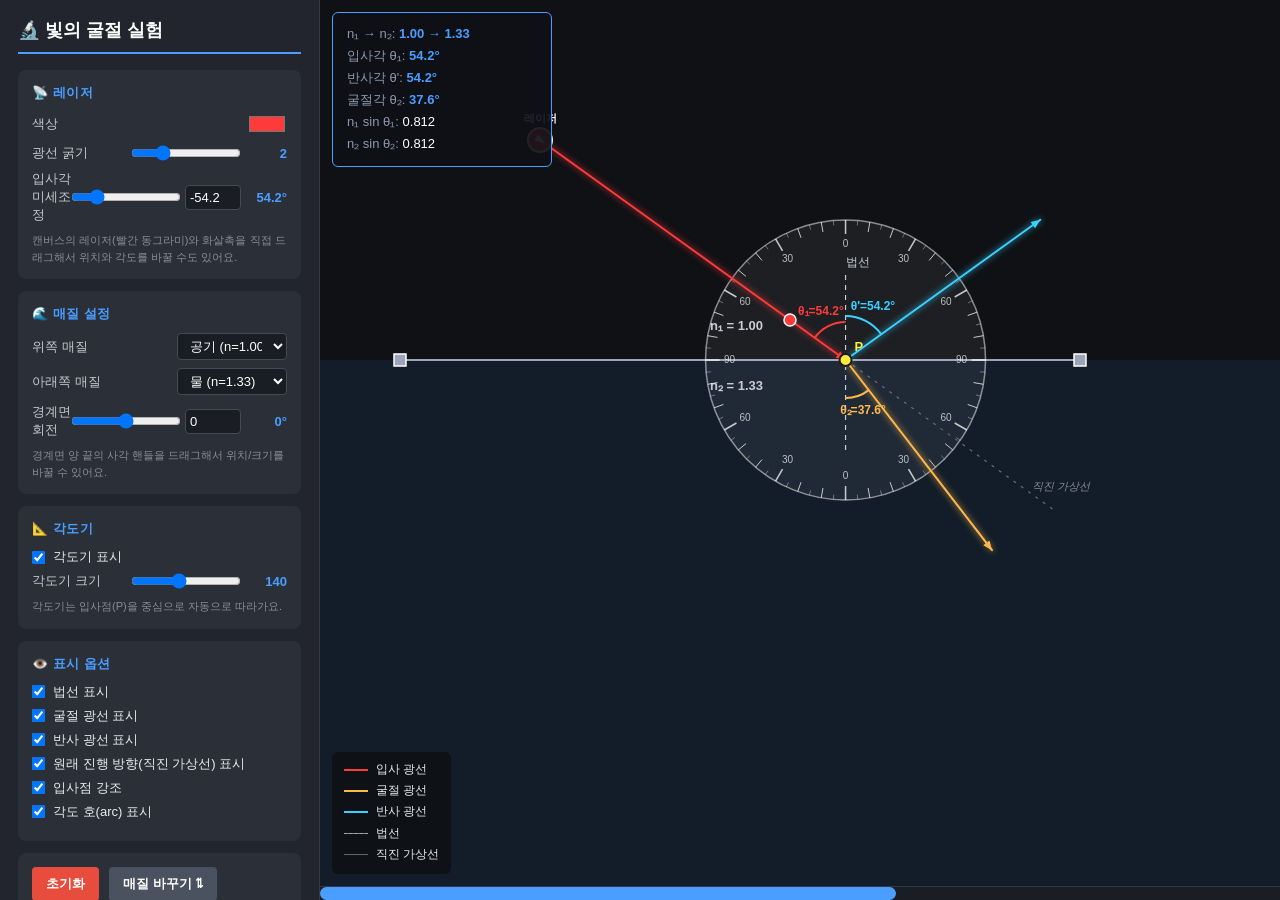
<file: simulations/light_refraction_v1_1.html>
<!DOCTYPE html>
<html lang="ko">
<head>
<meta charset="UTF-8">
<!-- 빛의 굴절 시뮬레이션 v1.1 -->
<title>빛의 굴절 시뮬레이션</title>
<style>
  * { box-sizing: border-box; margin: 0; padding: 0; }
  body {
    font-family: 'Malgun Gothic', 'Apple SD Gothic Neo', sans-serif;
    background: #1a1d24;
    color: #e8eaed;
    display: flex;
    height: 100vh;
    overflow: hidden;
  }
  /* [1] canvas-wrapper wraps canvas-area + scrollbar on the right */
  #canvas-wrapper {
    flex: 1;
    display: flex;
    flex-direction: column;
    overflow: hidden;
  }
  #canvas-area {
    flex: 1;
    position: relative;
    background: #0f1115;
    overflow: hidden;
  }
  canvas { display: block; cursor: crosshair; }

  /* [1] panel moved left: border-right instead of border-left */
  #control-panel {
    width: 320px;
    background: #22252d;
    padding: 18px;
    overflow-y: auto;
    border-right: 1px solid #333842;
  }
  h1 {
    font-size: 18px;
    margin-bottom: 16px;
    color: #fff;
    padding-bottom: 10px;
    border-bottom: 2px solid #4a9eff;
  }
  .section {
    background: #2b2f38;
    border-radius: 8px;
    padding: 14px;
    margin-bottom: 12px;
  }
  .section-title {
    font-size: 13px;
    font-weight: bold;
    color: #4a9eff;
    margin-bottom: 10px;
    text-transform: uppercase;
    letter-spacing: 0.5px;
  }
  .row {
    display: flex;
    align-items: center;
    margin-bottom: 8px;
    font-size: 13px;
  }
  .row label {
    flex: 1;
    color: #c5c8ce;
  }
  .row select, .row input[type="number"] {
    background: #1a1d24;
    color: #fff;
    border: 1px solid #444a56;
    border-radius: 4px;
    padding: 4px 8px;
    font-size: 13px;
    width: 110px;
  }
  /* [3] compact number input for angle/rotation sliders */
  .row input[type="number"].num-small {
    width: 56px;
    padding: 4px 4px;
    margin-left: 4px;
  }
  .row input[type="range"] {
    width: 110px;
  }
  .row input[type="color"] {
    width: 40px;
    height: 24px;
    border: none;
    background: transparent;
    cursor: pointer;
  }
  .row .value {
    color: #4a9eff;
    font-weight: bold;
    margin-left: 6px;
    min-width: 40px;
    text-align: right;
  }
  .checkbox-row {
    display: flex;
    align-items: center;
    margin-bottom: 6px;
    font-size: 13px;
    cursor: pointer;
  }
  .checkbox-row input { margin-right: 8px; }
  .checkbox-row label { cursor: pointer; }

  button {
    background: #4a9eff;
    color: #fff;
    border: none;
    border-radius: 4px;
    padding: 8px 14px;
    cursor: pointer;
    font-size: 13px;
    font-weight: bold;
    transition: background 0.15s;
  }
  button:hover { background: #5badff; }
  button.danger { background: #e74c3c; }
  button.danger:hover { background: #ec6051; }
  button.secondary { background: #4a5260; }
  button.secondary:hover { background: #5a6270; }

  #info-readout {
    background: rgba(15, 17, 21, 0.92);
    border: 1px solid #4a9eff;
    border-radius: 6px;
    padding: 10px 14px;
    position: absolute;
    top: 12px;
    left: 12px;
    font-size: 13px;
    line-height: 1.7;
    pointer-events: none;
    color: #fff;
    min-width: 220px;
  }
  #info-readout .key { color: #8e9aaf; }
  #info-readout .val { color: #4a9eff; font-weight: bold; }
  #info-readout .tir { color: #ff6b6b; font-weight: bold; }

  #legend {
    position: absolute;
    bottom: 12px;
    left: 12px;
    background: rgba(15, 17, 21, 0.92);
    border-radius: 6px;
    padding: 8px 12px;
    font-size: 12px;
    line-height: 1.6;
    pointer-events: none;
  }
  #legend .item { display: flex; align-items: center; margin-bottom: 2px; }
  #legend .swatch { width: 24px; height: 2px; margin-right: 8px; }

  .help {
    font-size: 11px;
    color: #888d97;
    line-height: 1.5;
    margin-top: 6px;
  }

  /* [2] horizontal scrollbar */
  #scrollbar-track {
    background: #1a1d24;
    height: 14px;
    border-top: 1px solid #333842;
    position: relative;
    cursor: pointer;
    flex-shrink: 0;
  }
  #scrollbar-thumb {
    position: absolute;
    top: 0;
    height: 100%;
    background: #4a9eff;
    border-radius: 7px;
    min-width: 40px;
    cursor: grab;
  }
  #scrollbar-thumb:active { cursor: grabbing; }
</style>
</head>
<body>

<!-- [1] control panel is now first in DOM → renders on the LEFT -->
<div id="control-panel">
  <h1>🔬 빛의 굴절 실험</h1>

  <div class="section">
    <div class="section-title">📡 레이저</div>
    <div class="row">
      <label>색상</label>
      <input type="color" id="laserColor" value="#ff3a3a">
    </div>
    <div class="row">
      <label>광선 굵기</label>
      <input type="range" id="laserWidth" min="1" max="5" step="0.5" value="2">
      <span class="value" id="laserWidthVal">2</span>
    </div>
    <!-- [3] angle slider row with added number input -->
    <div class="row">
      <label>입사각 미세조정</label>
      <input type="range" id="angleSlider" min="-89" max="89" step="0.5" value="-30">
      <input type="number" id="angleNum" class="num-small" min="-89" max="89" step="0.5" value="-30">
      <span class="value" id="angleVal">30°</span>
    </div>
    <div class="help">캔버스의 레이저(빨간 동그라미)와 화살촉을 직접 드래그해서 위치와 각도를 바꿀 수도 있어요.</div>
  </div>

  <div class="section">
    <div class="section-title">🌊 매질 설정</div>
    <div class="row">
      <label>위쪽 매질</label>
      <select id="mediumTop">
        <option value="1.00">공기 (n=1.00)</option>
        <option value="1.33">물 (n=1.33)</option>
        <option value="1.50">유리 (n=1.50)</option>
        <option value="1.52">크라운유리 (n=1.52)</option>
        <option value="2.42">다이아몬드 (n=2.42)</option>
        <option value="custom">직접 입력</option>
      </select>
    </div>
    <div class="row" id="customTopRow" style="display:none">
      <label>n₁ 값</label>
      <input type="number" id="mediumTopCustom" min="1" max="3" step="0.01" value="1.00">
    </div>
    <div class="row">
      <label>아래쪽 매질</label>
      <select id="mediumBot">
        <option value="1.00">공기 (n=1.00)</option>
        <option value="1.33" selected>물 (n=1.33)</option>
        <option value="1.50">유리 (n=1.50)</option>
        <option value="1.52">크라운유리 (n=1.52)</option>
        <option value="2.42">다이아몬드 (n=2.42)</option>
        <option value="custom">직접 입력</option>
      </select>
    </div>
    <div class="row" id="customBotRow" style="display:none">
      <label>n₂ 값</label>
      <input type="number" id="mediumBotCustom" min="1" max="3" step="0.01" value="1.33">
    </div>
    <!-- [3] boundary rotation row with added number input -->
    <div class="row">
      <label>경계면 회전</label>
      <input type="range" id="boundaryRot" min="-45" max="45" step="1" value="0">
      <input type="number" id="boundaryRotNum" class="num-small" min="-45" max="45" step="1" value="0">
      <span class="value" id="boundaryRotVal">0°</span>
    </div>
    <div class="help">경계면 양 끝의 사각 핸들을 드래그해서 위치/크기를 바꿀 수 있어요.</div>
  </div>

  <div class="section">
    <div class="section-title">📐 각도기</div>
    <div class="checkbox-row">
      <input type="checkbox" id="showProtractor" checked>
      <label for="showProtractor">각도기 표시</label>
    </div>
    <div class="row">
      <label>각도기 크기</label>
      <input type="range" id="protractorSize" min="80" max="220" step="5" value="140">
      <span class="value" id="protractorSizeVal">140</span>
    </div>
    <div class="help">각도기는 입사점(P)을 중심으로 자동으로 따라가요.</div>
  </div>

  <div class="section">
    <div class="section-title">👁️ 표시 옵션</div>
    <div class="checkbox-row">
      <input type="checkbox" id="showNormal" checked>
      <label for="showNormal">법선 표시</label>
    </div>
    <div class="checkbox-row">
      <input type="checkbox" id="showRefracted" checked>
      <label for="showRefracted">굴절 광선 표시</label>
    </div>
    <div class="checkbox-row">
      <input type="checkbox" id="showReflected" checked>
      <label for="showReflected">반사 광선 표시</label>
    </div>
    <div class="checkbox-row">
      <input type="checkbox" id="showStraight" checked>
      <label for="showStraight">원래 진행 방향(직진 가상선) 표시</label>
    </div>
    <div class="checkbox-row">
      <input type="checkbox" id="showIncidencePoint" checked>
      <label for="showIncidencePoint">입사점 강조</label>
    </div>
    <div class="checkbox-row">
      <input type="checkbox" id="showAngleArc" checked>
      <label for="showAngleArc">각도 호(arc) 표시</label>
    </div>
  </div>

  <div class="section">
    <button id="resetBtn" class="danger">초기화</button>
    <button id="swapBtn" class="secondary" style="margin-left:6px">매질 바꾸기 ⇅</button>
  </div>
</div>

<!-- [2] canvas-wrapper contains canvas-area + scrollbar -->
<div id="canvas-wrapper">
  <div id="canvas-area">
    <canvas id="canvas"></canvas>
    <div id="info-readout"></div>
    <div id="legend">
      <div class="item"><div class="swatch" style="background:#ff3a3a"></div>입사 광선</div>
      <div class="item"><div class="swatch" style="background:#ffb84a"></div>굴절 광선</div>
      <div class="item"><div class="swatch" style="background:#3ad1ff"></div>반사 광선</div>
      <div class="item"><div class="swatch" style="background:#888;border-top:1px dashed #aaa;height:0"></div>법선</div>
      <div class="item"><div class="swatch" style="background:#666;border-top:1px dashed #666;height:0"></div>직진 가상선</div>
    </div>
  </div>
  <!-- [2] horizontal scrollbar track -->
  <div id="scrollbar-track">
    <div id="scrollbar-thumb"></div>
  </div>
</div>

<script>
/* =========================================================
   빛의 굴절 시뮬레이션 (중2 과학)  v1.1
   ========================================================= */

const canvas = document.getElementById('canvas');
const ctx = canvas.getContext('2d');
const info = document.getElementById('info-readout');

let W, H;

/* [2] panning state */
const LOGICAL_WIDTH = 1600;
const MAX_PAN = 800;
let panX = 0;

function resize() {
  const area = document.getElementById('canvas-area');
  W = canvas.width = area.clientWidth;
  H = canvas.height = area.clientHeight;
  draw();
}
window.addEventListener('resize', resize);

/* ----- 상태 변수 ----- */
const state = {
  // 레이저: 광원 위치와 광선이 향하는 끝점(드래그 핸들)
  laser: { x: 220, y: 140, tipX: 470, tipY: 320 },
  // 경계면 두 끝점 (회전/크기 핸들 역할)
  boundary: { x1: 80, y1: 360, x2: 760, y2: 360 },
  // 매질 굴절률
  n1: 1.00,
  n2: 1.33,
  // 색상/굵기
  laserColor: '#ff3a3a',
  laserWidth: 2,
  // 표시 옵션
  show: {
    protractor: true,
    normal: true,
    refracted: true,
    reflected: true,
    straight: true,
    incidencePoint: true,
    angleArc: true,
  },
  protractorSize: 140,
};

/* ----- 유틸 ----- */
const TAU = Math.PI * 2;
function dist(ax, ay, bx, by) { return Math.hypot(ax-bx, ay-by); }
function clamp(v, a, b) { return Math.max(a, Math.min(b, v)); }
function toDeg(r) { return r * 180 / Math.PI; }
function toRad(d) { return d * Math.PI / 180; }

/* 경계면 기하학 계산 */
function getBoundaryGeom() {
  const { x1, y1, x2, y2 } = state.boundary;
  const dx = x2 - x1, dy = y2 - y1;
  const len = Math.hypot(dx, dy);
  const tx = dx / len, ty = dy / len;       // 경계면 방향 단위벡터
  // 법선: 경계면 수직, 위쪽(y가 작아지는 쪽)을 +방향으로
  let nx = -ty, ny = tx;
  if (ny > 0) { nx = -nx; ny = -ny; } // 법선이 항상 "위쪽"을 향하게
  return { x1, y1, x2, y2, tx, ty, nx, ny, len };
}

/* 두 직선의 교차점: P + t*d ,  Q + s*e */
function lineLineIntersect(px, py, dx, dy, qx, qy, ex, ey) {
  const denom = dx * ey - dy * ex;
  if (Math.abs(denom) < 1e-9) return null;
  const t = ((qx - px) * ey - (qy - py) * ex) / denom;
  const s = ((qx - px) * dy - (qy - py) * dx) / denom;
  return { x: px + t * dx, y: py + t * dy, t, s };
}

/* 점이 경계면 기준으로 위쪽(n1)인지 아래쪽(n2)인지 */
function whichSide(x, y) {
  const g = getBoundaryGeom();
  const rx = x - g.x1, ry = y - g.y1;
  const dot = rx * g.nx + ry * g.ny;  // 법선 방향 투영
  return dot >= 0 ? 'top' : 'bot';
}

/* ----- 광선 계산 (스넬의 법칙) ----- */
function computeRays() {
  const g = getBoundaryGeom();
  const laser = state.laser;

  // 입사 광선 방향
  const dx = laser.tipX - laser.x;
  const dy = laser.tipY - laser.y;
  const dlen = Math.hypot(dx, dy);
  if (dlen < 1e-6) return null;
  const ix = dx / dlen, iy = dy / dlen;

  // 광원이 어느 쪽에 있는지에 따라 입사 매질의 굴절률 결정
  const sourceSide = whichSide(laser.x, laser.y);
  const n_i = sourceSide === 'top' ? state.n1 : state.n2;
  const n_t = sourceSide === 'top' ? state.n2 : state.n1;

  // 입사 광선이 경계면과 만나는 점 P
  const inter = lineLineIntersect(
    laser.x, laser.y, ix, iy,
    g.x1, g.y1, g.tx, g.ty
  );
  if (!inter || inter.t < 0) return { hits: false, ix, iy, sourceSide, n_i, n_t };
  // 경계선의 유한한 구간 내에 있는지 확인
  if (inter.s < 0 || inter.s > g.len) return { hits: false, ix, iy, sourceSide, n_i, n_t };

  const Px = inter.x, Py = inter.y;

  // 법선 방향: 광원이 있는 쪽을 향하도록
  let nx = g.nx, ny = g.ny;
  if (sourceSide === 'bot') { nx = -nx; ny = -ny; }

  // 입사각 계산: 입사광선의 반대벡터와 법선의 사이각
  const cosThetaI = -(ix * nx + iy * ny); // -I·N (=cos θ_i, 0 to 1)
  const thetaI = Math.acos(clamp(cosThetaI, -1, 1));

  // 반사벡터: R = I - 2(I·N)N
  const idotn = ix * nx + iy * ny;
  const rx = ix - 2 * idotn * nx;
  const ry = iy - 2 * idotn * ny;

  // 굴절(스넬): sin θt = (n_i/n_t) sin θi
  const eta = n_i / n_t;
  const sin2t = eta * eta * (1 - cosThetaI * cosThetaI);
  let refractData = null;
  let tir = false;
  if (sin2t > 1) {
    tir = true; // 전반사
  } else {
    const cosThetaT = Math.sqrt(1 - sin2t);
    // 굴절광선: T = eta*I + (eta*cosθi - cosθt) * N
    const tdx = eta * ix + (eta * cosThetaI - cosThetaT) * nx;
    const tdy = eta * iy + (eta * cosThetaI - cosThetaT) * ny;
    const thetaT = Math.acos(clamp(cosThetaT, -1, 1));
    refractData = { dx: tdx, dy: tdy, theta: thetaT };
  }

  return {
    hits: true,
    P: { x: Px, y: Py },
    ix, iy,
    sourceSide,
    n_i, n_t,
    nx, ny,         // 광원 방향 법선
    thetaI,
    reflect: { dx: rx, dy: ry },
    refract: refractData,
    tir,
  };
}

/* ====================================================
   스크롤바 갱신
   ==================================================== */
function updateScrollbar() {
  const track = document.getElementById('scrollbar-track');
  const thumb = document.getElementById('scrollbar-thumb');
  const trackWidth = track.clientWidth;
  if (!trackWidth) return;
  const thumbWidth = Math.max(40, (W / LOGICAL_WIDTH) * trackWidth);
  const maxLeft = trackWidth - thumbWidth;
  const thumbLeft = maxLeft > 0 ? (panX / MAX_PAN) * maxLeft : 0;
  thumb.style.width = thumbWidth + 'px';
  thumb.style.left = thumbLeft + 'px';
}

/* ====================================================
   그리기
   ==================================================== */

function draw() {
  ctx.clearRect(0, 0, W, H);
  /* [2] apply horizontal pan */
  ctx.save();
  ctx.translate(-panX, 0);
  drawMediums();
  drawBoundary();
  if (state.show.protractor) drawProtractor();
  drawRays();
  drawLaser();
  ctx.restore();
  updateInfo();
  updateScrollbar();
}

/* 매질 영역 색칠 */
function drawMediums() {
  const g = getBoundaryGeom();
  const c1 = mediumColor(state.n1);
  const c2 = mediumColor(state.n2);

  const farT = 4000;
  const Ax = g.x1 - g.tx * farT, Ay = g.y1 - g.ty * farT;
  const Bx = g.x2 + g.tx * farT, By = g.y2 + g.ty * farT;
  const off = farT;
  ctx.fillStyle = c1;
  ctx.beginPath();
  ctx.moveTo(Ax, Ay);
  ctx.lineTo(Bx, By);
  ctx.lineTo(Bx + g.nx * off, By + g.ny * off);
  ctx.lineTo(Ax + g.nx * off, Ay + g.ny * off);
  ctx.closePath();
  ctx.fill();
  ctx.fillStyle = c2;
  ctx.beginPath();
  ctx.moveTo(Ax, Ay);
  ctx.lineTo(Bx, By);
  ctx.lineTo(Bx - g.nx * off, By - g.ny * off);
  ctx.lineTo(Ax - g.nx * off, Ay - g.ny * off);
  ctx.closePath();
  ctx.fill();
}

function mediumColor(n) {
  const t = clamp((n - 1.0) / 1.5, 0, 1);
  const r = Math.round(15 + (30 - 15) * t);
  const g = Math.round(17 + (70 - 17) * t);
  const b = Math.round(21 + (110 - 21) * t);
  return `rgb(${r},${g},${b})`;
}

/* 경계면 + 핸들 */
function drawBoundary() {
  const g = getBoundaryGeom();
  ctx.strokeStyle = '#9aa5b8';
  ctx.lineWidth = 2;
  ctx.beginPath();
  ctx.moveTo(g.x1, g.y1);
  ctx.lineTo(g.x2, g.y2);
  ctx.stroke();

  drawSquareHandle(g.x1, g.y1, '#9aa5b8');
  drawSquareHandle(g.x2, g.y2, '#9aa5b8');

  ctx.font = 'bold 13px sans-serif';
  ctx.fillStyle = '#c5c8ce';
  const midx = (g.x1 + g.x2) / 2;
  const midy = (g.y1 + g.y2) / 2;
  ctx.fillText(`n₁ = ${state.n1.toFixed(2)}`, midx + g.nx * 30 - 30, midy + g.ny * 30);
  ctx.fillText(`n₂ = ${state.n2.toFixed(2)}`, midx - g.nx * 30 - 30, midy - g.ny * 30);
}

function drawSquareHandle(x, y, color) {
  ctx.fillStyle = color;
  ctx.strokeStyle = '#fff';
  ctx.lineWidth = 1.5;
  ctx.fillRect(x - 6, y - 6, 12, 12);
  ctx.strokeRect(x - 6, y - 6, 12, 12);
}

/* 광선 그리기 */
function drawRays() {
  const r = computeRays();
  if (!r) return;

  const incEnd = r.hits ? r.P : { x: state.laser.tipX, y: state.laser.tipY };
  drawRayLine(state.laser.x, state.laser.y, incEnd.x, incEnd.y,
              state.laserColor, state.laserWidth, true);

  if (!r.hits) return;

  const P = r.P;

  if (state.show.normal) {
    const NL = 90;
    ctx.save();
    ctx.strokeStyle = '#c8cdd6';
    ctx.lineWidth = 1.2;
    ctx.setLineDash([5, 5]);
    ctx.beginPath();
    ctx.moveTo(P.x - r.nx * NL, P.y - r.ny * NL);
    ctx.lineTo(P.x + r.nx * NL, P.y + r.ny * NL);
    ctx.stroke();
    ctx.restore();
    ctx.fillStyle = '#c8cdd6';
    ctx.font = '12px sans-serif';
    ctx.fillText('법선', P.x + r.nx * (NL + 4), P.y + r.ny * (NL + 4));
  }

  if (state.show.straight) {
    const SL = 260;
    ctx.save();
    ctx.strokeStyle = '#666c78';
    ctx.lineWidth = 1.2;
    ctx.setLineDash([3, 6]);
    ctx.beginPath();
    ctx.moveTo(P.x, P.y);
    ctx.lineTo(P.x + r.ix * SL, P.y + r.iy * SL);
    ctx.stroke();
    ctx.restore();
    ctx.fillStyle = '#888d97';
    ctx.font = 'italic 11px sans-serif';
    ctx.fillText('직진 가상선', P.x + r.ix * (SL - 30), P.y + r.iy * (SL - 30) - 4);
  }

  if (state.show.reflected) {
    const RL = 240;
    drawRayLine(P.x, P.y, P.x + r.reflect.dx * RL, P.y + r.reflect.dy * RL,
                '#3ad1ff', state.laserWidth, true);
  }

  if (!r.tir && r.refract && state.show.refracted) {
    const TL = 240;
    drawRayLine(P.x, P.y, P.x + r.refract.dx * TL, P.y + r.refract.dy * TL,
                '#ffb84a', state.laserWidth, true);
  }

  if (state.show.angleArc) {
    drawAngleArcs(r);
  }

  if (state.show.incidencePoint) {
    ctx.save();
    ctx.fillStyle = '#ffeb3b';
    ctx.strokeStyle = '#1a1d24';
    ctx.lineWidth = 2;
    ctx.beginPath();
    ctx.arc(P.x, P.y, 6, 0, TAU);
    ctx.fill();
    ctx.stroke();
    ctx.fillStyle = '#ffeb3b';
    ctx.font = 'bold 13px sans-serif';
    ctx.fillText('P', P.x + 9, P.y - 9);
    ctx.restore();
  }
}

function drawRayLine(x1, y1, x2, y2, color, w, arrow) {
  ctx.save();
  ctx.strokeStyle = color;
  ctx.lineWidth = w;
  ctx.lineCap = 'round';
  ctx.shadowColor = color;
  ctx.shadowBlur = 6;
  ctx.beginPath();
  ctx.moveTo(x1, y1);
  ctx.lineTo(x2, y2);
  ctx.stroke();
  ctx.restore();

  if (arrow) {
    drawArrowhead(x1, y1, x2, y2, color);
  }
}

function drawArrowhead(x1, y1, x2, y2, color) {
  const ang = Math.atan2(y2 - y1, x2 - x1);
  const len = 10;
  ctx.save();
  ctx.fillStyle = color;
  ctx.beginPath();
  ctx.moveTo(x2, y2);
  ctx.lineTo(x2 - len * Math.cos(ang - 0.4), y2 - len * Math.sin(ang - 0.4));
  ctx.lineTo(x2 - len * Math.cos(ang + 0.4), y2 - len * Math.sin(ang + 0.4));
  ctx.closePath();
  ctx.fill();
  ctx.restore();
}

/* 각도 호 그리기: 입사각, 반사각, 굴절각 */
function drawAngleArcs(r) {
  const P = r.P;
  const arcR = 38;

  const normalAng = Math.atan2(r.ny, r.nx);
  const incomingAng = Math.atan2(-r.iy, -r.ix);
  const reflectAng = Math.atan2(r.reflect.dy, r.reflect.dx);

  drawArc(P.x, P.y, arcR, normalAng, incomingAng, '#ff3a3a', `θ₁=${toDeg(r.thetaI).toFixed(1)}°`);
  drawArc(P.x, P.y, arcR + 6, normalAng, reflectAng, '#3ad1ff', `θ'=${toDeg(r.thetaI).toFixed(1)}°`);

  if (!r.tir && r.refract) {
    const refractAng = Math.atan2(r.refract.dy, r.refract.dx);
    const minusNormalAng = Math.atan2(-r.ny, -r.nx);
    drawArc(P.x, P.y, arcR, minusNormalAng, refractAng, '#ffb84a', `θ₂=${toDeg(r.refract.theta).toFixed(1)}°`);
  }
}

function drawArc(cx, cy, rad, a1, a2, color, label) {
  let diff = a2 - a1;
  while (diff > Math.PI) diff -= TAU;
  while (diff < -Math.PI) diff += TAU;
  const start = a1, end = a1 + diff;

  ctx.save();
  ctx.strokeStyle = color;
  ctx.lineWidth = 2;
  ctx.beginPath();
  ctx.arc(cx, cy, rad, Math.min(start, end), Math.max(start, end));
  ctx.stroke();

  const midAng = (start + end) / 2;
  const lx = cx + (rad + 16) * Math.cos(midAng);
  const ly = cy + (rad + 16) * Math.sin(midAng);
  ctx.fillStyle = color;
  ctx.font = 'bold 12px sans-serif';
  ctx.textAlign = 'center';
  ctx.textBaseline = 'middle';
  ctx.fillText(label, lx, ly);
  ctx.restore();
}

/* 각도기 (입사점 P 중심) */
function drawProtractor() {
  const r = computeRays();
  let cx, cy, baseAng;
  if (r && r.hits) {
    cx = r.P.x; cy = r.P.y;
    const g = getBoundaryGeom();
    baseAng = Math.atan2(g.ty, g.tx);
  } else {
    const g = getBoundaryGeom();
    cx = (g.x1 + g.x2) / 2;
    cy = (g.y1 + g.y2) / 2;
    baseAng = Math.atan2(g.ty, g.tx);
  }

  const R = state.protractorSize;

  ctx.save();
  ctx.fillStyle = 'rgba(255, 255, 255, 0.06)';
  ctx.strokeStyle = 'rgba(255, 255, 255, 0.5)';
  ctx.lineWidth = 1.5;

  ctx.beginPath();
  ctx.arc(cx, cy, R, 0, TAU);
  ctx.fill();
  ctx.stroke();

  for (let deg = 0; deg < 360; deg += 5) {
    const isMajor = deg % 10 === 0;
    const isHuge = deg % 30 === 0;
    const ang = baseAng + toRad(deg);
    const inner = isHuge ? R - 14 : (isMajor ? R - 10 : R - 5);
    const outer = R;
    ctx.beginPath();
    ctx.strokeStyle = isMajor ? 'rgba(255,255,255,0.75)' : 'rgba(255,255,255,0.35)';
    ctx.lineWidth = isHuge ? 1.5 : 1;
    ctx.moveTo(cx + inner * Math.cos(ang), cy + inner * Math.sin(ang));
    ctx.lineTo(cx + outer * Math.cos(ang), cy + outer * Math.sin(ang));
    ctx.stroke();
    if (isHuge) {
      let normalDeg = (deg + 90) % 360;
      let labelDeg;
      if (normalDeg <= 90) labelDeg = normalDeg;
      else if (normalDeg <= 180) labelDeg = 180 - normalDeg;
      else if (normalDeg <= 270) labelDeg = normalDeg - 180;
      else labelDeg = 360 - normalDeg;
      const lx = cx + (R - 24) * Math.cos(ang);
      const ly = cy + (R - 24) * Math.sin(ang);
      ctx.fillStyle = 'rgba(255,255,255,0.7)';
      ctx.font = '10px sans-serif';
      ctx.textAlign = 'center';
      ctx.textBaseline = 'middle';
      ctx.fillText(labelDeg.toString(), lx, ly);
    }
  }

  ctx.fillStyle = 'rgba(255,255,255,0.9)';
  ctx.beginPath();
  ctx.arc(cx, cy, 3, 0, TAU);
  ctx.fill();
  ctx.restore();
}

/* 레이저(광원) 그리기 + 끝점 핸들 */
function drawLaser() {
  const { x, y, tipX, tipY } = state.laser;
  ctx.save();
  ctx.fillStyle = state.laserColor;
  ctx.strokeStyle = '#fff';
  ctx.lineWidth = 2;
  ctx.beginPath();
  ctx.arc(x, y, 12, 0, TAU);
  ctx.fill();
  ctx.stroke();
  const ang = Math.atan2(tipY - y, tipX - x);
  ctx.fillStyle = '#fff';
  ctx.beginPath();
  ctx.moveTo(x + 6 * Math.cos(ang), y + 6 * Math.sin(ang));
  ctx.lineTo(x + 6 * Math.cos(ang + 2.5), y + 6 * Math.sin(ang + 2.5));
  ctx.lineTo(x + 6 * Math.cos(ang - 2.5), y + 6 * Math.sin(ang - 2.5));
  ctx.closePath();
  ctx.fill();

  ctx.fillStyle = state.laserColor;
  ctx.strokeStyle = '#fff';
  ctx.lineWidth = 1.5;
  ctx.beginPath();
  ctx.arc(tipX, tipY, 6, 0, TAU);
  ctx.fill();
  ctx.stroke();
  ctx.restore();

  ctx.fillStyle = '#fff';
  ctx.font = 'bold 11px sans-serif';
  ctx.fillText('레이저', x - 16, y - 18);
}

/* 정보 표시 */
function updateInfo() {
  const r = computeRays();
  let html = '';
  if (!r || !r.hits) {
    html = `<div><span class="key">입사 광선이 경계면에 닿지 않습니다.</span></div>
            <div><span class="key">레이저를 움직여 보세요.</span></div>`;
  } else {
    const ang1 = toDeg(r.thetaI);
    const sin1 = Math.sin(r.thetaI);
    html = `
      <div><span class="key">n₁ → n₂:</span> <span class="val">${r.n_i.toFixed(2)} → ${r.n_t.toFixed(2)}</span></div>
      <div><span class="key">입사각 θ₁:</span> <span class="val">${ang1.toFixed(1)}°</span></div>
      <div><span class="key">반사각 θ':</span> <span class="val">${ang1.toFixed(1)}°</span></div>
    `;
    if (r.tir) {
      html += `<div><span class="tir">⚠ 전반사 발생!</span></div>
               <div><span class="key">임계각 = ${toDeg(Math.asin(r.n_t/r.n_i)).toFixed(1)}°</span></div>`;
    } else {
      const ang2 = toDeg(r.refract.theta);
      html += `<div><span class="key">굴절각 θ₂:</span> <span class="val">${ang2.toFixed(1)}°</span></div>
               <div><span class="key">n₁ sin θ₁:</span> ${(r.n_i * sin1).toFixed(3)}</div>
               <div><span class="key">n₂ sin θ₂:</span> ${(r.n_t * Math.sin(r.refract.theta)).toFixed(3)}</div>`;
    }
  }
  info.innerHTML = html;
}

/* ====================================================
   드래그 인터랙션
   ==================================================== */
let drag = null;

canvas.addEventListener('mousedown', e => {
  const { x, y } = getMouse(e);
  if (dist(x, y, state.laser.tipX, state.laser.tipY) < 14) {
    drag = { type: 'laserTip' };
  } else if (dist(x, y, state.laser.x, state.laser.y) < 14) {
    drag = { type: 'laser', ox: x - state.laser.x, oy: y - state.laser.y,
             otx: x - state.laser.tipX, oty: y - state.laser.tipY };
  } else if (dist(x, y, state.boundary.x1, state.boundary.y1) < 12) {
    drag = { type: 'b1' };
  } else if (dist(x, y, state.boundary.x2, state.boundary.y2) < 12) {
    drag = { type: 'b2' };
  }
});

canvas.addEventListener('mousemove', e => {
  const { x, y } = getMouse(e);
  if (!drag) {
    let cursor = 'crosshair';
    if (dist(x, y, state.laser.tipX, state.laser.tipY) < 14
        || dist(x, y, state.laser.x, state.laser.y) < 14
        || dist(x, y, state.boundary.x1, state.boundary.y1) < 12
        || dist(x, y, state.boundary.x2, state.boundary.y2) < 12) {
      cursor = 'grab';
    }
    canvas.style.cursor = cursor;
    return;
  }
  canvas.style.cursor = 'grabbing';

  if (drag.type === 'laserTip') {
    state.laser.tipX = x;
    state.laser.tipY = y;
    syncAngleSliderFromLaser();
  } else if (drag.type === 'laser') {
    const nx = x - drag.ox, ny = y - drag.oy;
    const dx = state.laser.tipX - state.laser.x;
    const dy = state.laser.tipY - state.laser.y;
    state.laser.x = nx;
    state.laser.y = ny;
    state.laser.tipX = nx + dx;
    state.laser.tipY = ny + dy;
  } else if (drag.type === 'b1') {
    state.boundary.x1 = x;
    state.boundary.y1 = y;
    syncBoundaryRotSlider();
  } else if (drag.type === 'b2') {
    state.boundary.x2 = x;
    state.boundary.y2 = y;
    syncBoundaryRotSlider();
  }
  draw();
});

canvas.addEventListener('mouseup', () => { drag = null; });
canvas.addEventListener('mouseleave', () => { drag = null; });

/* 터치 지원 */
canvas.addEventListener('touchstart', e => {
  if (e.touches.length === 0) return;
  const t = e.touches[0];
  const evt = { clientX: t.clientX, clientY: t.clientY };
  canvas.dispatchEvent(new MouseEvent('mousedown', evt));
  e.preventDefault();
}, { passive: false });
canvas.addEventListener('touchmove', e => {
  if (e.touches.length === 0) return;
  const t = e.touches[0];
  const evt = { clientX: t.clientX, clientY: t.clientY };
  canvas.dispatchEvent(new MouseEvent('mousemove', evt));
  e.preventDefault();
}, { passive: false });
canvas.addEventListener('touchend', e => {
  canvas.dispatchEvent(new MouseEvent('mouseup', {}));
  e.preventDefault();
}, { passive: false });

/* [2] getMouse adds panX so drag coords stay correct after panning */
function getMouse(e) {
  const rect = canvas.getBoundingClientRect();
  return { x: e.clientX - rect.left + panX, y: e.clientY - rect.top };
}

/* ====================================================
   스크롤바 이벤트
   ==================================================== */
let scrollDrag = null;

document.getElementById('scrollbar-thumb').addEventListener('mousedown', e => {
  e.preventDefault();
  e.stopPropagation();
  scrollDrag = { startX: e.clientX, startPan: panX };
});

document.getElementById('scrollbar-track').addEventListener('mousedown', e => {
  if (e.target.id === 'scrollbar-thumb') return;
  const rect = e.currentTarget.getBoundingClientRect();
  const clickX = e.clientX - rect.left;
  const trackWidth = rect.width;
  const thumbEl = document.getElementById('scrollbar-thumb');
  const thumbWidth = parseFloat(thumbEl.style.width) || Math.max(40, (W / LOGICAL_WIDTH) * trackWidth);
  const maxLeft = trackWidth - thumbWidth;
  const ratio = maxLeft > 0 ? clamp((clickX - thumbWidth / 2) / maxLeft, 0, 1) : 0;
  panX = ratio * MAX_PAN;
  updateScrollbar();
  draw();
});

document.addEventListener('mousemove', e => {
  if (!scrollDrag) return;
  const track = document.getElementById('scrollbar-track');
  const trackWidth = track.clientWidth;
  const thumbEl = document.getElementById('scrollbar-thumb');
  const thumbWidth = parseFloat(thumbEl.style.width) || Math.max(40, (W / LOGICAL_WIDTH) * trackWidth);
  const pixelRange = trackWidth - thumbWidth;
  const dx = e.clientX - scrollDrag.startX;
  panX = clamp(scrollDrag.startPan + (pixelRange > 0 ? (dx / pixelRange) * MAX_PAN : 0), 0, MAX_PAN);
  updateScrollbar();
  draw();
});

document.addEventListener('mouseup', () => { scrollDrag = null; });

/* ====================================================
   슬라이더 ↔ 상태 동기화
   ==================================================== */

function syncAngleSliderFromLaser() {
  const r = computeRays();
  if (!r || !r.hits) return;
  const g = getBoundaryGeom();
  const projT = -r.ix * g.tx + -r.iy * g.ty;
  const sign = projT >= 0 ? 1 : -1;
  const deg = toDeg(r.thetaI) * sign;
  document.getElementById('angleSlider').value = deg.toFixed(1);
  document.getElementById('angleNum').value = deg.toFixed(1);
  document.getElementById('angleVal').textContent = Math.abs(deg).toFixed(1) + '°';
}

function setLaserFromAngleSlider() {
  const deg = parseFloat(document.getElementById('angleSlider').value);
  document.getElementById('angleVal').textContent = Math.abs(deg).toFixed(1) + '°';
  document.getElementById('angleNum').value = deg;
  const r = computeRays();
  let P;
  if (r && r.hits) P = r.P;
  else {
    const g = getBoundaryGeom();
    P = { x: (g.x1+g.x2)/2, y: (g.y1+g.y2)/2 };
  }
  const g = getBoundaryGeom();
  const side = whichSide(state.laser.x, state.laser.y);
  let nx = g.nx, ny = g.ny;
  if (side === 'bot') { nx = -nx; ny = -ny; }
  const th = toRad(deg);
  const ux = Math.cos(th) * nx + Math.sin(th) * g.tx;
  const uy = Math.cos(th) * ny + Math.sin(th) * g.ty;
  const L = Math.hypot(state.laser.tipX - state.laser.x, state.laser.tipY - state.laser.y);
  const Llen = Math.max(L, 200);
  state.laser.x = P.x + ux * Llen;
  state.laser.y = P.y + uy * Llen;
  state.laser.tipX = P.x;
  state.laser.tipY = P.y;
  draw();
}

function syncBoundaryRotSlider() {
  const g = getBoundaryGeom();
  const deg = toDeg(Math.atan2(g.ty, g.tx));
  let v = deg;
  while (v > 90) v -= 180;
  while (v < -90) v += 180;
  const vClamped = clamp(Math.round(v), -45, 45);
  document.getElementById('boundaryRot').value = vClamped;
  document.getElementById('boundaryRotNum').value = vClamped;
  document.getElementById('boundaryRotVal').textContent = vClamped + '°';
}

function applyBoundaryRotation(deg) {
  const g = getBoundaryGeom();
  const cx = (g.x1 + g.x2) / 2;
  const cy = (g.y1 + g.y2) / 2;
  const half = g.len / 2;
  const th = toRad(deg);
  const dx = Math.cos(th), dy = Math.sin(th);
  state.boundary.x1 = cx - dx * half;
  state.boundary.y1 = cy - dy * half;
  state.boundary.x2 = cx + dx * half;
  state.boundary.y2 = cy + dy * half;
  document.getElementById('boundaryRotNum').value = deg;
  document.getElementById('boundaryRotVal').textContent = deg + '°';
  draw();
}

/* ====================================================
   UI 이벤트 바인딩
   ==================================================== */

document.getElementById('laserColor').addEventListener('input', e => {
  state.laserColor = e.target.value;
  draw();
});
document.getElementById('laserWidth').addEventListener('input', e => {
  state.laserWidth = parseFloat(e.target.value);
  document.getElementById('laserWidthVal').textContent = e.target.value;
  draw();
});

/* [3] angle slider + number input sync */
document.getElementById('angleSlider').addEventListener('input', setLaserFromAngleSlider);

document.getElementById('angleNum').addEventListener('input', e => {
  const v = clamp(parseFloat(e.target.value) || 0, -89, 89);
  document.getElementById('angleSlider').value = v;
  setLaserFromAngleSlider();
});
document.getElementById('angleNum').addEventListener('keydown', e => {
  if (e.key === 'Enter') {
    const v = clamp(parseFloat(e.target.value) || 0, -89, 89);
    e.target.value = v;
    document.getElementById('angleSlider').value = v;
    setLaserFromAngleSlider();
  }
});

document.getElementById('mediumTop').addEventListener('change', e => {
  if (e.target.value === 'custom') {
    document.getElementById('customTopRow').style.display = 'flex';
  } else {
    document.getElementById('customTopRow').style.display = 'none';
    state.n1 = parseFloat(e.target.value);
    draw();
  }
});
document.getElementById('mediumTopCustom').addEventListener('input', e => {
  state.n1 = parseFloat(e.target.value);
  draw();
});
document.getElementById('mediumBot').addEventListener('change', e => {
  if (e.target.value === 'custom') {
    document.getElementById('customBotRow').style.display = 'flex';
  } else {
    document.getElementById('customBotRow').style.display = 'none';
    state.n2 = parseFloat(e.target.value);
    draw();
  }
});
document.getElementById('mediumBotCustom').addEventListener('input', e => {
  state.n2 = parseFloat(e.target.value);
  draw();
});

/* [3] boundary rotation slider + number input sync */
document.getElementById('boundaryRot').addEventListener('input', e => {
  const v = parseInt(e.target.value);
  document.getElementById('boundaryRotNum').value = v;
  applyBoundaryRotation(v);
});

document.getElementById('boundaryRotNum').addEventListener('input', e => {
  const v = clamp(parseInt(e.target.value) || 0, -45, 45);
  document.getElementById('boundaryRot').value = v;
  applyBoundaryRotation(v);
});
document.getElementById('boundaryRotNum').addEventListener('keydown', e => {
  if (e.key === 'Enter') {
    const v = clamp(parseInt(e.target.value) || 0, -45, 45);
    e.target.value = v;
    document.getElementById('boundaryRot').value = v;
    applyBoundaryRotation(v);
  }
});

document.getElementById('showProtractor').addEventListener('change', e => {
  state.show.protractor = e.target.checked; draw();
});
document.getElementById('protractorSize').addEventListener('input', e => {
  state.protractorSize = parseInt(e.target.value);
  document.getElementById('protractorSizeVal').textContent = e.target.value;
  draw();
});

['showNormal','showRefracted','showReflected','showStraight','showIncidencePoint','showAngleArc'].forEach(id => {
  document.getElementById(id).addEventListener('change', e => {
    const key = id.replace('show','');
    const k = key.charAt(0).toLowerCase() + key.slice(1);
    state.show[k] = e.target.checked;
    draw();
  });
});

document.getElementById('resetBtn').addEventListener('click', () => {
  state.laser = { x: 220, y: 140, tipX: 470, tipY: 320 };
  state.boundary = { x1: 80, y1: 360, x2: 760, y2: 360 };
  state.n1 = 1.00;
  state.n2 = 1.33;
  panX = 0;
  document.getElementById('mediumTop').value = '1.00';
  document.getElementById('mediumBot').value = '1.33';
  document.getElementById('customTopRow').style.display = 'none';
  document.getElementById('customBotRow').style.display = 'none';
  document.getElementById('boundaryRot').value = 0;
  document.getElementById('boundaryRotNum').value = 0;
  document.getElementById('boundaryRotVal').textContent = '0°';
  draw();
  syncAngleSliderFromLaser();
});

document.getElementById('swapBtn').addEventListener('click', () => {
  const tmp = state.n1; state.n1 = state.n2; state.n2 = tmp;
  syncMediumSelects();
  draw();
});

function syncMediumSelects() {
  const setSel = (id, v) => {
    const el = document.getElementById(id);
    const opt = Array.from(el.options).find(o => parseFloat(o.value) === v);
    if (opt) el.value = opt.value;
    else { el.value = 'custom'; }
  };
  setSel('mediumTop', state.n1);
  setSel('mediumBot', state.n2);
  document.getElementById('customTopRow').style.display =
    document.getElementById('mediumTop').value === 'custom' ? 'flex' : 'none';
  document.getElementById('customBotRow').style.display =
    document.getElementById('mediumBot').value === 'custom' ? 'flex' : 'none';
  document.getElementById('mediumTopCustom').value = state.n1.toFixed(2);
  document.getElementById('mediumBotCustom').value = state.n2.toFixed(2);
}

/* 초기화 */
resize();
syncAngleSliderFromLaser();
</script>
</body>
</html>
</file>
<file: sim_refraction/style.css>
/* =========================================================================
   style.css — 굴절 비유 시뮬레이션 (라이트 테마, 전자칠판/데스크톱 우선)
   ========================================================================= */

/* ===== TOKENS ===== */
:root {
  --main: #0969da;
  --sub: #0e7490;
  --bg: #f6f8fa;
  --text: #0d1117;
  --border: #d0d7de;
  --muted: #57606a;
  --panel: #ffffff;
}

* { box-sizing: border-box; }

body {
  margin: 0;
  background: var(--bg);
  color: var(--text);
  font-family: "IBM Plex Sans KR", sans-serif;
  line-height: 1.5;
  display: flex;
  flex-direction: column;
  min-height: 100vh;
}

.mono { font-family: "IBM Plex Mono", monospace; }

/* ===== HEADER ===== */
.topbar {
  padding: 16px 24px;
  background: var(--panel);
  border-bottom: 1px solid var(--border);
}
.hub-link {
  display: inline-block;
  margin-bottom: 8px;
  font-size: 13px;
  color: var(--sub);
  text-decoration: none;
}
.hub-link:hover { color: var(--main); }
.topbar h1 {
  margin: 0;
  font-size: 20px;
  font-weight: 600;
  color: var(--main);
}
.topbar p {
  margin: 4px 0 0;
  font-size: 14px;
  color: var(--muted);
}

/* ===== LAYOUT ===== */
.layout {
  flex: 1;
  display: flex;
  gap: 16px;
  padding: 16px 24px;
  align-items: flex-start;
}

/* ===== SCENE ===== */
.scene-wrap {
  flex: 1 1 auto;
  min-width: 0;
  background: var(--panel);
  border: 1px solid var(--border);
  border-radius: 6px;
  padding: 8px;
}
.scene-canvas {
  display: block;
  width: 100%;
  height: 520px;
}
.light-note {
  margin: 4px 8px 4px;
  font-size: 13px;
  color: var(--sub);
}

/* ===== PANEL ===== */
.panel {
  flex: 0 0 320px;
  display: flex;
  flex-direction: column;
  gap: 14px;
}

.mode-row { display: flex; gap: 8px; }
.mode-btn {
  flex: 1;
  padding: 9px 8px;
  font: inherit;
  font-size: 13px;
  font-weight: 500;
  color: var(--text);
  background: var(--panel);
  border: 1px solid var(--border);
  border-radius: 6px;
  cursor: pointer;
}
.mode-btn:hover { border-color: var(--main); }
.mode-btn.active {
  color: #ffffff;
  background: var(--main);
  border-color: var(--main);
}

.group {
  background: var(--panel);
  border: 1px solid var(--border);
  border-radius: 6px;
  padding: 14px;
}
.group-title {
  font-size: 14px;
  font-weight: 600;
  color: var(--text);
  margin-bottom: 10px;
}

.lbl {
  display: flex;
  justify-content: space-between;
  align-items: baseline;
  font-size: 14px;
  margin-bottom: 8px;
}
.slider { width: 100%; accent-color: var(--main); }

.readout {
  display: flex;
  justify-content: space-between;
  align-items: baseline;
  font-size: 14px;
  margin-top: 10px;
  color: var(--muted);
}
.val { color: var(--text); font-weight: 500; }

/* ===== ADVANCED BOX ===== */
.adv { border-color: var(--sub); }
.formula {
  margin: 0 0 8px;
  font-size: 12px;
  color: var(--text);
  background: var(--bg);
  border: 1px solid var(--border);
  border-radius: 4px;
  padding: 8px;
  overflow-x: auto;
  white-space: nowrap;
}
.hint {
  margin: 8px 0 0;
  font-size: 12px;
  color: var(--muted);
}

/* ===== GRAPH ===== */
.graph-canvas {
  display: block;
  width: 100%;
  height: 200px;
  background: var(--panel);
}
.btn-row { display: flex; gap: 8px; margin-top: 10px; }
.btn {
  flex: 1;
  padding: 8px;
  font: inherit;
  font-size: 13px;
  font-weight: 500;
  color: #ffffff;
  background: var(--main);
  border: 1px solid var(--main);
  border-radius: 6px;
  cursor: pointer;
}
.btn:hover { background: #0860c4; }
.btn-ghost {
  color: var(--text);
  background: var(--panel);
  border-color: var(--border);
}
.btn-ghost:hover { background: var(--bg); border-color: var(--main); }
.check {
  display: flex;
  align-items: center;
  gap: 6px;
  margin-top: 10px;
  font-size: 13px;
  color: var(--muted);
}
.check input { accent-color: var(--main); }

/* ===== SETTINGS ===== */
.settings summary {
  cursor: pointer;
  list-style: none;
}
.settings summary::-webkit-details-marker { display: none; }
.settings summary::before {
  content: "▸ ";
  color: var(--sub);
}
.settings[open] summary::before { content: "▾ "; }
.field {
  display: flex;
  justify-content: space-between;
  align-items: center;
  gap: 8px;
  margin-top: 10px;
  font-size: 13px;
}
.field label { color: var(--text); flex: 1; }
.field input {
  width: 84px;
  padding: 5px 8px;
  font: inherit;
  font-family: "IBM Plex Mono", monospace;
  font-size: 13px;
  color: var(--text);
  background: var(--panel);
  border: 1px solid var(--border);
  border-radius: 4px;
  text-align: right;
}
.field input:focus { outline: none; border-color: var(--main); }
.field input.invalid { border-color: #cf222e; }

/* ===== FOOTER ===== */
.foot {
  padding: 14px;
  border-top: 1px solid var(--border);
  text-align: center;
  font-size: 12px;
  color: var(--sub);
}

/* ===== 좁은 화면(보조) ===== */
@media (max-width: 860px) {
  .layout { flex-direction: column; }
  .panel { flex: 1 1 auto; width: 100%; }
  .scene-wrap { width: 100%; }
}
</file>
